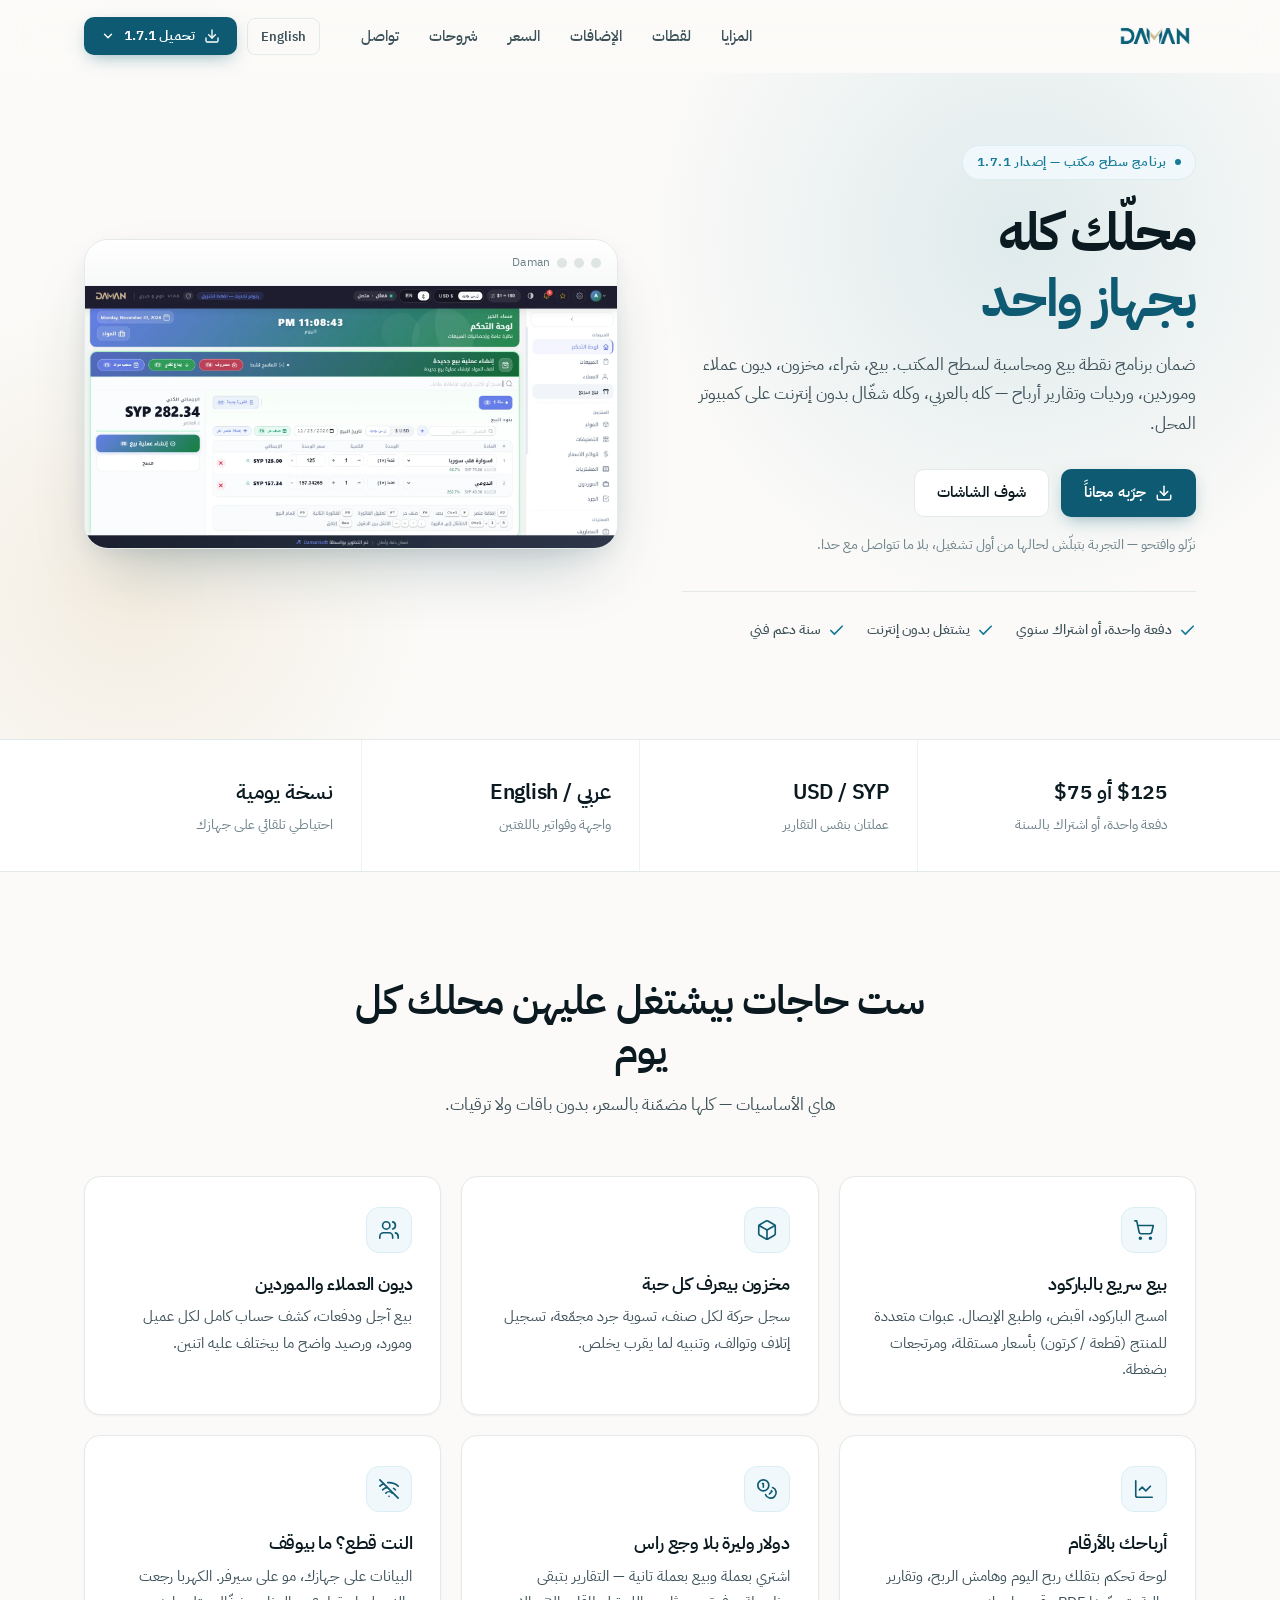
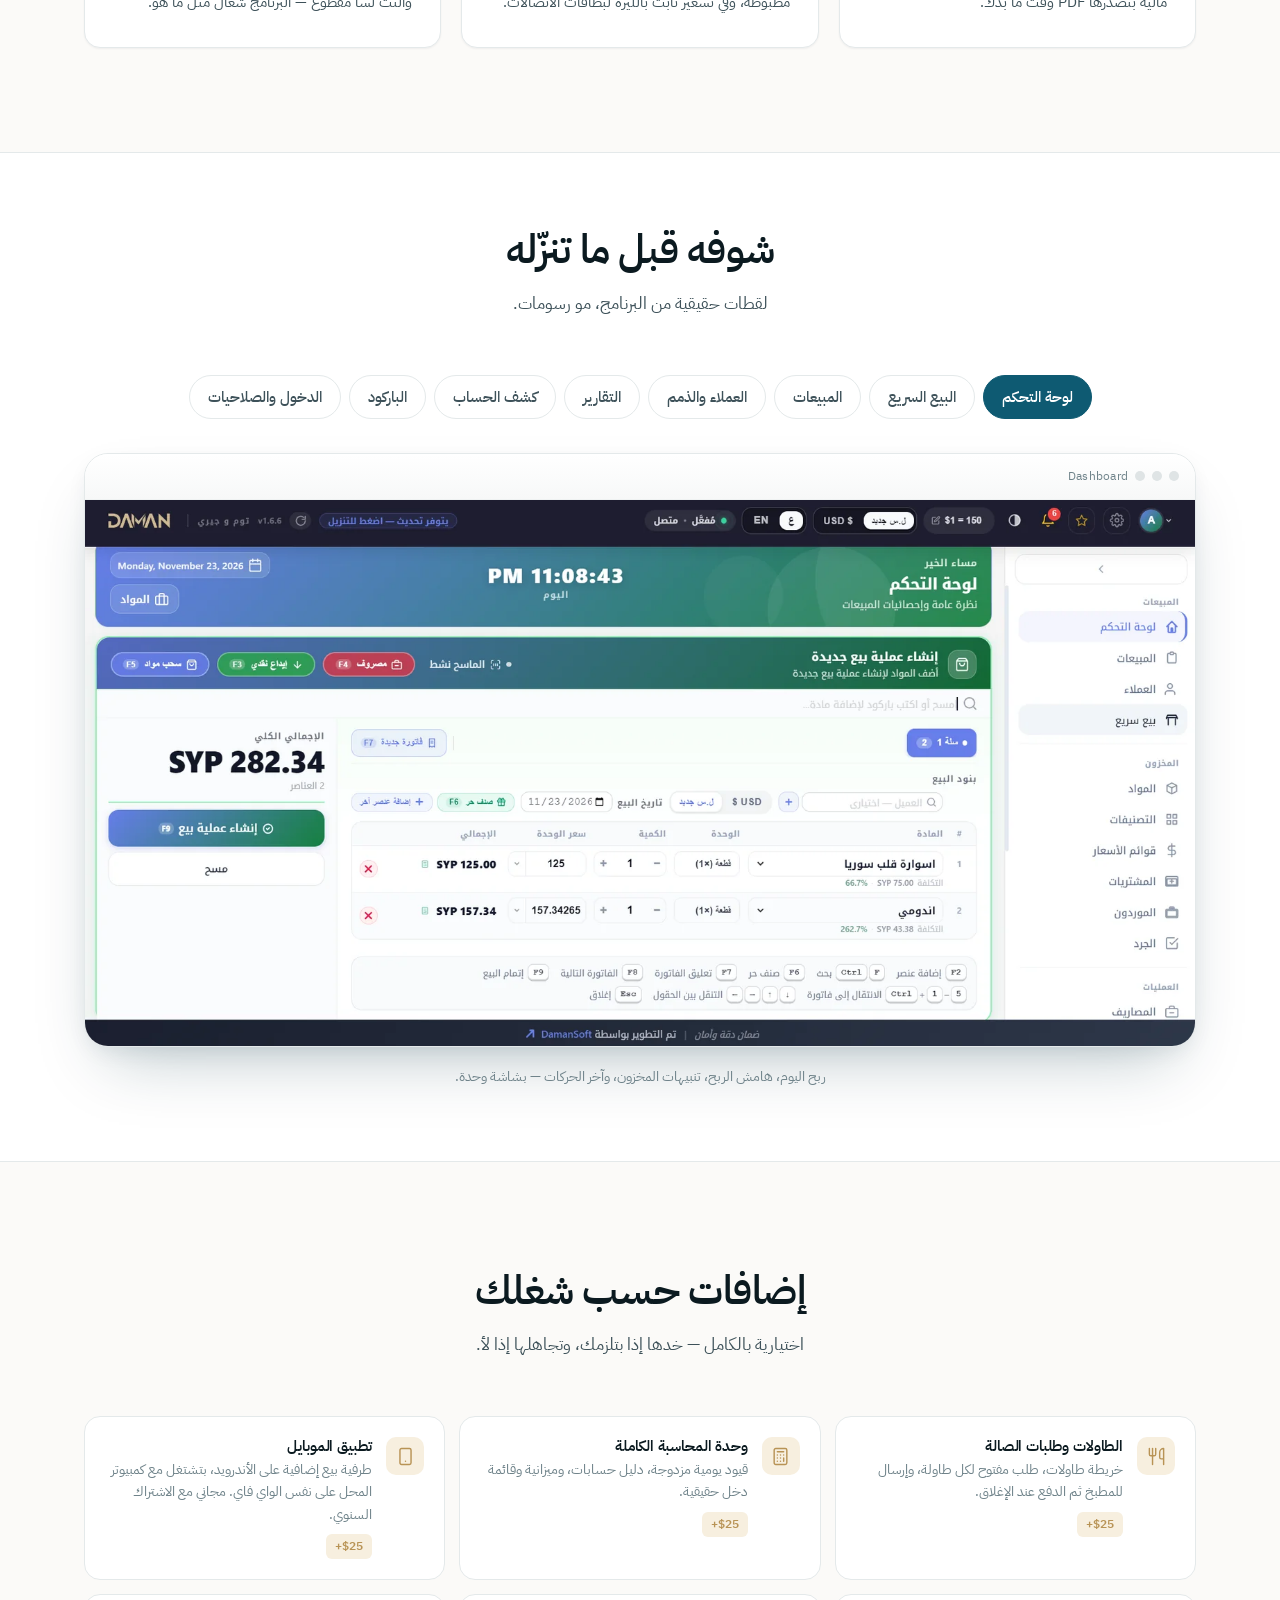
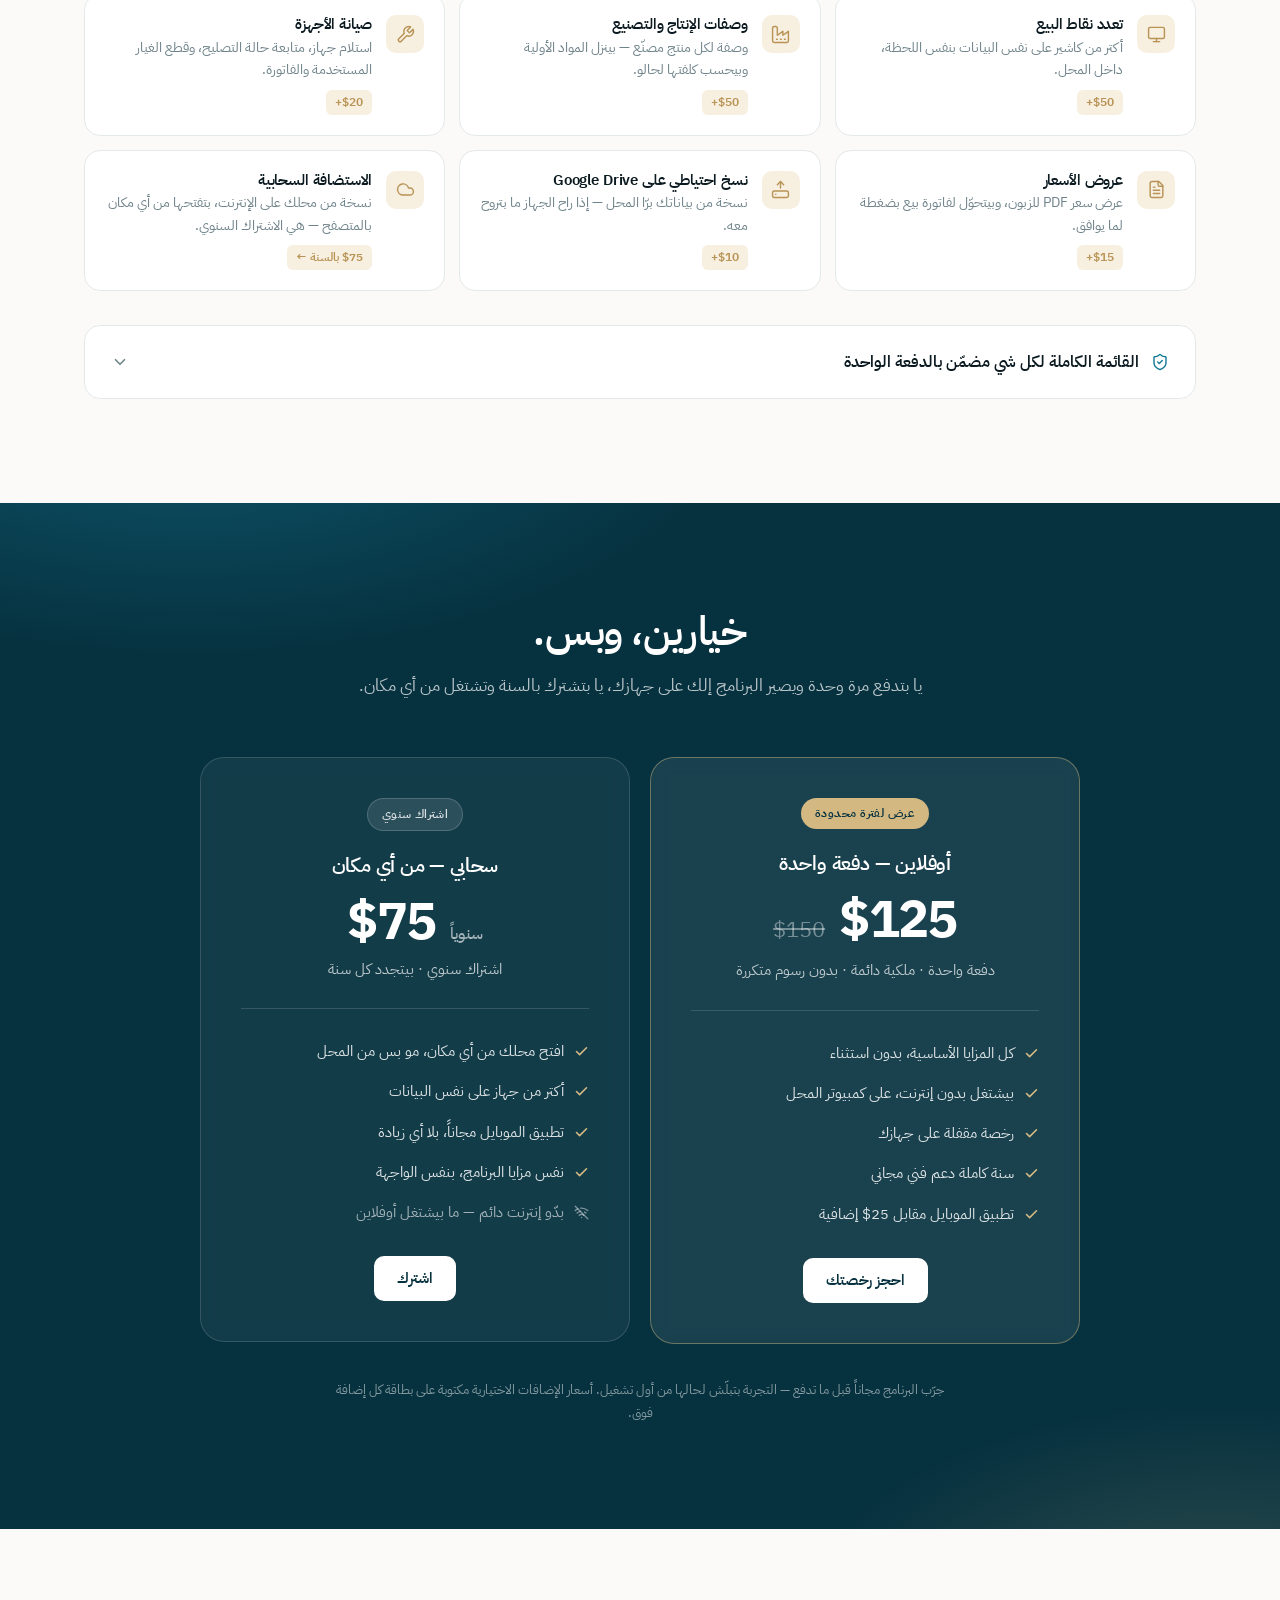
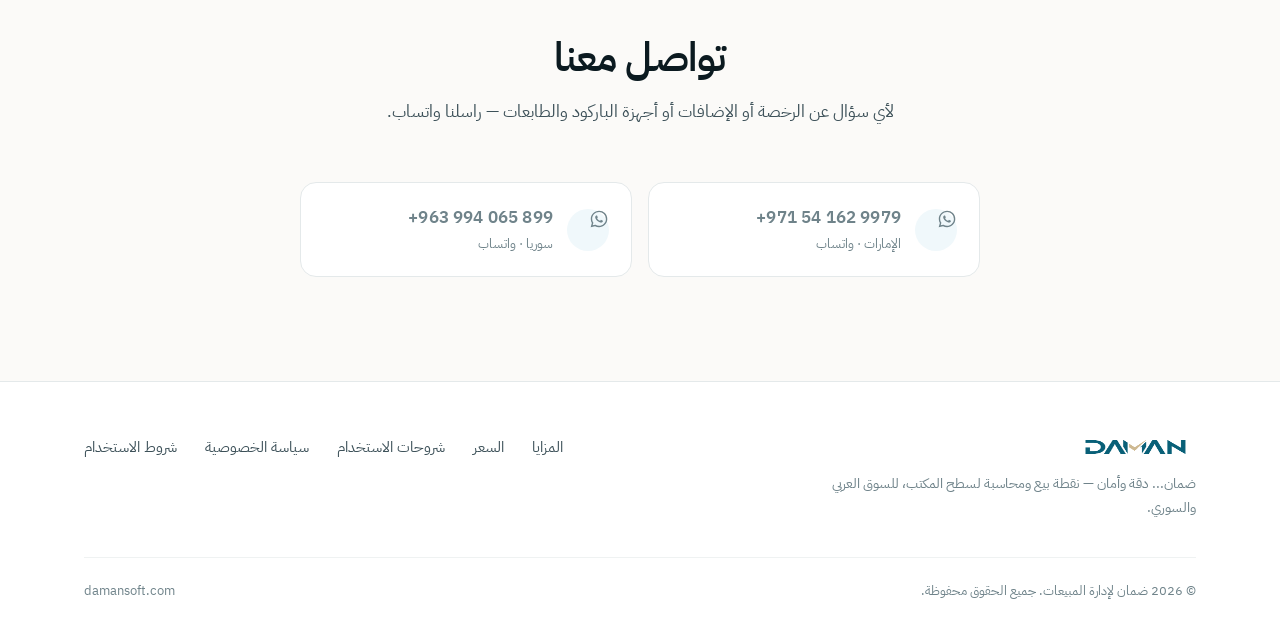
<file: index.html>
<!DOCTYPE html>
<html lang="ar" dir="rtl">
<head>
<meta charset="UTF-8">
<meta name="viewport" content="width=device-width, initial-scale=1.0">
<title>ضمان لإدارة المبيعات | Daman Sales Management</title>
<meta name="description" content="ضمان — نظام نقاط بيع سطح مكتب للمحلات العربية. يعمل بدون إنترنت، دعم تعدد العملات، ورديات، حسابات عملاء وموردين، مشتريات، تقارير PDF، وباركود.">
<meta property="og:title" content="ضمان لإدارة المبيعات | Daman Sales Management">
<meta property="og:description" content="ضمان... دقة وأمان — نقطة بيع سطح مكتب متكاملة للسوق العربي والسوري.">
<meta property="og:image" content="https://damansoft.com/dashboard.png">
<meta name="theme-color" content="#0E5A72">
<link rel="icon" type="image/x-icon" href="./icon.ico">
<link rel="preconnect" href="https://fonts.googleapis.com">
<link rel="preconnect" href="https://fonts.gstatic.com" crossorigin>
<link href="https://fonts.googleapis.com/css2?family=IBM+Plex+Sans+Arabic:wght@300;400;500;600;700&display=swap" rel="stylesheet">
<style>
/* ──────────────────────────────────────────────────────────────
   Design tokens — one place for colour, type scale, spacing.
   Palette is taken straight from the logo: deep petrol teal +
   warm sand gold, on a warm off-white (not a cold grey).
   ────────────────────────────────────────────────────────────── */
:root{
  --teal-900:#06313f;
  --teal-800:#0a475c;
  --teal-700:#0e5a72;
  --teal-600:#157b97;
  --teal-100:#dbeef4;
  --teal-50:#f0f8fb;
  --sand-600:#b89355;
  --sand-500:#d3b882;
  --sand-100:#f7efdf;
  --ink:#0b1a20;
  --ink-70:#3d5159;
  --ink-45:#6f838a;
  --line:#e4e9ea;
  --line-soft:#eff2f2;
  --bg:#fbfaf8;
  --surface:#ffffff;

  --radius-sm:10px;
  --radius:16px;
  --radius-lg:24px;

  --shadow-sm:0 1px 2px rgba(11,26,32,.05);
  --shadow:0 4px 16px -4px rgba(11,26,32,.08), 0 1px 3px rgba(11,26,32,.04);
  --shadow-lg:0 32px 64px -24px rgba(6,49,63,.28), 0 8px 24px -8px rgba(6,49,63,.12);

  --maxw:1160px;
  --ease:cubic-bezier(.22,.61,.36,1);
}

*,*::before,*::after{box-sizing:border-box;margin:0;padding:0}

html{scroll-behavior:smooth;scroll-padding-top:88px;-webkit-text-size-adjust:100%}

body{
  font-family:'IBM Plex Sans Arabic',system-ui,-apple-system,'Segoe UI',sans-serif;
  background:var(--bg);
  color:var(--ink);
  font-size:16px;
  font-weight:400;
  line-height:1.75;
  -webkit-font-smoothing:antialiased;
  text-rendering:optimizeLegibility;
}

img{max-width:100%;display:block}
a{color:inherit;text-decoration:none}
ul{list-style:none}
svg{flex:none}

/* Language switching: both languages live in the DOM, one is hidden.
   No JS needed to read the page, and both are indexable. */
html[lang="ar"] .en{display:none !important}
html[lang="en"] .ar{display:none !important}

::selection{background:var(--teal-100);color:var(--teal-900)}

:focus-visible{outline:2px solid var(--teal-600);outline-offset:3px;border-radius:6px}

/* ── Layout primitives ─────────────────────────────────────── */
.wrap{width:100%;max-width:var(--maxw);margin-inline:auto;padding-inline:24px}
.section{padding-block:104px}
.section--tight{padding-block:72px}

.eyebrow{
  display:inline-flex;align-items:center;gap:8px;
  font-size:.8125rem;font-weight:600;letter-spacing:.04em;
  color:var(--teal-600);
  background:var(--teal-50);
  border:1px solid var(--teal-100);
  border-radius:100px;
  padding:5px 14px;
  margin-bottom:20px;
}
.eyebrow .dot{width:6px;height:6px;border-radius:50%;background:var(--teal-600)}

h1,h2,h3,h4{line-height:1.25;font-weight:600;letter-spacing:-.01em}
h2{font-size:clamp(1.75rem,3.4vw,2.5rem)}
h3{font-size:1.125rem;font-weight:600}

.section-head{max-width:620px;margin-bottom:56px}
.section-head.center{margin-inline:auto;text-align:center}
.lead{color:var(--ink-70);font-size:1.0625rem;margin-top:14px}

/* ── Buttons ───────────────────────────────────────────────── */
.btn{
  display:inline-flex;align-items:center;justify-content:center;gap:9px;
  font-family:inherit;font-size:.9375rem;font-weight:600;line-height:1;
  padding:14px 22px;border-radius:var(--radius-sm);border:1px solid transparent;
  cursor:pointer;white-space:nowrap;
  transition:background .18s var(--ease),border-color .18s var(--ease),
             color .18s var(--ease),transform .18s var(--ease),box-shadow .18s var(--ease);
}
.btn:active{transform:translateY(1px)}
.btn--primary{background:var(--teal-700);color:#fff;box-shadow:0 6px 18px -6px rgba(14,90,114,.5)}
.btn--primary:hover{background:var(--teal-800);box-shadow:0 10px 24px -8px rgba(14,90,114,.55)}
.btn--ghost{background:var(--surface);color:var(--ink);border-color:var(--line)}
.btn--ghost:hover{border-color:var(--teal-600);color:var(--teal-700)}
.btn--onDark{background:#fff;color:var(--teal-900)}
.btn--onDark:hover{background:var(--sand-100)}
.btn--sm{padding:10px 16px;font-size:.875rem}

/* ── Nav ───────────────────────────────────────────────────── */
.nav{
  position:sticky;top:0;z-index:60;
  background:rgba(251,250,248,.82);
  backdrop-filter:saturate(180%) blur(16px);
  -webkit-backdrop-filter:saturate(180%) blur(16px);
  border-bottom:1px solid transparent;
  transition:border-color .25s var(--ease),box-shadow .25s var(--ease);
}
.nav.is-stuck{border-bottom-color:var(--line);box-shadow:0 1px 16px rgba(11,26,32,.04)}
.nav__inner{display:flex;align-items:center;gap:28px;height:72px}
.nav__logo img{height:30px;width:auto}
.nav__links{display:flex;align-items:center;gap:4px;margin-inline-start:auto}
.nav__links a{
  font-size:.9375rem;font-weight:500;color:var(--ink-70);
  padding:8px 13px;border-radius:8px;transition:color .18s,background .18s;
}
.nav__links a:hover{color:var(--teal-700);background:var(--teal-50)}
.nav__actions{display:flex;align-items:center;gap:10px}

.lang-toggle{
  font-family:inherit;font-size:.8125rem;font-weight:600;
  background:none;border:1px solid var(--line);color:var(--ink-70);
  padding:8px 13px;border-radius:8px;cursor:pointer;
  transition:border-color .18s,color .18s;
}
.lang-toggle:hover{border-color:var(--teal-600);color:var(--teal-700)}

/* Download dropdown — plain <details>, works without JS */
.dl{position:relative}
.dl > summary{list-style:none;cursor:pointer}
.dl > summary::-webkit-details-marker{display:none}
.dl__menu{
  position:absolute;inset-inline-end:0;top:calc(100% + 10px);
  width:max-content;min-width:272px;max-width:min(340px,calc(100vw - 36px));
  padding:7px;
  background:var(--surface);border:1px solid var(--line);
  border-radius:var(--radius);box-shadow:var(--shadow-lg);
  z-index:70;
}
.dl__menu a{
  display:flex;align-items:baseline;gap:8px;flex-wrap:wrap;
  padding:11px 13px;border-radius:9px;
  font-size:.9375rem;font-weight:500;
  transition:background .15s;
}
.dl__menu a:hover{background:var(--teal-50);color:var(--teal-800)}
.dl__menu small{color:var(--ink-45);font-weight:400;font-size:.8125rem}
.dl__caret{transition:transform .2s var(--ease)}
.dl[open] .dl__caret{transform:rotate(180deg)}

/* Phone menu — same <details> pattern, shown only where the inline links are not */
.menu{display:none;position:relative}
.menu > summary{
  list-style:none;cursor:pointer;
  display:grid;place-items:center;width:38px;height:38px;
  border:1px solid var(--line);border-radius:9px;color:var(--ink-70);
}
.menu > summary::-webkit-details-marker{display:none}
.menu > summary:hover{border-color:var(--teal-600);color:var(--teal-700)}
.menu__panel{
  position:fixed;inset-inline-end:18px;top:72px;
  width:min(280px,calc(100vw - 36px));
  background:var(--surface);border:1px solid var(--line);
  border-radius:var(--radius);box-shadow:var(--shadow-lg);
  padding:7px;z-index:70;
}
.menu__panel a{display:block;padding:12px 14px;border-radius:9px;font-size:.9375rem;font-weight:500}
.menu__panel a:hover{background:var(--teal-50);color:var(--teal-800)}

/* ── Hero ──────────────────────────────────────────────────── */
.hero{position:relative;overflow:hidden;padding-block:72px 96px}
.hero::before{
  /* soft brand glow behind the headline, no hard edges */
  content:'';position:absolute;z-index:0;
  inset-inline-start:-10%;top:-34%;
  width:780px;height:780px;border-radius:50%;
  background:radial-gradient(circle,rgba(21,123,151,.12) 0%,rgba(21,123,151,0) 68%);
  pointer-events:none;
}
.hero::after{
  content:'';position:absolute;z-index:0;
  inset-inline-end:-14%;bottom:-24%;
  width:620px;height:620px;border-radius:50%;
  background:radial-gradient(circle,rgba(211,184,130,.20) 0%,rgba(211,184,130,0) 68%);
  pointer-events:none;
}
.hero .wrap{position:relative;z-index:1}
.hero__grid{display:grid;grid-template-columns:minmax(0,1fr) minmax(0,1.04fr);gap:64px;align-items:center}
.hero h1{font-size:clamp(2.1rem,4.6vw,3.3rem);font-weight:700;letter-spacing:-.025em}
.hero h1 em{font-style:normal;color:var(--teal-700)}
.hero__sub{color:var(--ink-70);font-size:1.0625rem;margin-top:18px;max-width:34em}
.hero__cta{display:flex;flex-wrap:wrap;gap:12px;margin-top:30px}
.hero__note{font-size:.875rem;color:var(--ink-45);margin-top:16px;max-width:38em}

.hero__trust{
  display:flex;flex-wrap:wrap;gap:8px 22px;
  margin-top:34px;padding-top:26px;border-top:1px solid var(--line);
}
.hero__trust li{
  display:flex;align-items:center;gap:7px;
  font-size:.875rem;font-weight:500;color:var(--ink-70);
}
.hero__trust svg{color:var(--teal-600)}

/* App-window frame around the screenshot */
.shot{
  background:var(--surface);
  border:1px solid var(--line);
  border-radius:var(--radius-lg);
  box-shadow:var(--shadow-lg);
  overflow:hidden;
}
.shot__bar{
  display:flex;align-items:center;gap:7px;
  padding:12px 16px;
  background:linear-gradient(180deg,#fff,#f7f8f8);
  border-bottom:1px solid var(--line-soft);
}
.shot__bar i{width:10px;height:10px;border-radius:50%;background:#dfe4e5;display:block}
.shot__bar span{
  margin-inline-start:auto;font-size:.75rem;color:var(--ink-45);
  letter-spacing:.02em;direction:ltr;
}
.shot img{width:100%;height:auto;display:block}
/* A printed document sits as a paper sheet on a tinted ground, not stretched */
.shot--doc{background:var(--teal-50)}
.shot--doc img{
  width:auto;max-width:min(640px,100%);
  margin:30px auto;
  border:1px solid var(--line);border-radius:10px;
  box-shadow:0 14px 34px -14px rgba(6,49,63,.26);
}

/* ── Fact strip ────────────────────────────────────────────── */
.facts{border-block:1px solid var(--line);background:var(--surface)}
.facts__grid{display:grid;grid-template-columns:repeat(4,1fr)}
.facts__item{padding:34px 28px;border-inline-start:1px solid var(--line-soft)}
.facts__item:first-child{border-inline-start:0}
.facts__item strong{display:block;font-size:1.3125rem;font-weight:600;letter-spacing:-.01em}
.facts__item span{display:block;font-size:.875rem;color:var(--ink-45);margin-top:2px}

/* ── Feature cards ─────────────────────────────────────────── */
.cards{display:grid;grid-template-columns:repeat(3,1fr);gap:20px}
.card{
  position:relative;
  background:var(--surface);
  border:1px solid var(--line);
  border-radius:var(--radius);
  padding:30px 28px 32px;
  box-shadow:var(--shadow-sm);
  transition:border-color .22s var(--ease),transform .22s var(--ease),box-shadow .22s var(--ease);
}
.card:hover{transform:translateY(-3px);border-color:var(--teal-100);box-shadow:var(--shadow)}
.card__icon{
  display:grid;place-items:center;
  width:46px;height:46px;border-radius:13px;
  background:var(--teal-50);color:var(--teal-700);
  border:1px solid var(--teal-100);
  margin-bottom:20px;
}
.card h3{margin-bottom:8px}
.card p{color:var(--ink-70);font-size:.9375rem}

/* ── Screenshot tabs ───────────────────────────────────────── */
.tabs{display:flex;flex-wrap:wrap;gap:8px;justify-content:center;margin-bottom:34px}
.tab{
  font-family:inherit;font-size:.9375rem;font-weight:500;
  padding:10px 18px;border-radius:100px;cursor:pointer;
  background:var(--surface);border:1px solid var(--line);color:var(--ink-70);
  transition:all .18s var(--ease);
}
.tab:hover{border-color:var(--teal-600);color:var(--teal-700)}
.tab[aria-selected="true"]{background:var(--teal-700);border-color:var(--teal-700);color:#fff}
.panel{display:none}
.panel[data-active]{display:block;animation:fade .4s var(--ease)}
@keyframes fade{from{opacity:0;transform:translateY(8px)}to{opacity:1;transform:none}}
.panel__cap{text-align:center;color:var(--ink-45);font-size:.875rem;margin-top:18px}

/* ── Add-ons ───────────────────────────────────────────────── */
.addons{display:grid;grid-template-columns:repeat(3,1fr);gap:14px}
.addon{
  display:flex;align-items:flex-start;gap:14px;
  background:var(--surface);border:1px solid var(--line);
  border-radius:var(--radius);padding:20px;
  transition:border-color .2s var(--ease)}
.addon:hover{border-color:var(--teal-100)}
.addon__ic{
  display:grid;place-items:center;flex:none;
  width:38px;height:38px;border-radius:10px;
  background:var(--sand-100);color:var(--sand-600);
}
.addon h4{font-size:.9375rem;font-weight:600;margin-bottom:3px}
.addon p{font-size:.875rem;color:var(--ink-45);line-height:1.6}
.addon .tagp{
  display:inline-block;margin-top:8px;
  font-size:.75rem;font-weight:600;color:var(--sand-600);
  background:var(--sand-100);border-radius:6px;padding:2px 9px;
  /* "+$29" must not be flipped to "$29+" by the RTL bidi algorithm. */
  direction:ltr;
}
.addon .tagp--word{direction:inherit}

/* ── Full list (collapsed) ─────────────────────────────────── */
.all{
  background:var(--surface);border:1px solid var(--line);
  border-radius:var(--radius);overflow:hidden;
}
.all > summary{
  list-style:none;cursor:pointer;
  display:flex;align-items:center;gap:12px;
  padding:22px 26px;font-weight:600;
  transition:background .18s;
}
.all > summary::-webkit-details-marker{display:none}
.all > summary:hover{background:var(--teal-50)}
.all > summary .chev{margin-inline-start:auto;color:var(--ink-45);transition:transform .22s var(--ease)}
.all[open] > summary .chev{transform:rotate(180deg)}
.all[open] > summary{border-bottom:1px solid var(--line-soft)}
.all__body{padding:26px;columns:2;column-gap:40px}
.all__body li{
  display:flex;gap:10px;align-items:flex-start;
  font-size:.9375rem;color:var(--ink-70);
  padding-block:6px;break-inside:avoid;
}
.all__body svg{color:var(--teal-600);margin-top:6px}

/* ── Pricing (dark band) ───────────────────────────────────── */
.price-band{
  background:var(--teal-900);
  background-image:
    radial-gradient(900px 420px at 15% -10%,rgba(21,123,151,.5),transparent 62%),
    radial-gradient(700px 380px at 95% 110%,rgba(211,184,130,.22),transparent 60%);
  color:#fff;
}
.price-band h2{color:#fff}
.price-band .lead{color:rgba(255,255,255,.72)}
.price-grid{
  display:grid;grid-template-columns:repeat(2,1fr);gap:20px;
  max-width:880px;margin-inline:auto;align-items:start;
}
.price-card{
  background:rgba(255,255,255,.055);
  border:1px solid rgba(255,255,255,.14);
  border-radius:var(--radius-lg);
  padding:40px;
  backdrop-filter:blur(8px);
  -webkit-backdrop-filter:blur(8px);
  text-align:center;
}
.price-card--main{border-color:rgba(211,184,130,.45);background:rgba(255,255,255,.08)}
.price-card .badge{
  display:inline-block;
  font-size:.75rem;font-weight:600;letter-spacing:.04em;
  color:var(--teal-900);background:var(--sand-500);
  border-radius:100px;padding:5px 14px;margin-bottom:22px;
}
.price-card .badge--plain{
  color:rgba(255,255,255,.82);background:rgba(255,255,255,.1);
  border:1px solid rgba(255,255,255,.18);
}
.price-card h3{font-size:1.25rem;color:#fff;font-weight:600}
.price-row{
  display:flex;align-items:baseline;justify-content:center;gap:14px;
  margin:18px 0 8px;direction:ltr;
}
.price-row .was{font-size:1.375rem;color:rgba(255,255,255,.4);text-decoration:line-through}
.price-row .now{font-size:3.25rem;font-weight:700;letter-spacing:-.03em;line-height:1}
.price-row .per{font-size:1rem;color:rgba(255,255,255,.6);font-weight:500}
.price-card .once{color:rgba(255,255,255,.72);font-size:.9375rem}
.price-band .fine{
  color:rgba(255,255,255,.5);font-size:.8125rem;
  margin-top:34px;line-height:1.8;
}
.price-card .btn{margin-top:26px}

.price-points{
  display:grid;gap:4px;
  text-align:start;margin-top:26px;padding-top:24px;
  border-top:1px solid rgba(255,255,255,.14);
}
.price-points li{
  display:flex;gap:10px;align-items:flex-start;
  font-size:.9375rem;color:rgba(255,255,255,.86);padding-block:5px;
}
.price-points svg{color:var(--sand-500);margin-top:6px}

/* ── Contact ───────────────────────────────────────────────── */
.contact-grid{display:grid;grid-template-columns:repeat(2,1fr);gap:16px;max-width:680px;margin-inline:auto}
.num{
  display:flex;align-items:center;gap:14px;
  background:var(--surface);border:1px solid var(--line);
  border-radius:var(--radius);padding:20px 22px;
  transition:border-color .2s var(--ease),transform .2s var(--ease),box-shadow .2s var(--ease);
}
.num:hover{border-color:var(--teal-600);transform:translateY(-2px);box-shadow:var(--shadow)}
.num__ic{
  display:grid;place-items:center;flex:none;
  width:42px;height:42px;border-radius:50%;
  background:var(--teal-50);color:var(--teal-700);
}
.num b{display:block;font-size:1.0625rem;font-weight:600;direction:ltr;letter-spacing:.01em}
.num span{display:block;font-size:.8125rem;color:var(--ink-45)}

/* ── Footer ────────────────────────────────────────────────── */
.foot{border-top:1px solid var(--line);background:var(--surface);padding-block:52px 40px}
.foot__top{display:flex;flex-wrap:wrap;gap:28px;align-items:flex-start;justify-content:space-between}
.foot__brand img{height:26px}
.foot__brand p{font-size:.875rem;color:var(--ink-45);margin-top:12px;max-width:26em}
.foot__links{display:flex;flex-wrap:wrap;gap:10px 28px}
.foot__links a{font-size:.9375rem;color:var(--ink-70);transition:color .18s}
.foot__links a:hover{color:var(--teal-700)}
.foot__bar{
  margin-top:36px;padding-top:22px;border-top:1px solid var(--line-soft);
  display:flex;flex-wrap:wrap;gap:10px 20px;justify-content:space-between;
  font-size:.8125rem;color:var(--ink-45);
}

/* ── Scroll reveal ─────────────────────────────────────────── */
.reveal{opacity:0;transform:translateY(18px);transition:opacity .6s var(--ease),transform .6s var(--ease)}
.reveal.in{opacity:1;transform:none}

@media (prefers-reduced-motion:reduce){
  *{animation-duration:.01ms !important;transition-duration:.01ms !important;scroll-behavior:auto !important}
  .reveal{opacity:1;transform:none}
}

/* ── Responsive ────────────────────────────────────────────── */
@media (max-width:1000px){
  .hero__grid{grid-template-columns:1fr;gap:48px}
  .cards,.addons{grid-template-columns:repeat(2,1fr)}
  .price-grid{max-width:620px;grid-template-columns:1fr}
  .facts__grid{grid-template-columns:repeat(2,1fr)}
  .facts__item:nth-child(3){border-inline-start:0}
  .facts__item:nth-child(n+3){border-top:1px solid var(--line-soft)}
  .nav__links{display:none}
  .menu{display:block}
}
@media (max-width:760px){
  .section{padding-block:72px}
  .wrap{padding-inline:18px}
  .hero{padding-block:48px 72px}
  .cards,.addons,.contact-grid,.price-grid{grid-template-columns:1fr}
  .all__body{columns:1;padding:20px}
  .dl > summary .dlv{display:none}
  .price-card{padding:30px 22px}
  .price-row .now{font-size:3rem}
  .nav__inner{height:64px;gap:14px}
  .nav__logo img{height:26px}
  .hero__cta .btn{flex:1 1 100%}
  .dl__menu{position:fixed;inset-inline-end:18px;top:72px;min-width:0;width:min(320px,calc(100vw - 36px))}
  .foot__top{flex-direction:column}
}
</style>
</head>
<body>

<!-- Icon sprite: Lucide outline icons, inlined once and referenced with <use>. -->
<svg width="0" height="0" style="position:absolute" aria-hidden="true" focusable="false">
  <defs>
    <g id="i-cart"><circle cx="8" cy="21" r="1"/><circle cx="19" cy="21" r="1"/><path d="M2.05 2.05h2l2.66 12.42a2 2 0 0 0 2 1.58h9.78a2 2 0 0 0 1.95-1.57l1.65-7.43H5.12"/></g>
    <g id="i-box"><path d="M21 8a2 2 0 0 0-1-1.73l-7-4a2 2 0 0 0-2 0l-7 4A2 2 0 0 0 3 8v8a2 2 0 0 0 1 1.73l7 4a2 2 0 0 0 2 0l7-4A2 2 0 0 0 21 16Z"/><path d="m3.3 7 8.7 5 8.7-5"/><path d="M12 22V12"/></g>
    <g id="i-users"><path d="M16 21v-2a4 4 0 0 0-4-4H6a4 4 0 0 0-4 4v2"/><circle cx="9" cy="7" r="4"/><path d="M22 21v-2a4 4 0 0 0-3-3.87"/><path d="M16 3.13a4 4 0 0 1 0 7.75"/></g>
    <g id="i-chart"><path d="M3 3v16a2 2 0 0 0 2 2h16"/><path d="m19 9-5 5-4-4-3 3"/></g>
    <g id="i-offline"><path d="M12 20h.01"/><path d="M8.5 16.43a5 5 0 0 1 7 0"/><path d="M5 12.86a10 10 0 0 1 5.17-2.69"/><path d="M19 12.86a10 10 0 0 0-2.01-1.52"/><path d="M2 8.82a15 15 0 0 1 4.18-2.64"/><path d="M22 8.82a15 15 0 0 0-11.29-3.76"/><path d="m2 2 20 20"/></g>
    <g id="i-coins"><circle cx="8" cy="8" r="6"/><path d="M18.09 10.37A6 6 0 1 1 10.34 18"/><path d="M7 6h1v4"/><path d="m16.71 13.88.7.71-2.82 2.82"/></g>
    <g id="i-check"><path d="m20 6-11 11-5-5"/></g>
    <g id="i-down"><path d="M21 15v4a2 2 0 0 1-2 2H5a2 2 0 0 1-2-2v-4"/><path d="m7 10 5 5 5-5"/><path d="M12 15V3"/></g>
    <g id="i-chev"><path d="m6 9 6 6 6-6"/></g>
    <g id="i-menu"><path d="M4 6h16"/><path d="M4 12h16"/><path d="M4 18h16"/></g>
    <g id="i-phone"><path d="M22 16.92v3a2 2 0 0 1-2.18 2 19.79 19.79 0 0 1-8.63-3.07 19.5 19.5 0 0 1-6-6 19.79 19.79 0 0 1-3.07-8.67A2 2 0 0 1 4.11 2h3a2 2 0 0 1 2 1.72c.13.96.36 1.9.7 2.81a2 2 0 0 1-.45 2.11L8.09 9.91a16 16 0 0 0 6 6l1.27-1.27a2 2 0 0 1 2.11-.45c.9.34 1.85.57 2.81.7A2 2 0 0 1 22 16.92Z"/></g>
    <!-- The one FILLED glyph in this sprite: it is WhatsApp's own mark, and an
         outlined redraw of it stops being recognisable, which is the only reason
         a brand mark is here at all. Its two use sites override the fill="none"
         stroke="currentColor" pair every other icon relies on. -->
    <g id="i-whatsapp"><path d="M12.04 2C6.58 2 2.13 6.45 2.13 11.91c0 1.75.46 3.46 1.32 4.96L2 22l5.25-1.38a9.87 9.87 0 0 0 4.79 1.22h.01c5.46 0 9.91-4.45 9.91-9.91 0-2.65-1.03-5.14-2.9-7.01A9.82 9.82 0 0 0 12.04 2Zm0 1.67c2.2 0 4.27.86 5.83 2.42a8.19 8.19 0 0 1 2.41 5.82c0 4.54-3.7 8.24-8.25 8.24a8.2 8.2 0 0 1-4.19-1.15l-.3-.18-3.11.82.83-3.04-.2-.31a8.17 8.17 0 0 1-1.26-4.38c0-4.54 3.7-8.24 8.24-8.24Zm-3.2 4.03c-.15 0-.4.06-.6.29-.21.22-.8.78-.8 1.9s.82 2.2.93 2.36c.12.15 1.6 2.44 3.87 3.42.54.23.96.37 1.29.48.54.17 1.04.15 1.43.09.44-.07 1.34-.55 1.53-1.08.19-.53.19-.98.13-1.08-.06-.1-.21-.15-.44-.27-.23-.11-1.34-.66-1.55-.74-.21-.07-.36-.11-.51.12-.15.22-.58.73-.71.88-.13.15-.26.17-.49.06-.23-.12-.96-.36-1.84-1.14-.68-.6-1.14-1.35-1.27-1.58-.13-.22-.02-.34.1-.46.1-.1.23-.26.34-.4.11-.13.15-.22.23-.37.07-.15.04-.29-.02-.4-.06-.12-.5-1.23-.69-1.68-.18-.44-.37-.38-.5-.39-.13 0-.28-.01-.43-.01Z"/></g>
    <g id="i-table"><path d="M3 2v7c0 1.1.9 2 2 2h4a2 2 0 0 0 2-2V2"/><path d="M7 2v20"/><path d="M21 15V2a5 5 0 0 0-5 5v6c0 1.1.9 2 2 2h3Zm0 0v7"/></g>
    <g id="i-wrench"><path d="M14.7 6.3a1 1 0 0 0 0 1.4l1.6 1.6a1 1 0 0 0 1.4 0l3.77-3.77a6 6 0 0 1-7.94 7.94l-6.91 6.91a2.12 2.12 0 0 1-3-3l6.91-6.91a6 6 0 0 1 7.94-7.94l-3.76 3.76Z"/></g>
    <g id="i-cloud"><path d="M17.5 19H9a7 7 0 1 1 6.71-9h1.79a4.5 4.5 0 1 1 0 9Z"/></g>
    <g id="i-phone-app"><rect width="14" height="20" x="5" y="2" rx="2"/><path d="M12 18h.01"/></g>
    <g id="i-calc"><rect width="16" height="20" x="4" y="2" rx="2"/><path d="M8 6h8"/><path d="M16 14v4"/><path d="M16 10h.01"/><path d="M12 10h.01"/><path d="M8 10h.01"/><path d="M12 14h.01"/><path d="M8 14h.01"/><path d="M12 18h.01"/><path d="M8 18h.01"/></g>
    <g id="i-quote"><path d="M15 2H6a2 2 0 0 0-2 2v16a2 2 0 0 0 2 2h12a2 2 0 0 0 2-2V7Z"/><path d="M14 2v4a2 2 0 0 0 2 2h4"/><path d="M16 13H8"/><path d="M16 17H8"/><path d="M10 9H8"/></g>
    <g id="i-monitor"><rect width="20" height="14" x="2" y="3" rx="2"/><path d="M8 21h8"/><path d="M12 17v4"/></g>
    <g id="i-factory"><path d="M2 20a2 2 0 0 0 2 2h16a2 2 0 0 0 2-2V8l-7 5V8l-7 5V4a2 2 0 0 0-2-2H4a2 2 0 0 0-2 2Z"/><path d="M17 18h1"/><path d="M12 18h1"/><path d="M7 18h1"/></g>
    <g id="i-backup"><path d="m16 6-4-4-4 4"/><path d="M12 2v8"/><rect width="20" height="8" x="2" y="14" rx="2"/><path d="M6 18h.01"/></g>
    <g id="i-clock"><circle cx="12" cy="12" r="10"/><path d="M12 6v6l4 2"/></g>
    <g id="i-shield"><path d="M20 13c0 5-3.5 7.5-7.66 8.95a1 1 0 0 1-.67-.01C7.5 20.5 4 18 4 13V6a1 1 0 0 1 1-1c2 0 4.5-1.2 6.24-2.72a1.17 1.17 0 0 1 1.52 0C14.51 3.81 17 5 19 5a1 1 0 0 1 1 1Z"/><path d="m9 12 2 2 4-4"/></g>
    <g id="i-barcode"><path d="M3 7V5a2 2 0 0 1 2-2h2"/><path d="M17 3h2a2 2 0 0 1 2 2v2"/><path d="M21 17v2a2 2 0 0 1-2 2h-2"/><path d="M7 21H5a2 2 0 0 1-2-2v-2"/><path d="M8 7v10"/><path d="M12 7v10"/><path d="M17 7v10"/></g>
  </defs>
</svg>

<!-- ══ NAV ══════════════════════════════════════════════════ -->
<nav class="nav" id="nav">
  <div class="wrap nav__inner">
    <a href="#top" class="nav__logo" aria-label="Daman">
      <img src="./logo-dark.png" alt="Daman" width="140" height="30">
    </a>

    <div class="nav__links">
      <a href="#features"><span class="ar">المزايا</span><span class="en">Features</span></a>
      <a href="#screens"><span class="ar">لقطات</span><span class="en">Screens</span></a>
      <a href="#addons"><span class="ar">الإضافات</span><span class="en">Add-ons</span></a>
      <a href="#pricing"><span class="ar">السعر</span><span class="en">Pricing</span></a>
      <a href="./tutorials/index.html"><span class="ar">شروحات</span><span class="en">Guides</span></a>
      <a href="#contact"><span class="ar">تواصل</span><span class="en">Contact</span></a>
    </div>

    <div class="nav__actions">
      <button class="lang-toggle" onclick="toggleLanguage()" aria-label="Switch language">
        <span class="ar">English</span><span class="en">العربية</span>
      </button>

      <details class="dl" id="dlMenu">
        <summary class="btn btn--primary btn--sm">
          <svg width="16" height="16" viewBox="0 0 24 24" fill="none" stroke="currentColor" stroke-width="2" stroke-linecap="round" stroke-linejoin="round"><use href="#i-down"/></svg>
          <span class="ar">تحميل <span class="dlv"><span class="dl-version">1.7.1</span></span></span>
          <span class="en">Download <span class="dlv"><span class="dl-version">1.7.1</span></span></span>
          <svg class="dl__caret" width="14" height="14" viewBox="0 0 24 24" fill="none" stroke="currentColor" stroke-width="2.4" stroke-linecap="round" stroke-linejoin="round"><use href="#i-chev"/></svg>
        </summary>
        <div class="dl__menu">
          <a href="https://dl.damansoft.com/Daman_1.7.1_generic.exe">
            <span class="ar">ويندوز 64 بت</span><span class="en">Windows 64-bit</span>
            <small class="ar">معظم الأجهزة</small><small class="en">most PCs</small>
          </a>
          <a href="https://dl.damansoft.com/32-Daman_1.7.1_generic.exe">
            <span class="ar">ويندوز 32 بت</span><span class="en">Windows 32-bit</span>
            <small class="ar">الأجهزة القديمة</small><small class="en">older PCs</small>
          </a>
          <a href="https://dl.damansoft.com/Daman_1.7.1_generic.apk">
            <span class="ar">أندرويد</span><span class="en">Android</span>
            <small class="ar">طرفية موبايل <span class="dl-apk-version">1.7.1</span></small>
            <small class="en">phone till <span class="dl-apk-version">1.7.1</span></small>
          </a>
        </div>
      </details>

      <details class="menu" id="navMenu">
        <summary aria-label="Menu">
          <svg width="19" height="19" viewBox="0 0 24 24" fill="none" stroke="currentColor" stroke-width="2" stroke-linecap="round" stroke-linejoin="round"><use href="#i-menu"/></svg>
        </summary>
        <div class="menu__panel">
          <a href="#features"><span class="ar">المزايا</span><span class="en">Features</span></a>
          <a href="#screens"><span class="ar">لقطات من البرنامج</span><span class="en">Screens</span></a>
          <a href="#addons"><span class="ar">الإضافات</span><span class="en">Add-ons</span></a>
          <a href="#pricing"><span class="ar">السعر</span><span class="en">Pricing</span></a>
          <a href="./tutorials/index.html"><span class="ar">شروحات الاستخدام</span><span class="en">Guides</span></a>
          <a href="#contact"><span class="ar">تواصل معنا</span><span class="en">Contact</span></a>
        </div>
      </details>
    </div>
  </div>
</nav>

<!-- ══ HERO ═════════════════════════════════════════════════ -->
<header class="hero" id="top">
  <div class="wrap">
    <div class="hero__grid">
      <div>
        <span class="eyebrow">
          <span class="dot"></span>
          <span class="ar">برنامج سطح مكتب — إصدار <span class="dl-version">1.7.1</span></span>
          <span class="en">Desktop app — version <span class="dl-version">1.7.1</span></span>
        </span>

        <h1 class="ar">محلّك كله<br><em>بجهاز واحد</em></h1>
        <h1 class="en">Your whole shop<br><em>on one machine</em></h1>

        <p class="hero__sub ar">
          ضمان برنامج نقطة بيع ومحاسبة لسطح المكتب. بيع، شراء، مخزون، ديون عملاء وموردين،
          ورديات وتقارير أرباح — كله بالعربي، وكله شغّال بدون إنترنت على كمبيوتر المحل.
        </p>
        <p class="hero__sub en">
          Daman is a desktop POS and accounting app. Sales, purchases, inventory, client and
          supplier credit, shifts and profit reports — Arabic-first, and fully working offline
          on the shop's own PC.
        </p>

        <div class="hero__cta">
          <a href="https://dl.damansoft.com/Daman_1.7.1_generic.exe" class="btn btn--primary">
            <svg width="18" height="18" viewBox="0 0 24 24" fill="none" stroke="currentColor" stroke-width="2" stroke-linecap="round" stroke-linejoin="round"><use href="#i-down"/></svg>
            <span class="ar">جرّبه مجاناً</span><span class="en">Try it free</span>
          </a>
          <a href="#screens" class="btn btn--ghost">
            <span class="ar">شوف الشاشات</span><span class="en">See the screens</span>
          </a>
        </div>

        <p class="hero__note ar">
          نزّلو وافتحو — التجربة بتبلّش لحالها من أول تشغيل، بلا ما تتواصل مع حدا.
        </p>
        <p class="hero__note en">
          Download it and open it — the trial starts itself on first run, with nobody to contact.
        </p>

        <ul class="hero__trust">
          <li>
            <svg width="17" height="17" viewBox="0 0 24 24" fill="none" stroke="currentColor" stroke-width="2.4" stroke-linecap="round" stroke-linejoin="round"><use href="#i-check"/></svg>
            <span class="ar">دفعة واحدة، أو اشتراك سنوي</span><span class="en">One payment, or a yearly plan</span>
          </li>
          <li>
            <svg width="17" height="17" viewBox="0 0 24 24" fill="none" stroke="currentColor" stroke-width="2.4" stroke-linecap="round" stroke-linejoin="round"><use href="#i-check"/></svg>
            <span class="ar">يشتغل بدون إنترنت</span><span class="en">Works offline</span>
          </li>
          <li>
            <svg width="17" height="17" viewBox="0 0 24 24" fill="none" stroke="currentColor" stroke-width="2.4" stroke-linecap="round" stroke-linejoin="round"><use href="#i-check"/></svg>
            <span class="ar">سنة دعم فني</span><span class="en">One year of support</span>
          </li>
        </ul>
      </div>

      <div class="shot">
        <div class="shot__bar"><i></i><i></i><i></i><span>Daman</span></div>
        <picture>
          <source srcset="./dashboard.webp" type="image/webp">
          <img src="./dashboard.png" alt="لوحة تحكم ضمان" width="1600" height="787" fetchpriority="high">
        </picture>
      </div>
    </div>
  </div>
</header>

<!-- ══ FACTS ════════════════════════════════════════════════ -->
<section class="facts">
  <div class="wrap">
    <div class="facts__grid">
      <div class="facts__item">
        <strong class="ar"><bdi dir="ltr">$125</bdi> أو <bdi dir="ltr" data-price="cloudHosting">$75</bdi></strong><strong class="en">$125 or <bdi dir="ltr" data-price="cloudHosting">$75</bdi></strong>
        <span class="ar">دفعة واحدة، أو اشتراك بالسنة</span><span class="en">one-time, or a yearly subscription</span>
      </div>
      <div class="facts__item">
        <strong class="ar">USD / SYP</strong><strong class="en">USD / SYP</strong>
        <span class="ar">عملتان بنفس التقارير</span><span class="en">two currencies, one report</span>
      </div>
      <div class="facts__item">
        <strong class="ar">عربي / English</strong><strong class="en">Arabic / English</strong>
        <span class="ar">واجهة وفواتير باللغتين</span><span class="en">interface and invoices in both</span>
      </div>
      <div class="facts__item">
        <strong class="ar">نسخة يومية</strong><strong class="en">Daily backup</strong>
        <span class="ar">احتياطي تلقائي على جهازك</span><span class="en">automatic, on your own PC</span>
      </div>
    </div>
  </div>
</section>

<!-- ══ FEATURES ═════════════════════════════════════════════ -->
<section class="section" id="features">
  <div class="wrap">
    <div class="section-head center reveal">
      <h2 class="ar">ست حاجات بيشتغل عليهن محلك كل يوم</h2>
      <h2 class="en">Six things your shop runs on every day</h2>
      <p class="lead ar">هاي الأساسيات — كلها مضمّنة بالسعر، بدون باقات ولا ترقيات.</p>
      <p class="lead en">These are the basics — all included in the price, no tiers, no upgrades.</p>
    </div>

    <div class="cards">
      <article class="card reveal">
        <div class="card__icon"><svg width="22" height="22" viewBox="0 0 24 24" fill="none" stroke="currentColor" stroke-width="1.8" stroke-linecap="round" stroke-linejoin="round"><use href="#i-cart"/></svg></div>
        <h3 class="ar">بيع سريع بالباركود</h3>
        <h3 class="en">Fast barcode selling</h3>
        <p class="ar">امسح الباركود، اقبض، واطبع الإيصال. عبوات متعددة للمنتج (قطعة / كرتون) بأسعار مستقلة، ومرتجعات بضغطة.</p>
        <p class="en">Scan, take the money, print the receipt. Multi-packaging products (unit / carton) with their own prices, and returns in one click.</p>
      </article>

      <article class="card reveal">
        <div class="card__icon"><svg width="22" height="22" viewBox="0 0 24 24" fill="none" stroke="currentColor" stroke-width="1.8" stroke-linecap="round" stroke-linejoin="round"><use href="#i-box"/></svg></div>
        <h3 class="ar">مخزون بيعرف كل حبة</h3>
        <h3 class="en">Inventory that tracks every unit</h3>
        <p class="ar">سجل حركة لكل صنف، تسوية جرد مجمّعة، تسجيل إتلاف وتوالف، وتنبيه لما يقرب يخلص.</p>
        <p class="en">A movement ledger per product, batch stocktake, spoilage recording, and a warning before you run out.</p>
      </article>

      <article class="card reveal">
        <div class="card__icon"><svg width="22" height="22" viewBox="0 0 24 24" fill="none" stroke="currentColor" stroke-width="1.8" stroke-linecap="round" stroke-linejoin="round"><use href="#i-users"/></svg></div>
        <h3 class="ar">ديون العملاء والموردين</h3>
        <h3 class="en">Client &amp; supplier credit</h3>
        <p class="ar">بيع آجل ودفعات، كشف حساب كامل لكل عميل ومورد، ورصيد واضح ما بيختلف عليه اتنين.</p>
        <p class="en">Sell on account, record payments, print a full statement per party, and keep one balance nobody argues with.</p>
      </article>

      <article class="card reveal">
        <div class="card__icon"><svg width="22" height="22" viewBox="0 0 24 24" fill="none" stroke="currentColor" stroke-width="1.8" stroke-linecap="round" stroke-linejoin="round"><use href="#i-chart"/></svg></div>
        <h3 class="ar">أرباحك بالأرقام</h3>
        <h3 class="en">Your profit, in numbers</h3>
        <p class="ar">لوحة تحكم بتقلك ربح اليوم وهامش الربح، وتقارير مالية بتصدّرها PDF وقت ما بدك.</p>
        <p class="en">A dashboard with today's profit and your margin, plus financial reports you can export to PDF any time.</p>
      </article>

      <article class="card reveal">
        <div class="card__icon"><svg width="22" height="22" viewBox="0 0 24 24" fill="none" stroke="currentColor" stroke-width="1.8" stroke-linecap="round" stroke-linejoin="round"><use href="#i-coins"/></svg></div>
        <h3 class="ar">دولار وليرة بلا وجع راس</h3>
        <h3 class="en">Dollar and lira, no headache</h3>
        <p class="ar">اشتري بعملة وبيع بعملة تانية — التقارير بتبقى مظبوطة، وفي تسعير ثابت بالليرة لبطاقات الاتصالات.</p>
        <p class="en">Buy in one currency, sell in another — reports stay accurate, with fixed local-currency pricing for telecom cards.</p>
      </article>

      <article class="card reveal">
        <div class="card__icon"><svg width="22" height="22" viewBox="0 0 24 24" fill="none" stroke="currentColor" stroke-width="1.8" stroke-linecap="round" stroke-linejoin="round"><use href="#i-offline"/></svg></div>
        <h3 class="ar">النت قطع؟ ما بيوقف</h3>
        <h3 class="en">Internet down? It keeps selling</h3>
        <p class="ar">البيانات على جهازك، مو على سيرفر. الكهربا رجعت والنت لسا مقطوع — البرنامج شغّال متل ما هو.</p>
        <p class="en">Your data lives on your PC, not on a server. Power back but still no internet — it just keeps working.</p>
      </article>
    </div>
  </div>
</section>

<!-- ══ SCREENS ══════════════════════════════════════════════ -->
<section class="section section--tight" id="screens" style="background:var(--surface);border-block:1px solid var(--line)">
  <div class="wrap">
    <div class="section-head center reveal">
      <h2 class="ar">شوفه قبل ما تنزّله</h2>
      <h2 class="en">See it before you download it</h2>
      <p class="lead ar">لقطات حقيقية من البرنامج، مو رسومات.</p>
      <p class="lead en">Real screenshots from the app, not illustrations.</p>
    </div>

    <div class="tabs" role="tablist">
      <button class="tab" role="tab" aria-selected="true" data-tab="dashboard">
        <span class="ar">لوحة التحكم</span><span class="en">Dashboard</span>
      </button>
      <button class="tab" role="tab" aria-selected="false" data-tab="quick-sale">
        <span class="ar">البيع السريع</span><span class="en">Quick sale</span>
      </button>
      <button class="tab" role="tab" aria-selected="false" data-tab="sales">
        <span class="ar">المبيعات</span><span class="en">Sales</span>
      </button>
      <button class="tab" role="tab" aria-selected="false" data-tab="clients">
        <span class="ar">العملاء والذمم</span><span class="en">Clients &amp; debts</span>
      </button>
      <button class="tab" role="tab" aria-selected="false" data-tab="reports">
        <span class="ar">التقارير</span><span class="en">Reports</span>
      </button>
      <button class="tab" role="tab" aria-selected="false" data-tab="statement">
        <span class="ar">كشف الحساب</span><span class="en">Account statement</span>
      </button>
      <button class="tab" role="tab" aria-selected="false" data-tab="barcode">
        <span class="ar">الباركود</span><span class="en">Barcode</span>
      </button>
      <button class="tab" role="tab" aria-selected="false" data-tab="login">
        <span class="ar">الدخول والصلاحيات</span><span class="en">Login &amp; roles</span>
      </button>
    </div>

    <div class="panel" data-panel="dashboard" data-active>
      <div class="shot"><div class="shot__bar"><i></i><i></i><i></i><span>Dashboard</span></div>
        <picture><source srcset="./dashboard.webp" type="image/webp">
        <img src="./dashboard.png" alt="لوحة التحكم" width="1600" height="787" loading="lazy"></picture></div>
      <p class="panel__cap ar">ربح اليوم، هامش الربح، تنبيهات المخزون، وآخر الحركات — بشاشة وحدة.</p>
      <p class="panel__cap en">Today's profit, your margin, stock alerts and the latest activity — on one screen.</p>
    </div>
    <div class="panel" data-panel="quick-sale">
      <div class="shot"><div class="shot__bar"><i></i><i></i><i></i><span>Quick sale</span></div>
        <picture><source srcset="./quick-sale.webp" type="image/webp">
        <img src="./quick-sale.png" alt="شاشة البيع السريع" width="1600" height="788" loading="lazy"></picture></div>
      <p class="panel__cap ar">شاشة لمس بصور المواد وأسعارها — اضغط على المادة وبتنضاف عالفاتورة فوراً.</p>
      <p class="panel__cap en">A touch screen of your items and their prices — tap one and it lands on the bill.</p>
    </div>
    <div class="panel" data-panel="sales">
      <div class="shot"><div class="shot__bar"><i></i><i></i><i></i><span>Sales</span></div>
        <picture><source srcset="./sales.webp" type="image/webp">
        <img src="./sales.png" alt="شاشة المبيعات" width="1600" height="827" loading="lazy"></picture></div>
      <p class="panel__cap ar">كل مبيعاتك بمكان واحد، مع الربح والتكلفة لكل فاتورة — وفاتورة PDF باسم محلك وشعارك.</p>
      <p class="panel__cap en">Every sale in one place, with the profit and cost of each — plus a PDF invoice carrying your own shop name and logo.</p>
    </div>
    <div class="panel" data-panel="clients">
      <div class="shot"><div class="shot__bar"><i></i><i></i><i></i><span>Clients</span></div>
        <picture><source srcset="./clients.webp" type="image/webp">
        <img src="./clients.png" alt="العملاء والذمم" width="1600" height="691" loading="lazy"></picture></div>
      <p class="panel__cap ar">ذمم كل عميل بالدولار أو بالليرة، وتصدير واستيراد Excel.</p>
      <p class="panel__cap en">What every client owes you, in dollars or lira, with Excel import and export.</p>
    </div>
    <div class="panel" data-panel="reports">
      <div class="shot"><div class="shot__bar"><i></i><i></i><i></i><span>Reports</span></div>
        <picture><source srcset="./reports.webp" type="image/webp">
        <img src="./reports.png" alt="التقارير المالية" width="1600" height="800" loading="lazy"></picture></div>
      <p class="panel__cap ar">إيرادات، تكلفة بضاعة، مصروفات، وصافي ربح — لأي فترة بتختارها، وبتصدّرها PDF.</p>
      <p class="panel__cap en">Revenue, cost of goods, expenses and net profit — for any period you pick, exportable to PDF.</p>
    </div>
    <div class="panel" data-panel="statement">
      <div class="shot shot--doc"><div class="shot__bar"><i></i><i></i><i></i><span>Statement</span></div>
        <picture><source srcset="./statement.webp" type="image/webp">
        <img src="./statement.png" alt="كشف حساب عميل" width="777" height="730" loading="lazy"></picture></div>
      <p class="panel__cap ar">كشف حساب لكل عميل ومورد، باسم محلك — للطباعة أو PDF.</p>
      <p class="panel__cap en">A statement for every client and supplier, under your own shop name — print it or save it as PDF.</p>
    </div>
    <div class="panel" data-panel="barcode">
      <div class="shot"><div class="shot__bar"><i></i><i></i><i></i><span>Barcode</span></div>
        <picture><source srcset="./barcode.webp" type="image/webp">
        <img src="./barcode.png" alt="الباركود وطباعة الملصقات" width="1600" height="679" loading="lazy"></picture></div>
      <p class="panel__cap ar">أي قارئ باركود USB بيشتغل، وفي طباعة ملصقات لمنتجاتك الخاصة.</p>
      <p class="panel__cap en">Any USB barcode scanner works, and you can print labels for your own products.</p>
    </div>
    <div class="panel" data-panel="login">
      <div class="shot"><div class="shot__bar"><i></i><i></i><i></i><span>Login</span></div>
        <picture><source srcset="./login.webp" type="image/webp">
        <img src="./login.png" alt="تسجيل الدخول" width="1586" height="790" loading="lazy"></picture></div>
      <p class="panel__cap ar">مستخدم لكل موظف، صلاحيات مفصّلة، ورمز مشرف على العمليات الحساسة.</p>
      <p class="panel__cap en">A user per employee, detailed permissions, and a supervisor PIN on sensitive actions.</p>
    </div>
  </div>
</section>

<!-- ══ ADD-ONS ══════════════════════════════════════════════ -->
<section class="section" id="addons">
  <div class="wrap">
    <div class="section-head center reveal">
      <h2 class="ar">إضافات حسب شغلك</h2>
      <h2 class="en">Add-ons for your line of work</h2>
      <p class="lead ar">اختيارية بالكامل — خدها إذا بتلزمك، وتجاهلها إذا لأ.</p>
      <p class="lead en">Entirely optional — take what you need, ignore the rest.</p>
    </div>

    <div class="addons">
      <div class="addon reveal">
        <div class="addon__ic"><svg width="19" height="19" viewBox="0 0 24 24" fill="none" stroke="currentColor" stroke-width="1.8" stroke-linecap="round" stroke-linejoin="round"><use href="#i-table"/></svg></div>
        <div>
          <h4 class="ar">الطاولات وطلبات الصالة</h4><h4 class="en">Tables &amp; dine-in</h4>
          <p class="ar">خريطة طاولات، طلب مفتوح لكل طاولة، وإرسال للمطبخ ثم الدفع عند الإغلاق.</p>
          <p class="en">A live table map, an open order per table, send to kitchen, then pay on close.</p>
          <span class="tagp" data-price="tableOrders" data-price-prefix="+">+$25</span>
        </div>
      </div>
      <div class="addon reveal">
        <div class="addon__ic"><svg width="19" height="19" viewBox="0 0 24 24" fill="none" stroke="currentColor" stroke-width="1.8" stroke-linecap="round" stroke-linejoin="round"><use href="#i-calc"/></svg></div>
        <div>
          <h4 class="ar">وحدة المحاسبة الكاملة</h4><h4 class="en">Full accounting</h4>
          <p class="ar">قيود يومية مزدوجة، دليل حسابات، وميزانية وقائمة دخل حقيقية.</p>
          <p class="en">Double-entry journals, a chart of accounts, and real balance-sheet and P&amp;L reports.</p>
          <span class="tagp" data-price="accounting" data-price-prefix="+">+$25</span>
        </div>
      </div>
      <div class="addon reveal">
        <div class="addon__ic"><svg width="19" height="19" viewBox="0 0 24 24" fill="none" stroke="currentColor" stroke-width="1.8" stroke-linecap="round" stroke-linejoin="round"><use href="#i-phone-app"/></svg></div>
        <div>
          <h4 class="ar">تطبيق الموبايل</h4><h4 class="en">Phone app</h4>
          <p class="ar">طرفية بيع إضافية على الأندرويد، بتشتغل مع كمبيوتر المحل على نفس الواي فاي. مجاني مع الاشتراك السنوي.</p>
          <p class="en">An extra Android till that works with the shop PC over the same wifi. Free with the yearly subscription.</p>
          <span class="tagp" data-price="mobilePos" data-price-prefix="+">+$25</span>
        </div>
      </div>
      <div class="addon reveal">
        <div class="addon__ic"><svg width="19" height="19" viewBox="0 0 24 24" fill="none" stroke="currentColor" stroke-width="1.8" stroke-linecap="round" stroke-linejoin="round"><use href="#i-monitor"/></svg></div>
        <div>
          <h4 class="ar">تعدد نقاط البيع</h4><h4 class="en">Multi-terminal POS</h4>
          <p class="ar">أكتر من كاشير على نفس البيانات بنفس اللحظة، داخل المحل.</p>
          <p class="en">More than one till on the same data at the same moment, inside the shop.</p>
          <span class="tagp" data-price="posTerminals" data-price-prefix="+">+$50</span>
        </div>
      </div>
      <div class="addon reveal">
        <div class="addon__ic"><svg width="19" height="19" viewBox="0 0 24 24" fill="none" stroke="currentColor" stroke-width="1.8" stroke-linecap="round" stroke-linejoin="round"><use href="#i-factory"/></svg></div>
        <div>
          <h4 class="ar">وصفات الإنتاج والتصنيع</h4><h4 class="en">Manufacturing &amp; recipes</h4>
          <p class="ar">وصفة لكل منتج مصنّع — بينزل المواد الأولية وبيحسب كلفتها لحالو.</p>
          <p class="en">A recipe per manufactured product — raw materials come off stock and the cost is worked out for you.</p>
          <span class="tagp" data-price="manufacturing" data-price-prefix="+">+$50</span>
        </div>
      </div>
      <div class="addon reveal">
        <div class="addon__ic"><svg width="19" height="19" viewBox="0 0 24 24" fill="none" stroke="currentColor" stroke-width="1.8" stroke-linecap="round" stroke-linejoin="round"><use href="#i-wrench"/></svg></div>
        <div>
          <h4 class="ar">صيانة الأجهزة</h4><h4 class="en">Device repair</h4>
          <p class="ar">استلام جهاز، متابعة حالة التصليح، وقطع الغيار المستخدمة والفاتورة.</p>
          <p class="en">Take a device in, follow its repair status, and bill the parts you used.</p>
          <span class="tagp" data-price="deviceRepair" data-price-prefix="+">+$20</span>
        </div>
      </div>
      <div class="addon reveal">
        <div class="addon__ic"><svg width="19" height="19" viewBox="0 0 24 24" fill="none" stroke="currentColor" stroke-width="1.8" stroke-linecap="round" stroke-linejoin="round"><use href="#i-quote"/></svg></div>
        <div>
          <h4 class="ar">عروض الأسعار</h4><h4 class="en">Quotations</h4>
          <p class="ar">عرض سعر PDF للزبون، وبيتحوّل لفاتورة بيع بضغطة لما يوافق.</p>
          <p class="en">A PDF quote for the customer that turns into a sale in one click when they agree.</p>
          <span class="tagp" data-price="quotation" data-price-prefix="+">+$15</span>
        </div>
      </div>
      <div class="addon reveal">
        <div class="addon__ic"><svg width="19" height="19" viewBox="0 0 24 24" fill="none" stroke="currentColor" stroke-width="1.8" stroke-linecap="round" stroke-linejoin="round"><use href="#i-backup"/></svg></div>
        <div>
          <h4 class="ar">نسخ احتياطي على Google Drive</h4><h4 class="en">Google Drive backup</h4>
          <p class="ar">نسخة من بياناتك برّا المحل — إذا راح الجهاز ما بتروح معه.</p>
          <p class="en">A copy of your data off-site — if the PC goes, your data does not go with it.</p>
          <span class="tagp" data-price="googleDriveBackup" data-price-prefix="+">+$10</span>
        </div>
      </div>
      <div class="addon reveal">
        <div class="addon__ic"><svg width="19" height="19" viewBox="0 0 24 24" fill="none" stroke="currentColor" stroke-width="1.8" stroke-linecap="round" stroke-linejoin="round"><use href="#i-cloud"/></svg></div>
        <div>
          <h4 class="ar">الاستضافة السحابية</h4><h4 class="en">Cloud hosting</h4>
          <p class="ar">نسخة من محلك على الإنترنت، بتفتحها من أي مكان بالمتصفح — هي الاشتراك السنوي.</p>
          <p class="en">Your shop hosted online, reachable from anywhere in a browser — this is the yearly subscription.</p>
          <a class="tagp tagp--word" href="#pricing"><span class="ar"><bdi dir="ltr" data-price="cloudHosting">$75</bdi> بالسنة ←</span><span class="en"><bdi dir="ltr" data-price="cloudHosting">$75</bdi> a year →</span></a>
        </div>
      </div>
    </div>

    <!-- Everything else: available, but not shouting. -->
    <details class="all reveal" style="margin-top:34px">
      <summary>
        <svg width="18" height="18" viewBox="0 0 24 24" fill="none" stroke="currentColor" stroke-width="1.9" stroke-linecap="round" stroke-linejoin="round" style="color:var(--teal-600)"><use href="#i-shield"/></svg>
        <span class="ar">القائمة الكاملة لكل شي مضمّن بالدفعة الواحدة</span>
        <span class="en">The full list of everything included in the one payment</span>
        <svg class="chev" width="18" height="18" viewBox="0 0 24 24" fill="none" stroke="currentColor" stroke-width="2.2" stroke-linecap="round" stroke-linejoin="round"><use href="#i-chev"/></svg>
      </summary>
      <ul class="all__body">
        <li><svg width="15" height="15" viewBox="0 0 24 24" fill="none" stroke="currentColor" stroke-width="2.6" stroke-linecap="round" stroke-linejoin="round"><use href="#i-check"/></svg><span class="ar">إدارة المنتجات والأقسام والعملاء والموردين</span><span class="en">Products, categories, clients &amp; suppliers</span></li>
        <li><svg width="15" height="15" viewBox="0 0 24 24" fill="none" stroke="currentColor" stroke-width="2.6" stroke-linecap="round" stroke-linejoin="round"><use href="#i-check"/></svg><span class="ar">مبيعات ومرتجعات وفواتير PDF</span><span class="en">Sales, returns &amp; PDF invoices</span></li>
        <li><svg width="15" height="15" viewBox="0 0 24 24" fill="none" stroke="currentColor" stroke-width="2.6" stroke-linecap="round" stroke-linejoin="round"><use href="#i-check"/></svg><span class="ar">البيع السريع بشاشة مختصرة</span><span class="en">Quick Sale on a stripped-down screen</span></li>
        <li><svg width="15" height="15" viewBox="0 0 24 24" fill="none" stroke="currentColor" stroke-width="2.6" stroke-linecap="round" stroke-linejoin="round"><use href="#i-check"/></svg><span class="ar">المشتريات وتحديث الكلفة وأسعار العبوات</span><span class="en">Purchases with cost &amp; per-packaging price updates</span></li>
        <li><svg width="15" height="15" viewBox="0 0 24 24" fill="none" stroke="currentColor" stroke-width="2.6" stroke-linecap="round" stroke-linejoin="round"><use href="#i-check"/></svg><span class="ar">حسابات ديون العملاء والموردين (آجل / دفعات)</span><span class="en">Client &amp; supplier credit ledgers</span></li>
        <li><svg width="15" height="15" viewBox="0 0 24 24" fill="none" stroke="currentColor" stroke-width="2.6" stroke-linecap="round" stroke-linejoin="round"><use href="#i-check"/></svg><span class="ar">كشف حساب عميل ومورد وسجل حركة الصنف</span><span class="en">Account statements &amp; per-product item ledger</span></li>
        <li><svg width="15" height="15" viewBox="0 0 24 24" fill="none" stroke="currentColor" stroke-width="2.6" stroke-linecap="round" stroke-linejoin="round"><use href="#i-check"/></svg><span class="ar">لوحة تحكم وتقارير مالية ورسوم هامش الربح</span><span class="en">Dashboard, financial reports &amp; margin charts</span></li>
        <li><svg width="15" height="15" viewBox="0 0 24 24" fill="none" stroke="currentColor" stroke-width="2.6" stroke-linecap="round" stroke-linejoin="round"><use href="#i-check"/></svg><span class="ar">إدارة الورديات وحركة الصندوق وتسويته</span><span class="en">Shifts, cash drawer &amp; reconciliation</span></li>
        <li><svg width="15" height="15" viewBox="0 0 24 24" fill="none" stroke="currentColor" stroke-width="2.6" stroke-linecap="round" stroke-linejoin="round"><use href="#i-check"/></svg><span class="ar">إدارة المستخدمين والصلاحيات المفصّلة</span><span class="en">Users &amp; detailed permissions</span></li>
        <li><svg width="15" height="15" viewBox="0 0 24 24" fill="none" stroke="currentColor" stroke-width="2.6" stroke-linecap="round" stroke-linejoin="round"><use href="#i-check"/></svg><span class="ar">حماية العمليات الحساسة برمز المشرف</span><span class="en">Supervisor PIN on sensitive actions</span></li>
        <li><svg width="15" height="15" viewBox="0 0 24 24" fill="none" stroke="currentColor" stroke-width="2.6" stroke-linecap="round" stroke-linejoin="round"><use href="#i-check"/></svg><span class="ar">تعدد العملات (USD / SYP) مع التحويل المباشر</span><span class="en">Multi-currency (USD / SYP) with live switching</span></li>
        <li><svg width="15" height="15" viewBox="0 0 24 24" fill="none" stroke="currentColor" stroke-width="2.6" stroke-linecap="round" stroke-linejoin="round"><use href="#i-check"/></svg><span class="ar">تسعير ثابت بعملة محلية (بطاقات الاتصالات)</span><span class="en">Fixed local-currency pricing (telecom cards)</span></li>
        <li><svg width="15" height="15" viewBox="0 0 24 24" fill="none" stroke="currentColor" stroke-width="2.6" stroke-linecap="round" stroke-linejoin="round"><use href="#i-check"/></svg><span class="ar">عبوات متعددة للمنتج بأسعار مستقلة</span><span class="en">Multi-packaging SKUs with separate prices</span></li>
        <li><svg width="15" height="15" viewBox="0 0 24 24" fill="none" stroke="currentColor" stroke-width="2.6" stroke-linecap="round" stroke-linejoin="round"><use href="#i-check"/></svg><span class="ar">تسوية جرد مجمّعة</span><span class="en">Batch stocktake &amp; reconciliation</span></li>
        <li><svg width="15" height="15" viewBox="0 0 24 24" fill="none" stroke="currentColor" stroke-width="2.6" stroke-linecap="round" stroke-linejoin="round"><use href="#i-check"/></svg><span class="ar">تعديل أسعار قسم بالكامل دفعة واحدة</span><span class="en">Bulk category price update</span></li>
        <li><svg width="15" height="15" viewBox="0 0 24 24" fill="none" stroke="currentColor" stroke-width="2.6" stroke-linecap="round" stroke-linejoin="round"><use href="#i-check"/></svg><span class="ar">تسجيل الإتلاف والتوالف</span><span class="en">Spoilage &amp; wastage recording</span></li>
        <li><svg width="15" height="15" viewBox="0 0 24 24" fill="none" stroke="currentColor" stroke-width="2.6" stroke-linecap="round" stroke-linejoin="round"><use href="#i-check"/></svg><span class="ar">سجل تدقيق دائم للمخزون</span><span class="en">Permanent stock audit trail</span></li>
        <li><svg width="15" height="15" viewBox="0 0 24 24" fill="none" stroke="currentColor" stroke-width="2.6" stroke-linecap="round" stroke-linejoin="round"><use href="#i-check"/></svg><span class="ar">دعم قارئ الباركود وطباعة الملصقات</span><span class="en">Barcode scanner &amp; label-printer support</span></li>
        <li><svg width="15" height="15" viewBox="0 0 24 24" fill="none" stroke="currentColor" stroke-width="2.6" stroke-linecap="round" stroke-linejoin="round"><use href="#i-check"/></svg><span class="ar">تخصيص بيانات الفاتورة (هاتف، عنوان، رقم ضريبي)</span><span class="en">Invoice customization (phone, address, tax ID)</span></li>
        <li><svg width="15" height="15" viewBox="0 0 24 24" fill="none" stroke="currentColor" stroke-width="2.6" stroke-linecap="round" stroke-linejoin="round"><use href="#i-check"/></svg><span class="ar">هويتك الخاصة: شعارك وألوانك واسم متجرك</span><span class="en">Your own branding: logo, colours &amp; store name</span></li>
        <li><svg width="15" height="15" viewBox="0 0 24 24" fill="none" stroke="currentColor" stroke-width="2.6" stroke-linecap="round" stroke-linejoin="round"><use href="#i-check"/></svg><span class="ar">العمل الكامل بدون اتصال بالإنترنت</span><span class="en">Full offline operation</span></li>
        <li><svg width="15" height="15" viewBox="0 0 24 24" fill="none" stroke="currentColor" stroke-width="2.6" stroke-linecap="round" stroke-linejoin="round"><use href="#i-check"/></svg><span class="ar">نسخ احتياطي تلقائي يومي على جهازك</span><span class="en">Automatic daily local backup</span></li>
        <li><svg width="15" height="15" viewBox="0 0 24 24" fill="none" stroke="currentColor" stroke-width="2.6" stroke-linecap="round" stroke-linejoin="round"><use href="#i-check"/></svg><span class="ar">تصدير التقارير والفواتير PDF</span><span class="en">Export reports &amp; invoices to PDF</span></li>
        <li><svg width="15" height="15" viewBox="0 0 24 24" fill="none" stroke="currentColor" stroke-width="2.6" stroke-linecap="round" stroke-linejoin="round"><use href="#i-check"/></svg><span class="ar">دعم اللغتين العربية والإنجليزية</span><span class="en">Dual language, Arabic &amp; English</span></li>
        <li><svg width="15" height="15" viewBox="0 0 24 24" fill="none" stroke="currentColor" stroke-width="2.6" stroke-linecap="round" stroke-linejoin="round"><use href="#i-check"/></svg><span class="ar"><strong>سنة كاملة</strong> دعم فني مجاني</span><span class="en"><strong>One full year</strong> of free technical support</span></li>
      </ul>
    </details>
  </div>
</section>

<!-- ══ PRICING ══════════════════════════════════════════════ -->
<section class="section price-band" id="pricing">
  <div class="wrap">
    <div class="section-head center reveal">
      <h2 class="ar">خيارين، وبس.</h2>
      <h2 class="en">Two options. That's it.</h2>
      <p class="lead ar">يا بتدفع مرة وحدة ويصير البرنامج إلك على جهازك، يا بتشترك بالسنة وتشتغل من أي مكان.</p>
      <p class="lead en">Either pay once and own it on your own machine, or subscribe yearly and work from anywhere.</p>
    </div>

    <div class="price-grid">
      <!-- Plan 1 — the offline desktop licence -->
      <div class="price-card price-card--main reveal">
        <span class="badge"><span class="ar">عرض لفترة محدودة</span><span class="en">Limited-time offer</span></span>

        <h3 class="ar">أوفلاين — دفعة واحدة</h3>
        <h3 class="en">Offline — one payment</h3>

        <div class="price-row">
          <span class="was">$150</span>
          <span class="now">$125</span>
        </div>
        <p class="once ar">دفعة واحدة · ملكية دائمة · بدون رسوم متكررة</p>
        <p class="once en">One payment · yours for life · no recurring fees</p>

        <ul class="price-points">
          <li><svg width="15" height="15" viewBox="0 0 24 24" fill="none" stroke="currentColor" stroke-width="2.6" stroke-linecap="round" stroke-linejoin="round"><use href="#i-check"/></svg><span class="ar">كل المزايا الأساسية، بدون استثناء</span><span class="en">Every core feature, with nothing held back</span></li>
          <li><svg width="15" height="15" viewBox="0 0 24 24" fill="none" stroke="currentColor" stroke-width="2.6" stroke-linecap="round" stroke-linejoin="round"><use href="#i-check"/></svg><span class="ar">بيشتغل بدون إنترنت، على كمبيوتر المحل</span><span class="en">Runs offline, on the shop's own PC</span></li>
          <li><svg width="15" height="15" viewBox="0 0 24 24" fill="none" stroke="currentColor" stroke-width="2.6" stroke-linecap="round" stroke-linejoin="round"><use href="#i-check"/></svg><span class="ar">رخصة مقفلة على جهازك</span><span class="en">A licence locked to your own machine</span></li>
          <li><svg width="15" height="15" viewBox="0 0 24 24" fill="none" stroke="currentColor" stroke-width="2.6" stroke-linecap="round" stroke-linejoin="round"><use href="#i-check"/></svg><span class="ar">سنة كاملة دعم فني مجاني</span><span class="en">One full year of free technical support</span></li>
          <li><svg width="15" height="15" viewBox="0 0 24 24" fill="none" stroke="currentColor" stroke-width="2.6" stroke-linecap="round" stroke-linejoin="round"><use href="#i-check"/></svg><span class="ar">تطبيق الموبايل مقابل <bdi dir="ltr" data-price="mobilePos">$25</bdi> إضافية</span><span class="en">The phone app for <bdi dir="ltr" data-price="mobilePos">$25</bdi> more</span></li>
        </ul>

        <a href="#contact" class="btn btn--onDark">
          <span class="ar">احجز رخصتك</span><span class="en">Get your licence</span>
        </a>
      </div>

      <!-- Plan 2 — the hosted yearly subscription -->
      <div class="price-card reveal">
        <span class="badge badge--plain"><span class="ar">اشتراك سنوي</span><span class="en">Yearly subscription</span></span>

        <h3 class="ar">سحابي — من أي مكان</h3>
        <h3 class="en">Cloud — from anywhere</h3>

        <div class="price-row">
          <span class="now" data-price="cloudHosting">$75</span>
          <span class="per"><span class="ar">سنوياً</span><span class="en">/ year</span></span>
        </div>
        <p class="once ar">اشتراك سنوي · بيتجدد كل سنة</p>
        <p class="once en">A yearly subscription · renewed each year</p>

        <ul class="price-points">
          <li><svg width="15" height="15" viewBox="0 0 24 24" fill="none" stroke="currentColor" stroke-width="2.6" stroke-linecap="round" stroke-linejoin="round"><use href="#i-check"/></svg><span class="ar">افتح محلك من أي مكان، مو بس من المحل</span><span class="en">Open your shop from anywhere, not just from the shop</span></li>
          <li><svg width="15" height="15" viewBox="0 0 24 24" fill="none" stroke="currentColor" stroke-width="2.6" stroke-linecap="round" stroke-linejoin="round"><use href="#i-check"/></svg><span class="ar">أكتر من جهاز على نفس البيانات</span><span class="en">More than one device on the same data</span></li>
          <li><svg width="15" height="15" viewBox="0 0 24 24" fill="none" stroke="currentColor" stroke-width="2.6" stroke-linecap="round" stroke-linejoin="round"><use href="#i-check"/></svg><span class="ar">تطبيق الموبايل مجاناً، بلا أي زيادة</span><span class="en">The phone app free, at no extra cost</span></li>
          <li><svg width="15" height="15" viewBox="0 0 24 24" fill="none" stroke="currentColor" stroke-width="2.6" stroke-linecap="round" stroke-linejoin="round"><use href="#i-check"/></svg><span class="ar">نفس مزايا البرنامج، بنفس الواجهة</span><span class="en">The same features, in the same interface</span></li>
          <li style="color:rgba(255,255,255,.6)"><svg width="15" height="15" viewBox="0 0 24 24" fill="none" stroke="currentColor" stroke-width="2.2" stroke-linecap="round" stroke-linejoin="round" style="color:rgba(255,255,255,.45)"><use href="#i-offline"/></svg><span class="ar">بدّو إنترنت دائم — ما بيشتغل أوفلاين</span><span class="en">Needs a permanent internet connection — it does not run offline</span></li>
        </ul>

        <a href="#contact" class="btn btn--onDark">
          <span class="ar">اشترك</span><span class="en">Subscribe</span>
        </a>
      </div>
    </div>

    <p class="fine reveal" style="text-align:center;max-width:620px;margin-inline:auto">
      <span class="ar">جرّب البرنامج مجاناً قبل ما تدفع — التجربة بتبلّش لحالها من أول تشغيل. أسعار الإضافات الاختيارية مكتوبة على بطاقة كل إضافة فوق.</span>
      <span class="en">Try it free before you pay — the trial starts itself on first run. Optional add-on prices are written on each add-on's own card above.</span>
    </p>
  </div>
</section>

<!-- ══ CONTACT ══════════════════════════════════════════════ -->
<section class="section" id="contact">
  <div class="wrap">
    <div class="section-head center reveal">
      <h2 class="ar">تواصل معنا</h2>
      <h2 class="en">Talk to us</h2>
      <p class="lead ar">لأي سؤال عن الرخصة أو الإضافات أو أجهزة الباركود والطابعات — راسلنا واتساب.</p>
      <p class="lead en">Any question about the licence, the add-ons, or barcode scanners and printers — message us on WhatsApp.</p>
    </div>

    <div class="contact-grid reveal">
      <!-- WhatsApp, not tel:. Both of these are WhatsApp-only lines — the POS app
           marks them `whatsappOnly: true` in ProUpgradeService and shows no call
           button for either, so a `tel:` here was sending people to a call the
           other half of the product does not offer. `wa.me` needs the number with
           no `+` and no spaces. -->
      <a class="num" href="https://wa.me/971541629979" target="_blank" rel="noopener">
        <span class="num__ic"><svg width="20" height="20" viewBox="0 0 24 24" fill="currentColor" stroke="none" aria-hidden="true"><use href="#i-whatsapp"/></svg></span>
        <span>
          <b>+971 54 162 9979</b>
          <span class="ar">الإمارات · واتساب</span><span class="en">United Arab Emirates · WhatsApp</span>
        </span>
      </a>
      <a class="num" href="https://wa.me/963994065899" target="_blank" rel="noopener">
        <span class="num__ic"><svg width="20" height="20" viewBox="0 0 24 24" fill="currentColor" stroke="none" aria-hidden="true"><use href="#i-whatsapp"/></svg></span>
        <span>
          <b>+963 994 065 899</b>
          <span class="ar">سوريا · واتساب</span><span class="en">Syria · WhatsApp</span>
        </span>
      </a>
    </div>
  </div>
</section>

<!-- ══ FOOTER ═══════════════════════════════════════════════ -->
<footer class="foot">
  <div class="wrap">
    <div class="foot__top">
      <div class="foot__brand">
        <img src="./logo-dark.png" alt="Daman" width="121" height="26">
        <p class="ar">ضمان... دقة وأمان — نقطة بيع ومحاسبة لسطح المكتب، للسوق العربي والسوري.</p>
        <p class="en">Daman... safety and accuracy — desktop POS and accounting for the Arab and Syrian market.</p>
      </div>
      <nav class="foot__links">
        <a href="#features"><span class="ar">المزايا</span><span class="en">Features</span></a>
        <a href="#pricing"><span class="ar">السعر</span><span class="en">Pricing</span></a>
        <a href="./tutorials/index.html"><span class="ar">شروحات الاستخدام</span><span class="en">Guides</span></a>
        <a href="./privacy.html"><span class="ar">سياسة الخصوصية</span><span class="en">Privacy policy</span></a>
        <a href="./terms.html"><span class="ar">شروط الاستخدام</span><span class="en">Terms of service</span></a>
      </nav>
    </div>
    <div class="foot__bar">
      <span class="ar">&copy; 2026 ضمان لإدارة المبيعات. جميع الحقوق محفوظة.</span>
      <span class="en">&copy; 2026 Daman Sales Management. All rights reserved.</span>
      <span dir="ltr">damansoft.com</span>
    </div>
  </div>
</footer>

<script>
/* Language toggle — remembers the choice, and keeps dir/lang in step. */
function applyLanguage(lang){
  var el=document.documentElement;
  el.setAttribute('lang',lang);
  el.setAttribute('dir',lang==='ar'?'rtl':'ltr');
  try{localStorage.setItem('daman-lang',lang)}catch(e){}
}
function toggleLanguage(){
  applyLanguage(document.documentElement.getAttribute('lang')==='ar'?'en':'ar');
}
try{
  var saved=localStorage.getItem('daman-lang');
  if(saved==='ar'||saved==='en') applyLanguage(saved);
}catch(e){}

/* Nav gets its hairline only once the page has scrolled. */
var nav=document.getElementById('nav');
function onScroll(){nav.classList.toggle('is-stuck',window.scrollY>8)}
onScroll();
addEventListener('scroll',onScroll,{passive:true});

/* Close either dropdown on an outside click, or after picking something in it. */
document.addEventListener('click',function(e){
  [['dlMenu','.dl__menu a'],['navMenu','.menu__panel a']].forEach(function(pair){
    var m=document.getElementById(pair[0]);
    if(m&&m.open&&(!m.contains(e.target)||e.target.closest(pair[1]))) m.open=false;
  });
});

/* Screenshot tabs. */
document.querySelectorAll('.tab').forEach(function(btn){
  btn.addEventListener('click',function(){
    document.querySelectorAll('.tab').forEach(function(b){b.setAttribute('aria-selected','false')});
    btn.setAttribute('aria-selected','true');
    document.querySelectorAll('.panel').forEach(function(p){
      if(p.dataset.panel===btn.dataset.tab) p.setAttribute('data-active','');
      else p.removeAttribute('data-active');
    });
  });
});

/* Fade sections in as they arrive. Everything is visible without JS. */
if('IntersectionObserver' in window){
  var io=new IntersectionObserver(function(entries){
    entries.forEach(function(en){
      if(en.isIntersecting){en.target.classList.add('in');io.unobserve(en.target)}
    });
  },{rootMargin:'0px 0px -8% 0px',threshold:.08});
  document.querySelectorAll('.reveal').forEach(function(el,i){
    el.style.transitionDelay=(i%3)*70+'ms';
    io.observe(el);
  });
}else{
  document.querySelectorAll('.reveal').forEach(function(el){el.classList.add('in')});
}

/* ── Add-on prices, from the admin portal ───────────────────────────────────
   Every figure below an add-on card, and the yearly subscription price, is the
   price the portal holds in `feature_prices` — the same table the shipped POS
   reads through `GET /api/public/feature-catalog`, so a price the owner edits
   in the portal reaches this page and every till from one place.

   The figures in the markup are the current prices, written out, and they are
   what a visitor sees if this fetch is slow, blocked or refused. They are a
   fallback, not a second source: when a price changes in the portal, the markup
   here goes stale and should be refreshed the next time the site is touched.

   `bundledWith` is ADDED, not named. The POS modal names the prerequisite
   instead ("+$25 on top of Product Recipes"), because it is talking to someone
   who may already own it. A card on a marketing page is read by someone who
   owns nothing, so what they need is the total: Manufacturing's $25 on top of
   Recipes' $25 is shown as $50.

   The one-time offline licence ($150/$125) is NOT here. There is no catalog key
   for it — it is not an add-on — so it stays written in the markup.
   ------------------------------------------------------------------------- */
(function(){
  var NODES=document.querySelectorAll('[data-price]');
  if(!NODES.length||typeof window.fetch!=='function')return;

  var URL_='https://admin-api.damansoft.com/api/public/feature-catalog';
  var ctl=(typeof AbortController==='function')?new AbortController():null;
  /* A marketing page must never sit waiting on a server. Past the timeout the
     written figures simply stand. */
  if(ctl)setTimeout(function(){ctl.abort()},6000);

  fetch(URL_,ctl?{signal:ctl.signal}:undefined).then(function(r){
    if(!r.ok)throw 0;
    return r.json();
  }).then(function(data){
    if(!data||!Array.isArray(data.features))throw 0;
    var byKey={};
    data.features.forEach(function(f){if(f&&typeof f.key==='string')byKey[f.key]=f});

    NODES.forEach(function(el){
      var row=byKey[el.getAttribute('data-price')];
      /* No row, priced on enquiry, or a non-numeric price: leave the written
         figure. A wrong or blank price is worse than a slightly old one. */
      if(!row||row.contactUs===true||typeof row.price!=='number')return;
      var total=row.price;
      var base=row.bundledWith?byKey[row.bundledWith]:null;
      if(base&&typeof base.price==='number')total+=base.price;
      el.textContent=(el.getAttribute('data-price-prefix')||'')+'$'+total;
    });
  }).catch(function(){ /* keep the written figures */ });
})();
</script>
</body>
</html>
</file>
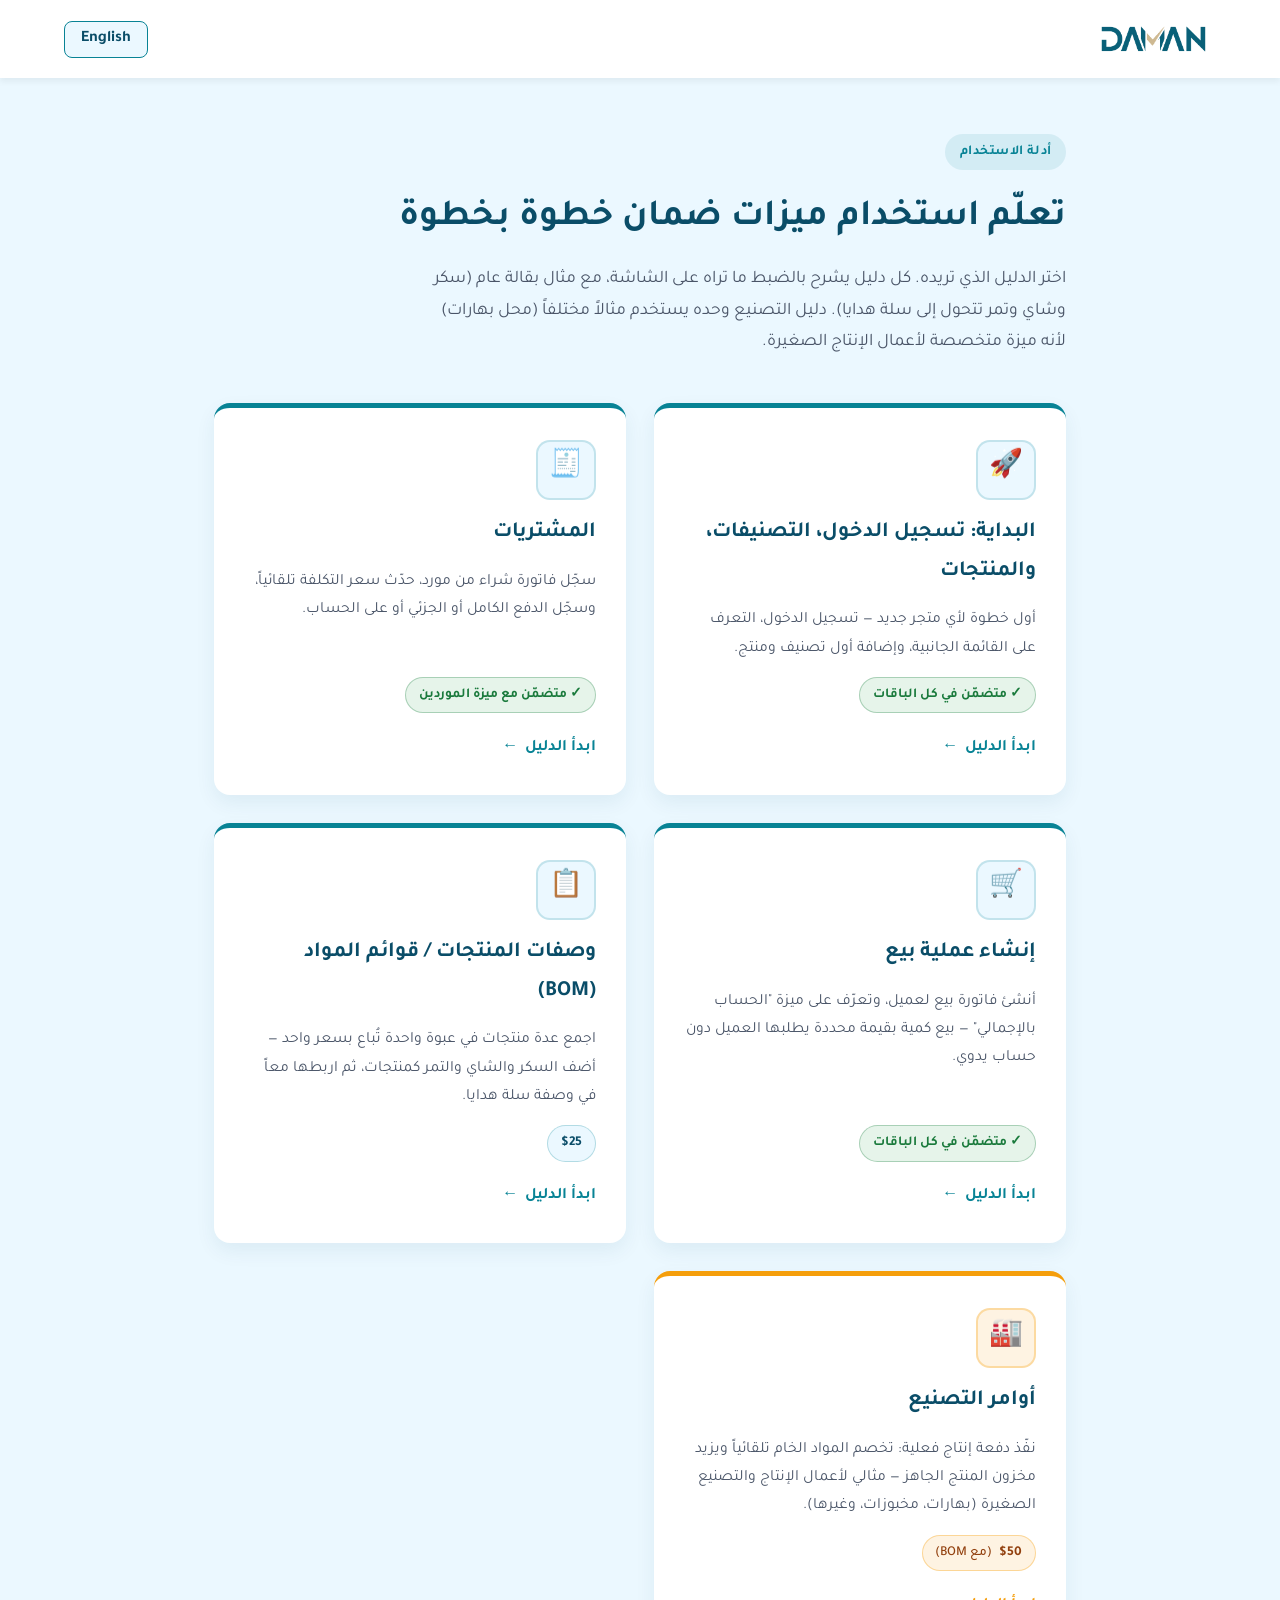
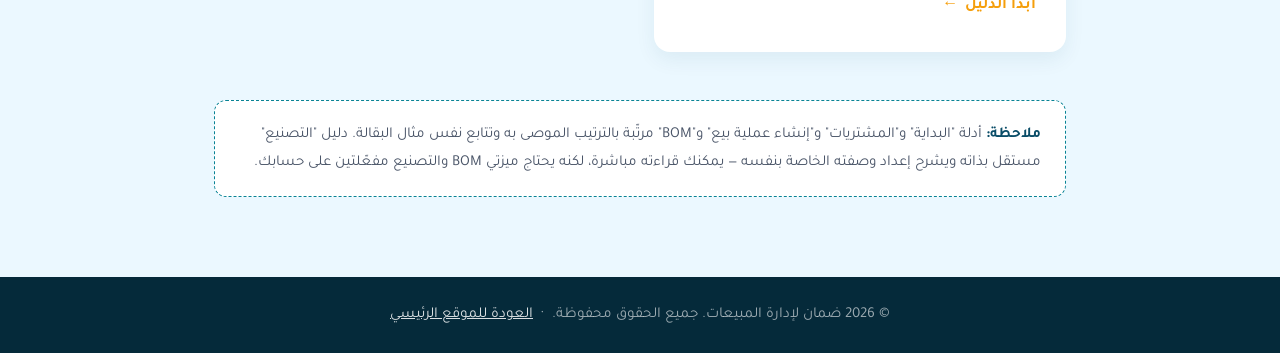
<file: tutorials/index.html>
<!DOCTYPE html>
<html lang="ar" dir="rtl">
<head>
    <meta charset="UTF-8">
    <meta name="viewport" content="width=device-width, initial-scale=1.0">
    <title>أدلة الاستخدام | Daman Tutorials</title>
    <meta name="description" content="أدلة استخدام خطوة بخطوة لميزات ضمان — وصفات المنتجات (BOM) وأوامر التصنيع.">
    <meta name="robots" content="noindex">
    <link rel="icon" type="image/x-icon" href="../icon.ico">
    <link href="https://fonts.googleapis.com/css2?family=Tajawal:wght@400;500;700;800&display=swap" rel="stylesheet">
    <style>
        :root {
            --primary-blue: #0A4D68;
            --secondary-blue: #088395;
            --light-blue: #EBF8FF;
            --dark-text: #2D3748;
            --white: #FFFFFF;
            --transition: all 0.3s ease;
            --accent-gold: #F59E0B;
        }
        * { margin: 0; padding: 0; box-sizing: border-box; font-family: 'Tajawal', sans-serif; }
        body { background-color: var(--light-blue); color: var(--dark-text); line-height: 1.8; }
        html[lang="ar"] .lang-en { display: none !important; }
        html[lang="en"] .lang-ar { display: none !important; }

        header {
            background-color: var(--white);
            box-shadow: 0 4px 6px rgba(0,0,0,0.05);
            padding: 1rem 5%;
            display: flex; justify-content: space-between; align-items: center;
            position: sticky; top: 0; z-index: 100;
        }
        .logo-container { display: flex; align-items: center; gap: 15px; text-decoration: none; }
        .brand-logo { height: 46px; width: auto; object-fit: contain; }
        .header-right { display: flex; align-items: center; gap: 20px; }
        .lang-btn {
            background-color: var(--light-blue); color: var(--primary-blue);
            border: 1px solid var(--secondary-blue); padding: 8px 16px; border-radius: 8px;
            cursor: pointer; font-weight: bold; font-size: 1rem; transition: var(--transition);
        }
        .lang-btn:hover { background-color: var(--primary-blue); color: var(--white); }

        main { max-width: 980px; margin: 0 auto; padding: 3.5rem 5% 5rem; }

        .eyebrow {
            display: inline-block; font-size: 0.85rem; font-weight: 700; letter-spacing: 0.04em;
            color: var(--secondary-blue); background: rgba(8,131,149,0.1);
            padding: 0.35rem 0.9rem; border-radius: 999px; margin-bottom: 1rem;
        }
        h1 { font-size: 2.3rem; color: var(--primary-blue); margin-bottom: 0.75rem; }
        .sub { font-size: 1.1rem; color: #4A5568; max-width: 65ch; margin-bottom: 2.75rem; }

        .card-grid { display: grid; grid-template-columns: repeat(auto-fit, minmax(300px, 1fr)); gap: 1.75rem; }

        .tut-card {
            background: var(--white); border-radius: 16px; padding: 2rem 1.9rem;
            box-shadow: 0 8px 20px rgba(10,77,104,0.07);
            border-top: 5px solid var(--secondary-blue);
            display: flex; flex-direction: column; gap: 0.9rem;
            text-decoration: none; color: inherit;
            transition: transform 0.25s ease, box-shadow 0.25s ease;
        }
        .tut-card:hover { transform: translateY(-4px); box-shadow: 0 16px 30px rgba(10,77,104,0.13); }
        .tut-card.manufacturing { border-top-color: var(--accent-gold); }

        .tut-icon {
            width: 60px; height: 60px; border-radius: 14px; display: flex; align-items: center; justify-content: center;
            font-size: 1.7rem; background: var(--light-blue); border: 2px solid rgba(8,131,149,0.18);
        }
        .tut-card.manufacturing .tut-icon { background: #FEF3E2; border-color: rgba(245,158,11,0.3); }

        .tut-card h2 { font-size: 1.35rem; color: var(--primary-blue); }
        .tut-card p.desc { color: #4A5568; font-size: 0.98rem; flex-grow: 1; }

        .tut-price {
            display: inline-flex; align-self: flex-start; align-items: center; gap: 0.4rem;
            font-size: 0.85rem; font-weight: 700; color: var(--primary-blue);
            background: var(--light-blue); border: 1px solid rgba(8,131,149,0.25);
            padding: 0.3rem 0.8rem; border-radius: 999px;
        }
        .tut-card.manufacturing .tut-price { color: #92400E; background: #FEF3E2; border-color: rgba(245,158,11,0.35); }
        .tut-price.included { color: #1A7A3C; background: #E6F4EA; border-color: rgba(26,122,60,0.3); }

        .tut-cta {
            margin-top: 0.4rem; display: inline-flex; align-items: center; gap: 0.4rem;
            font-weight: 700; color: var(--secondary-blue);
        }
        .tut-card.manufacturing .tut-cta { color: var(--accent-gold); }
        html[dir="rtl"] .tut-cta .arrow::before { content: '←'; }
        html[dir="ltr"] .tut-cta .arrow::before { content: '→'; }

        .note-box {
            margin-top: 3rem; background: var(--white); border: 1px dashed var(--secondary-blue);
            border-radius: 12px; padding: 1.25rem 1.5rem; font-size: 0.95rem; color: #4A5568;
        }
        .note-box strong { color: var(--primary-blue); }

        footer {
            background-color: #052a3a; color: rgba(255,255,255,0.6);
            text-align: center; padding: 1.5rem; font-size: 0.95rem;
        }
        footer a { color: rgba(255,255,255,0.85); }
    </style>
</head>
<body>

<header>
    <a href="../index.html" class="logo-container">
        <img src="../logo-dark.png" alt="Daman Logo" class="brand-logo">
    </a>
    <div class="header-right">
        <button class="lang-btn" onclick="toggleLanguage()">
            <span class="lang-ar">English</span>
            <span class="lang-en">العربية</span>
        </button>
    </div>
</header>

<main>
    <span class="eyebrow lang-ar">أدلة الاستخدام</span>
    <span class="eyebrow lang-en">Tutorials</span>
    <h1 class="lang-ar">تعلّم استخدام ميزات ضمان خطوة بخطوة</h1>
    <h1 class="lang-en">Learn Daman's features, step by step</h1>
    <p class="sub lang-ar">اختر الدليل الذي تريده. كل دليل يشرح بالضبط ما تراه على الشاشة، مع مثال بقالة عام (سكر وشاي وتمر تتحول إلى سلة هدايا). دليل التصنيع وحده يستخدم مثالاً مختلفاً (محل بهارات) لأنه ميزة متخصصة لأعمال الإنتاج الصغيرة.</p>
    <p class="sub lang-en">Pick the guide you need. Each one walks through exactly what you'll see on screen, using a general grocery-store example (sugar, tea and dates bundled into a gift basket). Only the Manufacturing guide uses a different example (a spice shop), since it's a specialized feature for small production businesses.</p>

    <div class="card-grid">
        <a class="tut-card" href="getting-started.html">
            <div class="tut-icon">🚀</div>
            <h2 class="lang-ar">البداية: تسجيل الدخول، التصنيفات، والمنتجات</h2>
            <h2 class="lang-en">Getting Started: Login, Categories &amp; Products</h2>
            <p class="desc lang-ar">أول خطوة لأي متجر جديد — تسجيل الدخول، التعرف على القائمة الجانبية، وإضافة أول تصنيف ومنتج.</p>
            <p class="desc lang-en">The first step for any new store — signing in, learning the sidebar, and adding your first category and product.</p>
            <span class="tut-price included"><span class="lang-ar">✓ متضمّن في كل الباقات</span><span class="lang-en">✓ Included in every plan</span></span>
            <span class="tut-cta"><span class="lang-ar">ابدأ الدليل</span><span class="lang-en">Start the guide</span> <span class="arrow"></span></span>
        </a>

        <a class="tut-card" href="purchases.html">
            <div class="tut-icon">🧾</div>
            <h2 class="lang-ar">المشتريات</h2>
            <h2 class="lang-en">Purchases</h2>
            <p class="desc lang-ar">سجّل فاتورة شراء من مورد، حدّث سعر التكلفة تلقائياً، وسجّل الدفع الكامل أو الجزئي أو على الحساب.</p>
            <p class="desc lang-en">Record a purchase invoice from a supplier, auto-update the cost price, and record full, partial, or on-account payment.</p>
            <span class="tut-price included"><span class="lang-ar">✓ متضمّن مع ميزة الموردين</span><span class="lang-en">✓ Included with Suppliers</span></span>
            <span class="tut-cta"><span class="lang-ar">ابدأ الدليل</span><span class="lang-en">Start the guide</span> <span class="arrow"></span></span>
        </a>

        <a class="tut-card" href="create-sale.html">
            <div class="tut-icon">🛒</div>
            <h2 class="lang-ar">إنشاء عملية بيع</h2>
            <h2 class="lang-en">Create a Sale</h2>
            <p class="desc lang-ar">أنشئ فاتورة بيع لعميل، وتعرّف على ميزة "الحساب بالإجمالي" — بيع كمية بقيمة محددة يطلبها العميل دون حساب يدوي.</p>
            <p class="desc lang-en">Create a sale invoice for a customer, and learn "Calculate by Total" — selling a specific amount the customer asks for, without doing the math yourself.</p>
            <span class="tut-price included"><span class="lang-ar">✓ متضمّن في كل الباقات</span><span class="lang-en">✓ Included in every plan</span></span>
            <span class="tut-cta"><span class="lang-ar">ابدأ الدليل</span><span class="lang-en">Start the guide</span> <span class="arrow"></span></span>
        </a>

        <a class="tut-card" href="bom.html">
            <div class="tut-icon">📋</div>
            <h2 class="lang-ar">وصفات المنتجات / قوائم المواد (BOM)</h2>
            <h2 class="lang-en">Product Recipes / BOM</h2>
            <p class="desc lang-ar">اجمع عدة منتجات في عبوة واحدة تُباع بسعر واحد — أضف السكر والشاي والتمر كمنتجات، ثم اربطها معاً في وصفة سلة هدايا.</p>
            <p class="desc lang-en">Bundle several products into one pack sold at one price — add sugar, tea and dates as products, then link them together into a gift-basket recipe.</p>
            <span class="tut-price" data-prices="productRecipes">$25</span>
            <span class="tut-cta"><span class="lang-ar">ابدأ الدليل</span><span class="lang-en">Start the guide</span> <span class="arrow"></span></span>
        </a>

        <a class="tut-card manufacturing" href="manufacturing.html">
            <div class="tut-icon">🏭</div>
            <h2 class="lang-ar">أوامر التصنيع</h2>
            <h2 class="lang-en">Manufacturing Orders</h2>
            <p class="desc lang-ar">نفّذ دفعة إنتاج فعلية: تخصم المواد الخام تلقائياً ويزيد مخزون المنتج الجاهز — مثالي لأعمال الإنتاج والتصنيع الصغيرة (بهارات، مخبوزات، وغيرها).</p>
            <p class="desc lang-en">Run an actual production batch: raw materials are deducted automatically and the finished product's stock goes up — ideal for small production and manufacturing businesses (spices, baked goods, and more).</p>
            <span class="tut-price" data-prices="productRecipes+manufacturing">$50 <span class="lang-ar" style="font-weight:500;">(مع BOM)</span><span class="lang-en" style="font-weight:500;">(bundle w/ BOM)</span></span>
            <span class="tut-cta"><span class="lang-ar">ابدأ الدليل</span><span class="lang-en">Start the guide</span> <span class="arrow"></span></span>
        </a>
    </div>

    <div class="note-box">
        <strong class="lang-ar">ملاحظة: </strong><span class="lang-ar">أدلة "البداية" و"المشتريات" و"إنشاء عملية بيع" و"BOM" مرتّبة بالترتيب الموصى به وتتابع نفس مثال البقالة. دليل "التصنيع" مستقل بذاته ويشرح إعداد وصفته الخاصة بنفسه — يمكنك قراءته مباشرة، لكنه يحتاج ميزتي BOM والتصنيع مفعّلتين على حسابك.</span>
        <strong class="lang-en">Note: </strong><span class="lang-en">The "Getting Started", "Purchases", "Create a Sale" and "BOM" guides are ordered as recommended and follow the same grocery example. "Manufacturing" is self-contained and walks through setting up its own recipe — you can read it on its own, but it needs both the BOM and Manufacturing features enabled on your account.</span>
    </div>
</main>

<footer>
    <span class="lang-ar">&copy; 2026 ضمان لإدارة المبيعات. جميع الحقوق محفوظة.</span>
    <span class="lang-en">&copy; 2026 Daman Sales Management. All rights reserved.</span>
    &nbsp;·&nbsp;
    <a href="../index.html" class="lang-ar">العودة للموقع الرئيسي</a>
    <a href="../index.html" class="lang-en">Back to main site</a>
</footer>

<script>
    function toggleLanguage() {
        const htmlElement = document.documentElement;
        const currentLang = htmlElement.getAttribute('lang');
        if (currentLang === 'ar') {
            htmlElement.setAttribute('lang', 'en');
            htmlElement.setAttribute('dir', 'ltr');
        } else {
            htmlElement.setAttribute('lang', 'ar');
            htmlElement.setAttribute('dir', 'rtl');
        }
    }
</script>
</body>
</html>
</file>
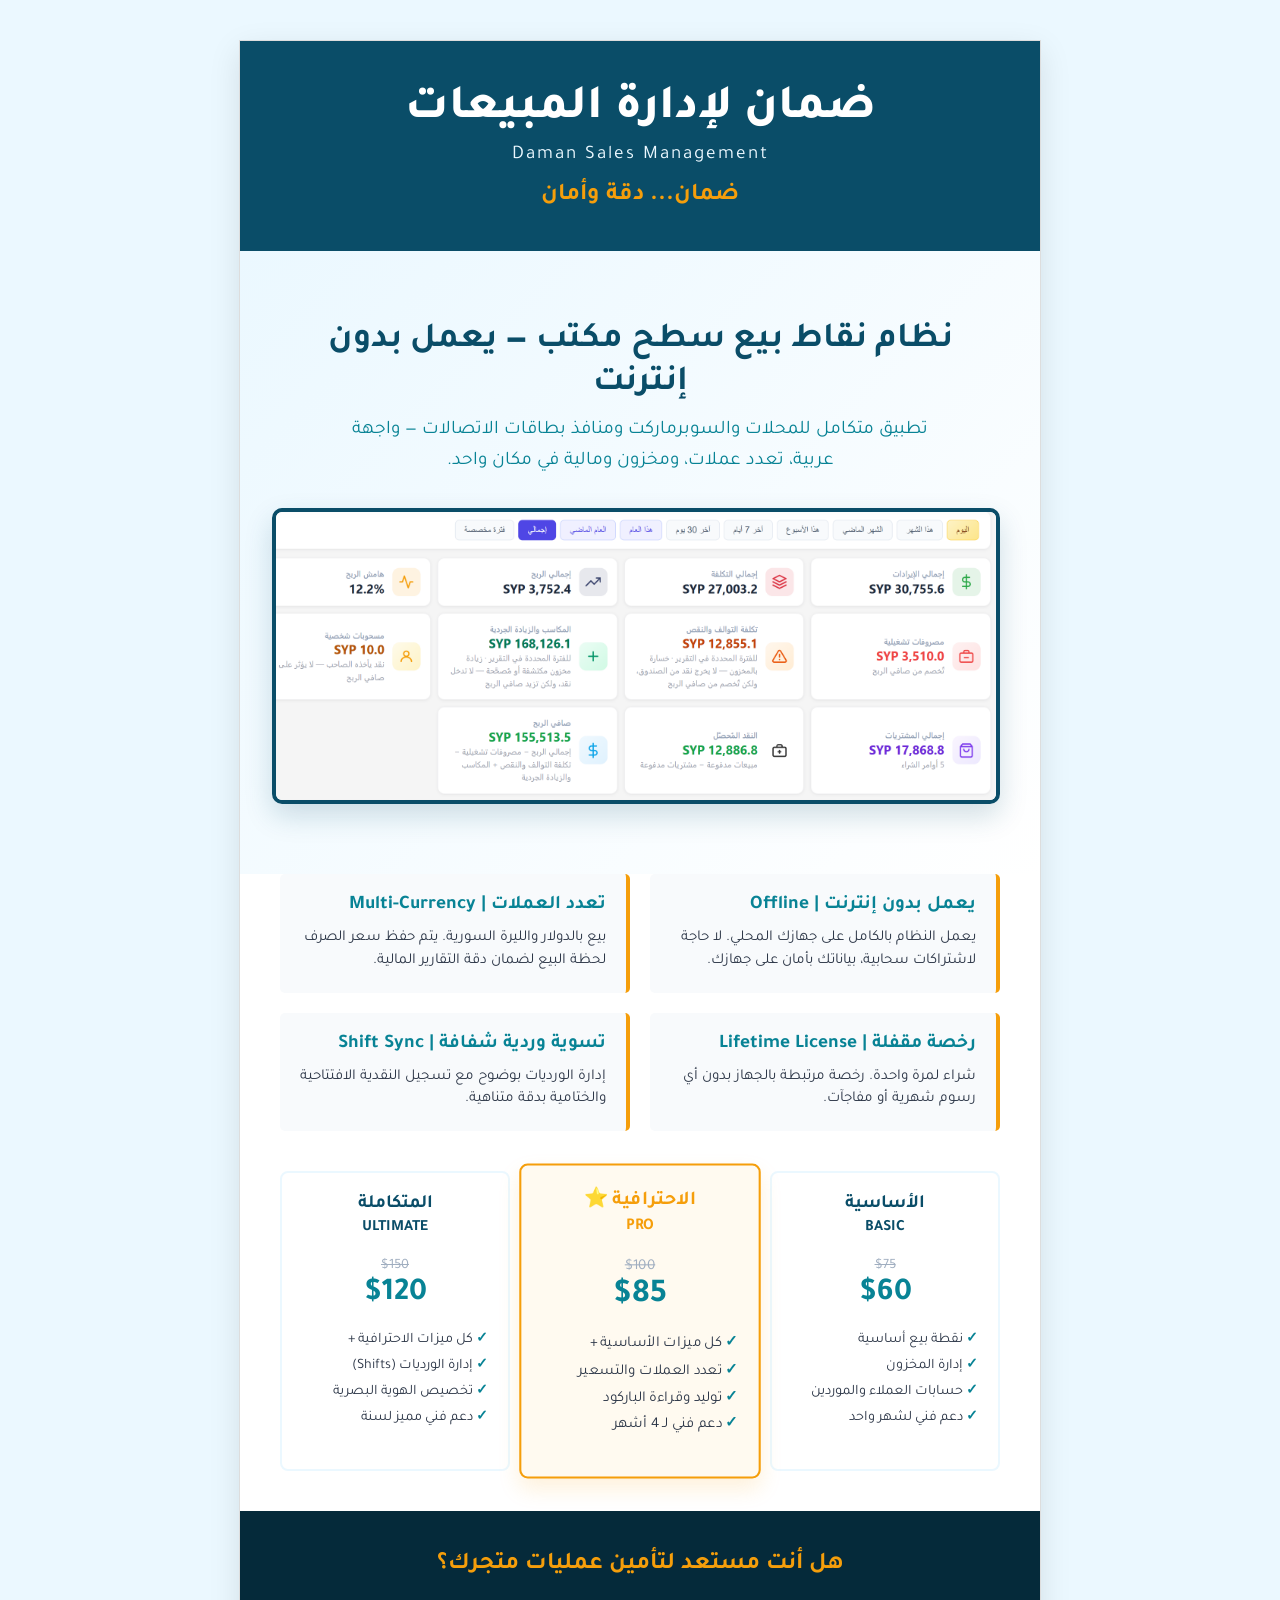
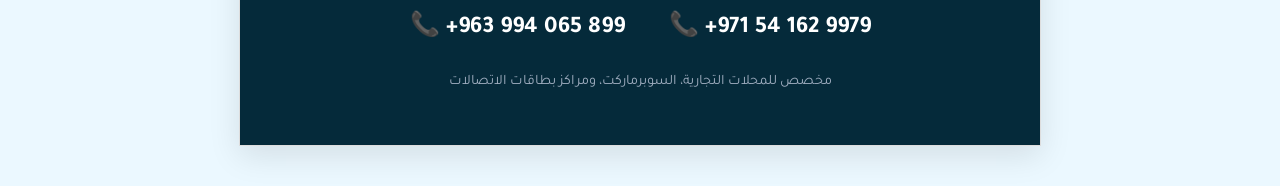
<file: poster.html>
<!DOCTYPE html>
<html lang="ar" dir="rtl">
<head>
  <meta charset="UTF-8">
  <title>Daman Poster Prototype</title>
  <style>
    @import url('https://fonts.googleapis.com/css2?family=Tajawal:wght@400;500;700;800&display=swap');

    body {
      font-family: 'Tajawal', sans-serif;
      background-color: #EBF8FF;
      color: #2D3748;
      margin: 0;
      padding: 40px;
      display: flex;
      justify-content: center;
    }
    .poster-container {
      background-color: #ffffff;
      width: 800px; /* A-series proportion approx */
      box-shadow: 0 10px 30px rgba(0,0,0,0.1);
      overflow: hidden;
      border: 1px solid #ddd;
    }
    .header {
      background-color: #0A4D68;
      color: white;
      padding: 40px;
      text-align: center;
    }
    .header h1 {
      margin: 0;
      font-size: 3rem;
      font-weight: 800;
    }
    .header h2 {
      margin: 5px 0 0 0;
      font-size: 1.2rem;
      font-weight: 400;
      color: #EBF8FF;
      letter-spacing: 2px;
    }
    .header .slogan {
      color: #F59E0B;
      font-size: 1.5rem;
      margin-top: 15px;
      font-weight: 700;
    }
    .hero {
      padding: 40px;
      text-align: center;
      background: linear-gradient(135deg, #EBF8FF 0%, #ffffff 100%);
    }
    .hero h2 {
      color: #0A4D68;
      font-size: 2.2rem;
      margin-bottom: 10px;
    }
    .hero p {
      font-size: 1.2rem;
      color: #088395;
      max-width: 600px;
      margin: 0 auto 30px auto;
      line-height: 1.6;
    }
    .poster-image {
      width: 100%;
      height: auto;
      display: block;
      border-radius: 10px;
      margin-bottom: 30px;
      border: 4px solid #0A4D68;
      box-shadow: 0 12px 28px rgba(10, 77, 104, 0.18);
    }
    .strong-points {
      display: grid;
      grid-template-columns: 1fr 1fr;
      gap: 20px;
      padding: 0 40px;
    }
    .point {
      background-color: #f8fafc;
      padding: 20px;
      border-right: 4px solid #F59E0B;
      border-radius: 5px;
    }
    .point h4 {
      color: #088395;
      margin: 0 0 10px 0;
      font-size: 1.2rem;
    }
    .point p {
      margin: 0;
      font-size: 0.95rem;
      line-height: 1.5;
    }
    .pricing {
      display: grid;
      grid-template-columns: 1fr 1fr 1fr;
      gap: 15px;
      padding: 40px;
      text-align: center;
    }
    .tier {
      border: 2px solid #EBF8FF;
      border-radius: 8px;
      padding: 20px;
    }
    .tier.pro {
      border-color: #F59E0B;
      transform: scale(1.05);
      box-shadow: 0 10px 20px rgba(245, 158, 11, 0.15);
      background-color: #fffaf0;
    }
    .tier h3 {
      color: #0A4D68;
      margin-top: 0;
    }
    .tier.pro h3 {
      color: #F59E0B;
    }
    .price-old {
      text-decoration: line-through;
      color: #a0aec0;
      font-size: 0.9rem;
    }
    .price-new {
      font-size: 2rem;
      font-weight: 700;
      color: #088395;
      margin-bottom: 15px;
    }
    .tier ul {
      list-style: none;
      padding: 0;
      font-size: 0.9rem;
      text-align: right;
      line-height: 1.8;
    }
    .tier ul li::before {
      content: "✓ ";
      color: #088395;
      font-weight: bold;
    }
    .cta {
      background-color: #052a3a;
      color: white;
      text-align: center;
      padding: 40px;
    }
    .cta h2 {
      color: #F59E0B;
      margin-top: 0;
    }
    .phone {
      font-size: 1.5rem;
      font-weight: 700;
      direction: ltr; /* Keeps numbers LTR */
      display: inline-block;
      margin: 10px 20px;
    }
  </style>
</head>
<body>

<div class="poster-container">
  <!-- Header Segment -->
  <div class="header">
    <h1>ضمان لإدارة المبيعات</h1>
    <h2>Daman Sales Management</h2>
    <div class="slogan">ضمان... دقة وأمان</div>
  </div>

  <!-- Hero Segment -->
  <div class="hero">
    <h2>نظام نقاط بيع سطح مكتب — يعمل بدون إنترنت</h2>
    <p>تطبيق متكامل للمحلات والسوبرماركت ومنافذ بطاقات الاتصالات — واجهة عربية، تعدد عملات، ومخزون ومالية في مكان واحد.</p>

    <img
      src="./poster.png"
      alt="لوحة تقارير ضمان — إيرادات، أرباح، مخزون ومصروفات"
      class="poster-image"
    >
  </div>

  <!-- Strong Points Grid -->
  <div class="strong-points">
    <div class="point">
      <h4>يعمل بدون إنترنت | Offline</h4>
      <p>يعمل النظام بالكامل على جهازك المحلي. لا حاجة لاشتراكات سحابية، بياناتك بأمان على جهازك.</p>
    </div>
    <div class="point">
      <h4>تعدد العملات | Multi-Currency</h4>
      <p>بيع بالدولار والليرة السورية. يتم حفظ سعر الصرف لحظة البيع لضمان دقة التقارير المالية.</p>
    </div>
    <div class="point">
      <h4>رخصة مقفلة | Lifetime License</h4>
      <p>شراء لمرة واحدة. رخصة مرتبطة بالجهاز بدون أي رسوم شهرية أو مفاجآت.</p>
    </div>
    <div class="point">
      <h4>تسوية وردية شفافة | Shift Sync</h4>
      <p>إدارة الورديات بوضوح مع تسجيل النقدية الافتتاحية والختامية بدقة متناهية.</p>
    </div>
  </div>

  <!-- Pricing Segment -->
  <div class="pricing">
    <div class="tier">
      <h3>الأساسية <br><small>BASIC</small></h3>
      <div class="price-old">$75</div>
      <div class="price-new">$60</div>
      <ul>
        <li>نقطة بيع أساسية</li>
        <li>إدارة المخزون</li>
        <li>حسابات العملاء والموردين</li>
        <li>دعم فني لشهر واحد</li>
      </ul>
    </div>
    <div class="tier pro">
      <h3>الاحترافية ⭐ <br><small>PRO</small></h3>
      <div class="price-old">$100</div>
      <div class="price-new">$85</div>
      <ul>
        <li>كل ميزات الأساسية +</li>
        <li>تعدد العملات والتسعير</li>
        <li>توليد وقراءة الباركود</li>
        <li>دعم فني لـ 4 أشهر</li>
      </ul>
    </div>
    <div class="tier">
      <h3>المتكاملة <br><small>ULTIMATE</small></h3>
      <div class="price-old">$150</div>
      <div class="price-new">$120</div>
      <ul>
        <li>كل ميزات الاحترافية +</li>
        <li>إدارة الورديات (Shifts)</li>
        <li>تخصيص الهوية البصرية</li>
        <li>دعم فني مميز لسنة</li>
      </ul>
    </div>
  </div>

  <!-- Footer / CTA -->
  <div class="cta">
    <h2>هل أنت مستعد لتأمين عمليات متجرك؟</h2>
    <div class="phone">📞 +971 54 162 9979</div>
    <div class="phone">📞 +963 994 065 899</div>
    <p style="margin-top: 20px; font-size: 0.9rem; color: #a0aec0;">مخصص للمحلات التجارية، السوبرماركت، ومراكز بطاقات الاتصالات</p>
  </div>
</div>

</body>
</html>
</file>
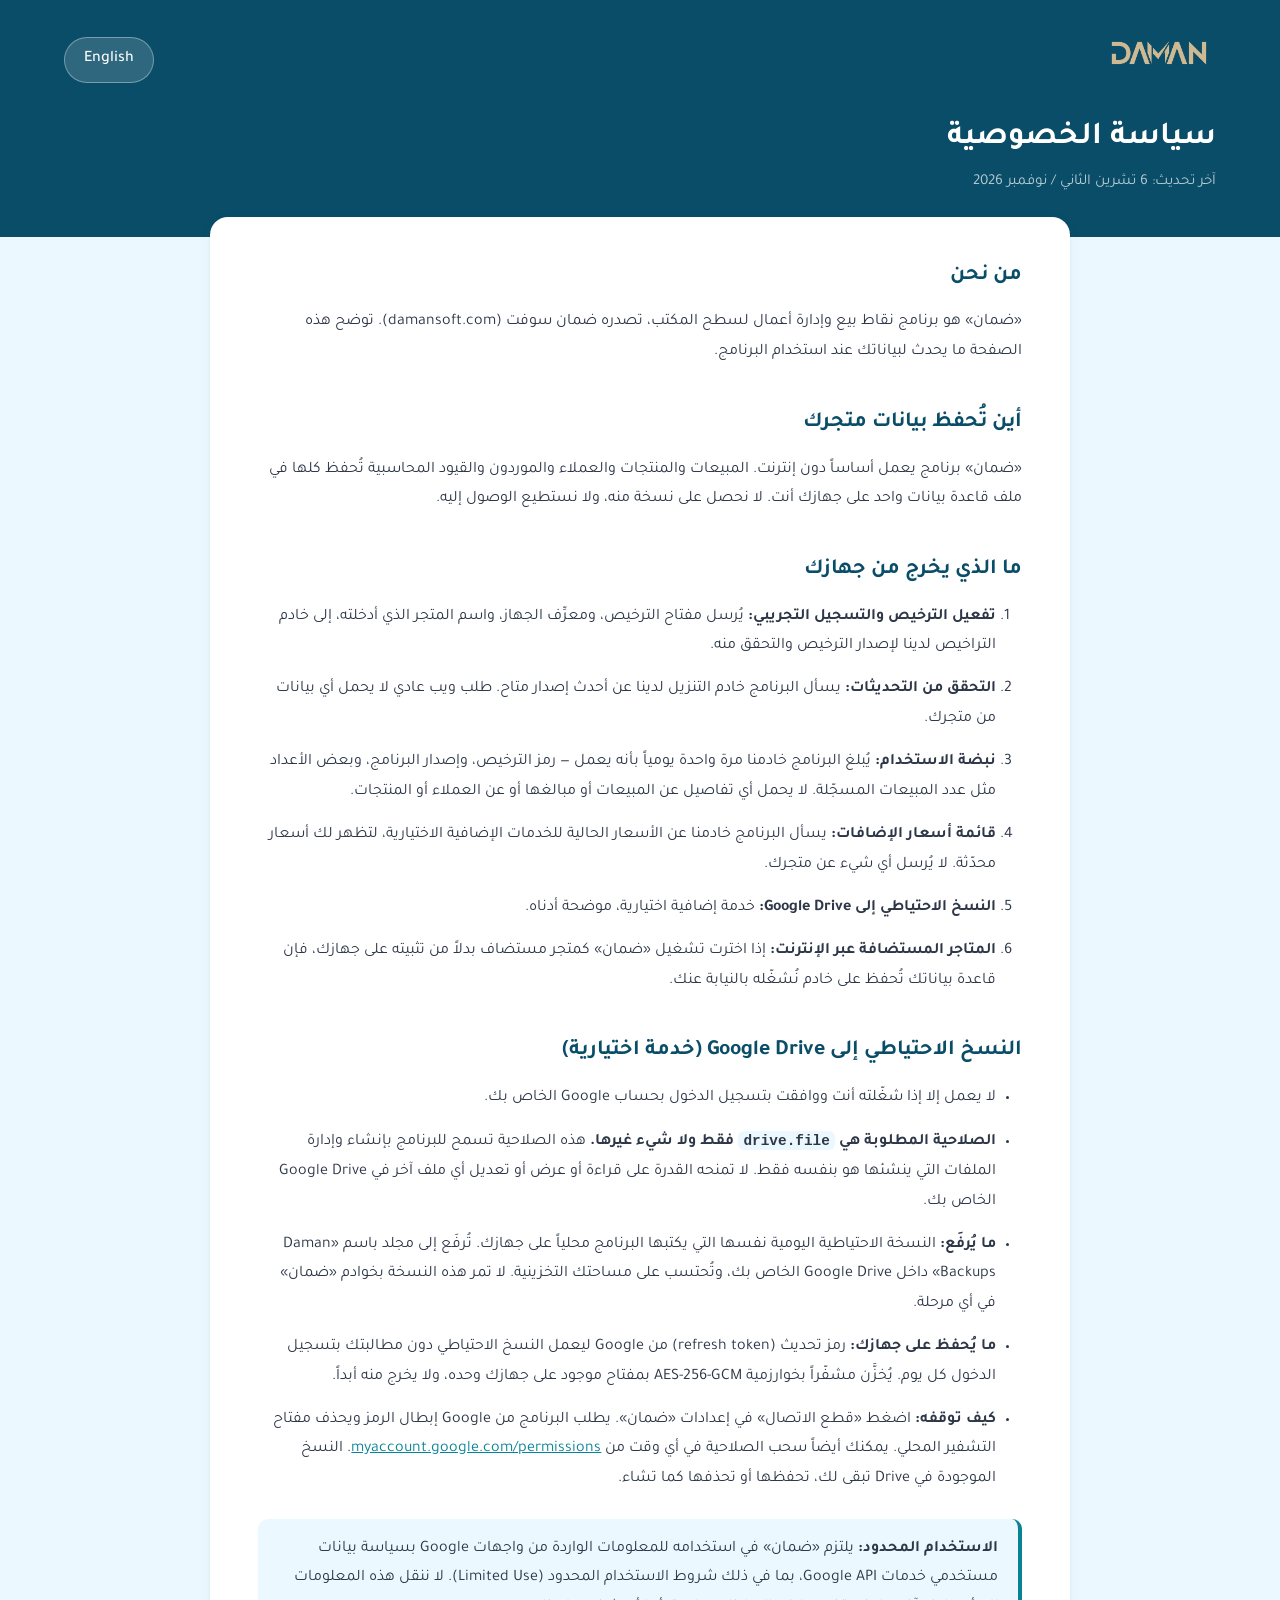
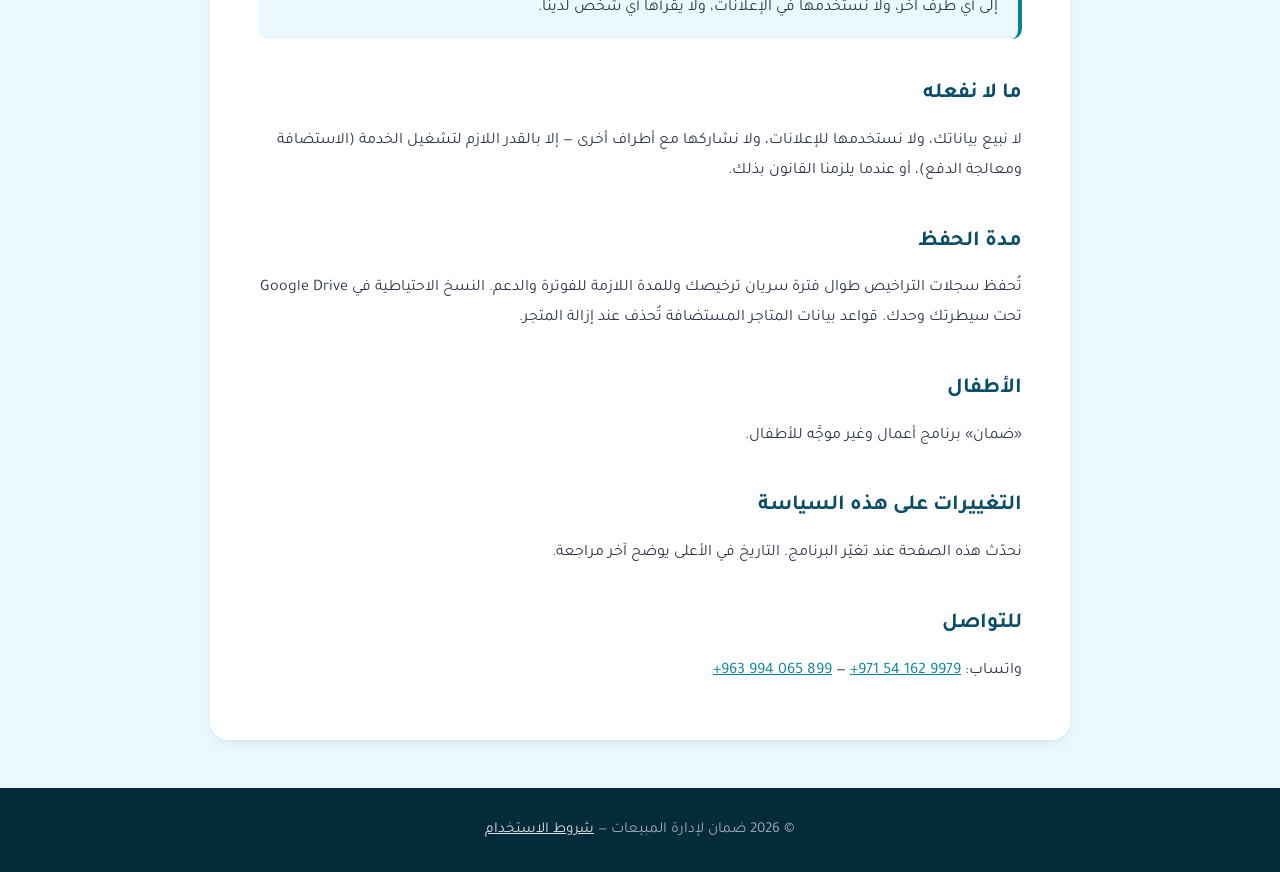
<file: privacy.html>
<!DOCTYPE html>
<html lang="ar" dir="rtl">
<head>
    <meta charset="UTF-8">
    <meta name="viewport" content="width=device-width, initial-scale=1.0">
    <title>سياسة الخصوصية | Daman Privacy Policy</title>
    <meta name="description" content="Daman privacy policy — where your business data lives, what leaves your computer, and how the optional Google Drive backup add-on works.">
    <link rel="icon" type="image/x-icon" href="./icon.ico">
    <link href="https://fonts.googleapis.com/css2?family=Tajawal:wght@400;500;700;800&display=swap" rel="stylesheet">
    <link rel="stylesheet" href="./legal.css">
</head>
<body>

<header class="legal-header">
    <div class="bar">
        <a href="./index.html"><img src="./logo-light.png" alt="Daman"></a>
        <button class="lang-toggle" onclick="toggleLanguage()">
            <span class="lang-ar">English</span>
            <span class="lang-en">العربية</span>
        </button>
    </div>
    <h1 class="lang-ar">سياسة الخصوصية</h1>
    <h1 class="lang-en">Privacy Policy</h1>
    <div class="updated lang-ar">آخر تحديث: 6 تشرين الثاني / نوفمبر 2026</div>
    <div class="updated lang-en">Last updated: 6 November 2026</div>
</header>

<main>

    <!-- ===================== ARABIC ===================== -->
    <div class="lang-ar">
        <h2>من نحن</h2>
        <p>«ضمان» هو برنامج نقاط بيع وإدارة أعمال لسطح المكتب، تصدره ضمان سوفت (damansoft.com). توضح هذه الصفحة ما يحدث لبياناتك عند استخدام البرنامج.</p>

        <h2>أين تُحفظ بيانات متجرك</h2>
        <p>«ضمان» برنامج يعمل أساساً دون إنترنت. المبيعات والمنتجات والعملاء والموردون والقيود المحاسبية تُحفظ كلها في ملف قاعدة بيانات واحد على جهازك أنت. لا نحصل على نسخة منه، ولا نستطيع الوصول إليه.</p>

        <h2>ما الذي يخرج من جهازك</h2>
        <ol>
            <li><strong>تفعيل الترخيص والتسجيل التجريبي:</strong> يُرسل مفتاح الترخيص، ومعرِّف الجهاز، واسم المتجر الذي أدخلته، إلى خادم التراخيص لدينا لإصدار الترخيص والتحقق منه.</li>
            <li><strong>التحقق من التحديثات:</strong> يسأل البرنامج خادم التنزيل لدينا عن أحدث إصدار متاح. طلب ويب عادي لا يحمل أي بيانات من متجرك.</li>
            <li><strong>نبضة الاستخدام:</strong> يُبلغ البرنامج خادمنا مرة واحدة يومياً بأنه يعمل — رمز الترخيص، وإصدار البرنامج، وبعض الأعداد مثل عدد المبيعات المسجّلة. لا يحمل أي تفاصيل عن المبيعات أو مبالغها أو عن العملاء أو المنتجات.</li>
            <li><strong>قائمة أسعار الإضافات:</strong> يسأل البرنامج خادمنا عن الأسعار الحالية للخدمات الإضافية الاختيارية، لتظهر لك أسعار محدّثة. لا يُرسل أي شيء عن متجرك.</li>
            <li><strong>النسخ الاحتياطي إلى Google Drive:</strong> خدمة إضافية اختيارية، موضحة أدناه.</li>
            <li><strong>المتاجر المستضافة عبر الإنترنت:</strong> إذا اخترت تشغيل «ضمان» كمتجر مستضاف بدلاً من تثبيته على جهازك، فإن قاعدة بياناتك تُحفظ على خادم نُشغّله بالنيابة عنك.</li>
        </ol>

        <h2>النسخ الاحتياطي إلى Google Drive (خدمة اختيارية)</h2>
        <ul>
            <li>لا يعمل إلا إذا شغّلته أنت ووافقت بتسجيل الدخول بحساب Google الخاص بك.</li>
            <li><strong>الصلاحية المطلوبة هي <span class="path">drive.file</span> فقط ولا شيء غيرها.</strong> هذه الصلاحية تسمح للبرنامج بإنشاء وإدارة الملفات التي ينشئها هو بنفسه فقط. لا تمنحه القدرة على قراءة أو عرض أو تعديل أي ملف آخر في Google Drive الخاص بك.</li>
            <li><strong>ما يُرفَع:</strong> النسخة الاحتياطية اليومية نفسها التي يكتبها البرنامج محلياً على جهازك. تُرفَع إلى مجلد باسم «Daman Backups» داخل Google Drive الخاص بك، وتُحتسب على مساحتك التخزينية. لا تمر هذه النسخة بخوادم «ضمان» في أي مرحلة.</li>
            <li><strong>ما يُحفظ على جهازك:</strong> رمز تحديث (refresh token) من Google ليعمل النسخ الاحتياطي دون مطالبتك بتسجيل الدخول كل يوم. يُخزَّن مشفّراً بخوارزمية AES-256-GCM بمفتاح موجود على جهازك وحده، ولا يخرج منه أبداً.</li>
            <li><strong>كيف توقفه:</strong> اضغط «قطع الاتصال» في إعدادات «ضمان». يطلب البرنامج من Google إبطال الرمز ويحذف مفتاح التشفير المحلي. يمكنك أيضاً سحب الصلاحية في أي وقت من <a href="https://myaccount.google.com/permissions" target="_blank" rel="noopener">myaccount.google.com/permissions</a>. النسخ الموجودة في Drive تبقى لك، تحفظها أو تحذفها كما تشاء.</li>
        </ul>
        <div class="callout">
            <p><strong>الاستخدام المحدود:</strong> يلتزم «ضمان» في استخدامه للمعلومات الواردة من واجهات Google بسياسة بيانات مستخدمي خدمات Google API، بما في ذلك شروط الاستخدام المحدود (Limited Use). لا ننقل هذه المعلومات إلى أي طرف آخر، ولا نستخدمها في الإعلانات، ولا يقرأها أي شخص لدينا.</p>
        </div>

        <h2>ما لا نفعله</h2>
        <p>لا نبيع بياناتك، ولا نستخدمها للإعلانات، ولا نشاركها مع أطراف أخرى — إلا بالقدر اللازم لتشغيل الخدمة (الاستضافة ومعالجة الدفع)، أو عندما يلزمنا القانون بذلك.</p>

        <h2>مدة الحفظ</h2>
        <p>تُحفظ سجلات التراخيص طوال فترة سريان ترخيصك وللمدة اللازمة للفوترة والدعم. النسخ الاحتياطية في Google Drive تحت سيطرتك وحدك. قواعد بيانات المتاجر المستضافة تُحذف عند إزالة المتجر.</p>

        <h2>الأطفال</h2>
        <p>«ضمان» برنامج أعمال وغير موجَّه للأطفال.</p>

        <h2>التغييرات على هذه السياسة</h2>
        <p>نحدّث هذه الصفحة عند تغيّر البرنامج. التاريخ في الأعلى يوضح آخر مراجعة.</p>

        <h2>للتواصل</h2>
        <p>
            واتساب: <a dir="ltr" href="https://wa.me/971541629979" target="_blank" rel="noopener">+971 54 162 9979</a> —
            <a dir="ltr" href="https://wa.me/963994065899" target="_blank" rel="noopener">+963 994 065 899</a>
        </p>
    </div>

    <!-- ===================== ENGLISH ===================== -->
    <div class="lang-en">
        <h2>Who we are</h2>
        <p>Daman is desktop point-of-sale and business-management software published by Daman Software (damansoft.com). This page explains what happens to your data when you use it.</p>

        <h2>Where your business data lives</h2>
        <p>Daman is offline-first. Your sales, products, clients, suppliers and accounting records are all stored in a single database file on your own computer. We do not receive a copy of it and cannot reach it.</p>

        <h2>What leaves your computer</h2>
        <ol>
            <li><strong>Licence activation and trial registration:</strong> your licence key, an identifier for the computer, and the shop name you entered are sent to our licensing server so a licence can be issued and validated.</li>
            <li><strong>Update checks:</strong> the app asks our download server which version is current. This is an ordinary web request and carries no business data.</li>
            <li><strong>Usage heartbeat:</strong> once a day the app tells our server that it is running — your licence code, the app version, and a few counts such as how many sales have been recorded. It carries no sale contents, amounts, customer details or product data.</li>
            <li><strong>Add-on price list:</strong> the app asks our server for the current price of optional add-ons, so the prices you see are up to date. It sends nothing about your shop.</li>
            <li><strong>Google Drive backup:</strong> an optional add-on, described below.</li>
            <li><strong>Hosted online stores:</strong> if you choose to run Daman as a hosted store instead of installing it, your database is stored on a server we operate on your behalf.</li>
        </ol>

        <h2>Google Drive backup (optional add-on)</h2>
        <ul>
            <li>It only runs if you switch it on and consent by signing in with your own Google account.</li>
            <li><strong>The only scope requested is <span class="path">drive.file</span>.</strong> That scope lets Daman create and manage only the files it creates itself. It does not give Daman the ability to read, list or modify any other file in your Google Drive.</li>
            <li><strong>What is uploaded:</strong> the same daily backup of your Daman database that the app already writes locally. It goes into a folder named "Daman Backups" inside your own Google Drive, against your own storage quota. It does not pass through Daman's servers at any point.</li>
            <li><strong>What is stored on your computer:</strong> a Google refresh token, so backups can run without asking you to sign in every day. It is stored encrypted with AES-256-GCM under a key held only on your computer, and that key never leaves it.</li>
            <li><strong>Turning it off:</strong> press Disconnect in Daman's Settings. Daman asks Google to revoke the token and deletes the local encryption key. You can also revoke access at any time at <a href="https://myaccount.google.com/permissions" target="_blank" rel="noopener">myaccount.google.com/permissions</a>. Backups already in your Drive remain yours to keep or delete.</li>
        </ul>
        <div class="callout">
            <p><strong>Limited Use:</strong> Daman's use of information received from Google APIs adheres to the Google API Services User Data Policy, including the Limited Use requirements. We do not transfer that information to anyone else, do not use it for advertising, and no person at Daman reads it.</p>
        </div>

        <h2>What we do not do</h2>
        <p>We do not sell your data, do not use it for advertising, and do not share it with third parties — except as needed to run the service (hosting and payment processing), or where the law requires it.</p>

        <h2>Retention</h2>
        <p>Licence records are kept while your licence is active and for as long as needed for billing and support. Backups in your Google Drive are under your control alone. Hosted-store databases are deleted when the store is removed.</p>

        <h2>Children</h2>
        <p>Daman is business software and is not directed at children.</p>

        <h2>Changes to this policy</h2>
        <p>We update this page when the software changes. The date at the top shows the last revision.</p>

        <h2>Contact</h2>
        <p>
            WhatsApp: <a dir="ltr" href="https://wa.me/971541629979" target="_blank" rel="noopener">+971 54 162 9979</a> —
            <a dir="ltr" href="https://wa.me/963994065899" target="_blank" rel="noopener">+963 994 065 899</a>
        </p>
    </div>

</main>

<footer>
    <span class="lang-ar">&copy; 2026 ضمان لإدارة المبيعات — <a href="./terms.html">شروط الاستخدام</a></span>
    <span class="lang-en">&copy; 2026 Daman Sales Management — <a href="./terms.html">Terms of Service</a></span>
</footer>

<script>
    function toggleLanguage() {
        const html = document.documentElement;
        const isArabic = html.getAttribute('lang') === 'ar';
        html.setAttribute('lang', isArabic ? 'en' : 'ar');
        html.setAttribute('dir', isArabic ? 'ltr' : 'rtl');
    }
</script>

</body>
</html>
</file>
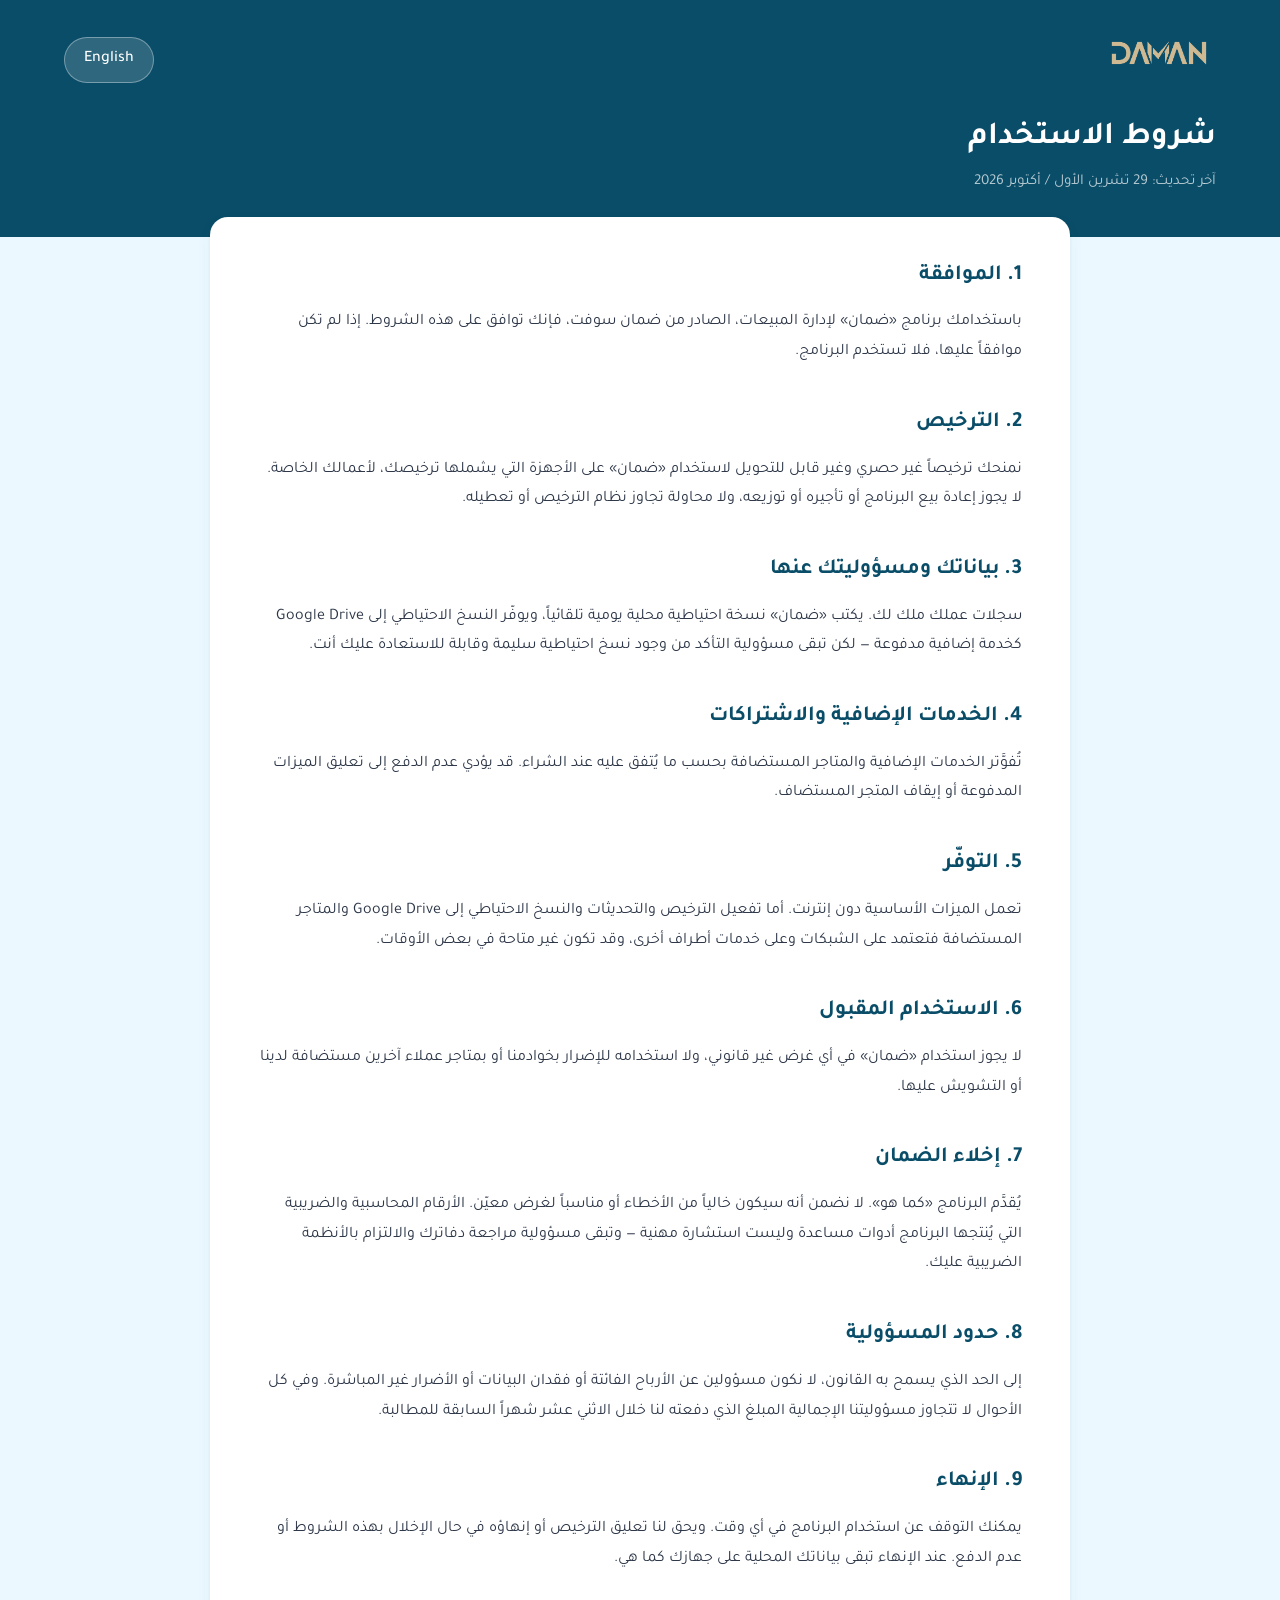
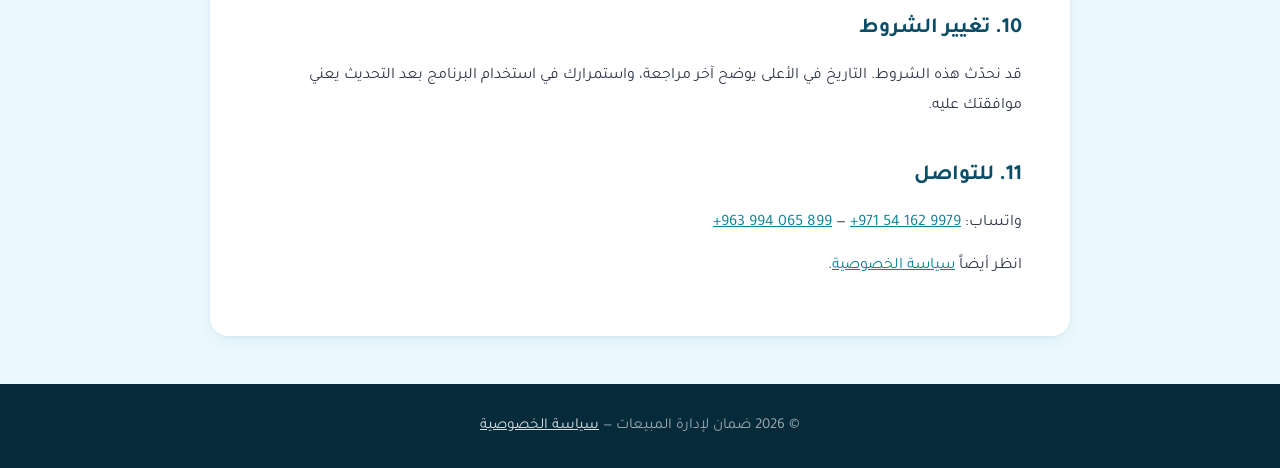
<file: terms.html>
<!DOCTYPE html>
<html lang="ar" dir="rtl">
<head>
    <meta charset="UTF-8">
    <meta name="viewport" content="width=device-width, initial-scale=1.0">
    <title>شروط الاستخدام | Daman Terms of Service</title>
    <meta name="description" content="Daman terms of service — licence, your data, paid add-ons, availability, warranty and liability.">
    <link rel="icon" type="image/x-icon" href="./icon.ico">
    <link href="https://fonts.googleapis.com/css2?family=Tajawal:wght@400;500;700;800&display=swap" rel="stylesheet">
    <link rel="stylesheet" href="./legal.css">
</head>
<body>

<header class="legal-header">
    <div class="bar">
        <a href="./index.html"><img src="./logo-light.png" alt="Daman"></a>
        <button class="lang-toggle" onclick="toggleLanguage()">
            <span class="lang-ar">English</span>
            <span class="lang-en">العربية</span>
        </button>
    </div>
    <h1 class="lang-ar">شروط الاستخدام</h1>
    <h1 class="lang-en">Terms of Service</h1>
    <div class="updated lang-ar">آخر تحديث: 29 تشرين الأول / أكتوبر 2026</div>
    <div class="updated lang-en">Last updated: 29 October 2026</div>
</header>

<main>

    <!-- ===================== ARABIC ===================== -->
    <div class="lang-ar">
        <h2>1. الموافقة</h2>
        <p>باستخدامك برنامج «ضمان» لإدارة المبيعات، الصادر من ضمان سوفت، فإنك توافق على هذه الشروط. إذا لم تكن موافقاً عليها، فلا تستخدم البرنامج.</p>

        <h2>2. الترخيص</h2>
        <p>نمنحك ترخيصاً غير حصري وغير قابل للتحويل لاستخدام «ضمان» على الأجهزة التي يشملها ترخيصك، لأعمالك الخاصة. لا يجوز إعادة بيع البرنامج أو تأجيره أو توزيعه، ولا محاولة تجاوز نظام الترخيص أو تعطيله.</p>

        <h2>3. بياناتك ومسؤوليتك عنها</h2>
        <p>سجلات عملك ملك لك. يكتب «ضمان» نسخة احتياطية محلية يومية تلقائياً، ويوفّر النسخ الاحتياطي إلى Google Drive كخدمة إضافية مدفوعة — لكن تبقى مسؤولية التأكد من وجود نسخ احتياطية سليمة وقابلة للاستعادة عليك أنت.</p>

        <h2>4. الخدمات الإضافية والاشتراكات</h2>
        <p>تُفوَّتر الخدمات الإضافية والمتاجر المستضافة بحسب ما يُتفق عليه عند الشراء. قد يؤدي عدم الدفع إلى تعليق الميزات المدفوعة أو إيقاف المتجر المستضاف.</p>

        <h2>5. التوفّر</h2>
        <p>تعمل الميزات الأساسية دون إنترنت. أما تفعيل الترخيص والتحديثات والنسخ الاحتياطي إلى Google Drive والمتاجر المستضافة فتعتمد على الشبكات وعلى خدمات أطراف أخرى، وقد تكون غير متاحة في بعض الأوقات.</p>

        <h2>6. الاستخدام المقبول</h2>
        <p>لا يجوز استخدام «ضمان» في أي غرض غير قانوني، ولا استخدامه للإضرار بخوادمنا أو بمتاجر عملاء آخرين مستضافة لدينا أو التشويش عليها.</p>

        <h2>7. إخلاء الضمان</h2>
        <p>يُقدَّم البرنامج «كما هو». لا نضمن أنه سيكون خالياً من الأخطاء أو مناسباً لغرض معيّن. الأرقام المحاسبية والضريبية التي يُنتجها البرنامج أدوات مساعدة وليست استشارة مهنية — وتبقى مسؤولية مراجعة دفاترك والالتزام بالأنظمة الضريبية عليك.</p>

        <h2>8. حدود المسؤولية</h2>
        <p>إلى الحد الذي يسمح به القانون، لا نكون مسؤولين عن الأرباح الفائتة أو فقدان البيانات أو الأضرار غير المباشرة. وفي كل الأحوال لا تتجاوز مسؤوليتنا الإجمالية المبلغ الذي دفعته لنا خلال الاثني عشر شهراً السابقة للمطالبة.</p>

        <h2>9. الإنهاء</h2>
        <p>يمكنك التوقف عن استخدام البرنامج في أي وقت. ويحق لنا تعليق الترخيص أو إنهاؤه في حال الإخلال بهذه الشروط أو عدم الدفع. عند الإنهاء تبقى بياناتك المحلية على جهازك كما هي.</p>

        <h2>10. تغيير الشروط</h2>
        <p>قد نحدّث هذه الشروط. التاريخ في الأعلى يوضح آخر مراجعة، واستمرارك في استخدام البرنامج بعد التحديث يعني موافقتك عليه.</p>

        <h2>11. للتواصل</h2>
        <p>
            واتساب: <a dir="ltr" href="https://wa.me/971541629979" target="_blank" rel="noopener">+971 54 162 9979</a> —
            <a dir="ltr" href="https://wa.me/963994065899" target="_blank" rel="noopener">+963 994 065 899</a>
        </p>
        <p>انظر أيضاً <a href="./privacy.html">سياسة الخصوصية</a>.</p>
    </div>

    <!-- ===================== ENGLISH ===================== -->
    <div class="lang-en">
        <h2>1. Agreement</h2>
        <p>By using Daman Sales Management, published by Daman Software, you accept these terms. If you do not accept them, do not use the software.</p>

        <h2>2. Licence</h2>
        <p>We grant you a non-exclusive, non-transferable licence to use Daman on the computers your licence covers, for your own business. You may not resell, rent or redistribute the software, nor attempt to bypass or disable its licensing.</p>

        <h2>3. Your data, and your responsibility for it</h2>
        <p>Your business records are yours. Daman writes a daily local backup automatically and offers Google Drive backup as a paid add-on — but it remains your responsibility to make sure you have working, restorable backups.</p>

        <h2>4. Paid add-ons and subscriptions</h2>
        <p>Add-ons and hosted stores are billed as agreed at the time of purchase. Non-payment may suspend paid features or stop a hosted store.</p>

        <h2>5. Availability</h2>
        <p>Core features work without internet. Licence activation, updates, Google Drive backup and hosted stores depend on networks and on third-party services, and may be unavailable at times.</p>

        <h2>6. Acceptable use</h2>
        <p>You may not use Daman for any unlawful purpose, nor use it to damage or interfere with our servers or with other customers' hosted stores.</p>

        <h2>7. No warranty</h2>
        <p>The software is provided "as is". We do not warrant that it will be error-free or fit for a particular purpose. Accounting and tax figures the software produces are tools, not professional advice — checking your own books and complying with tax rules remains your responsibility.</p>

        <h2>8. Limitation of liability</h2>
        <p>To the extent the law allows, we are not liable for lost profits, lost data, or indirect damages. In any case our total liability will not exceed the amount you paid us in the twelve months before the claim.</p>

        <h2>9. Termination</h2>
        <p>You may stop using the software at any time. We may suspend or end a licence for breach of these terms or for non-payment. On termination, your local data stays on your computer unchanged.</p>

        <h2>10. Changes to these terms</h2>
        <p>We may update these terms. The date at the top shows the last revision, and continuing to use the software after an update means you accept it.</p>

        <h2>11. Contact</h2>
        <p>
            WhatsApp: <a dir="ltr" href="https://wa.me/971541629979" target="_blank" rel="noopener">+971 54 162 9979</a> —
            <a dir="ltr" href="https://wa.me/963994065899" target="_blank" rel="noopener">+963 994 065 899</a>
        </p>
        <p>See also our <a href="./privacy.html">Privacy Policy</a>.</p>
    </div>

</main>

<footer>
    <span class="lang-ar">&copy; 2026 ضمان لإدارة المبيعات — <a href="./privacy.html">سياسة الخصوصية</a></span>
    <span class="lang-en">&copy; 2026 Daman Sales Management — <a href="./privacy.html">Privacy Policy</a></span>
</footer>

<script>
    function toggleLanguage() {
        const html = document.documentElement;
        const isArabic = html.getAttribute('lang') === 'ar';
        html.setAttribute('lang', isArabic ? 'en' : 'ar');
        html.setAttribute('dir', isArabic ? 'ltr' : 'rtl');
    }
</script>

</body>
</html>
</file>
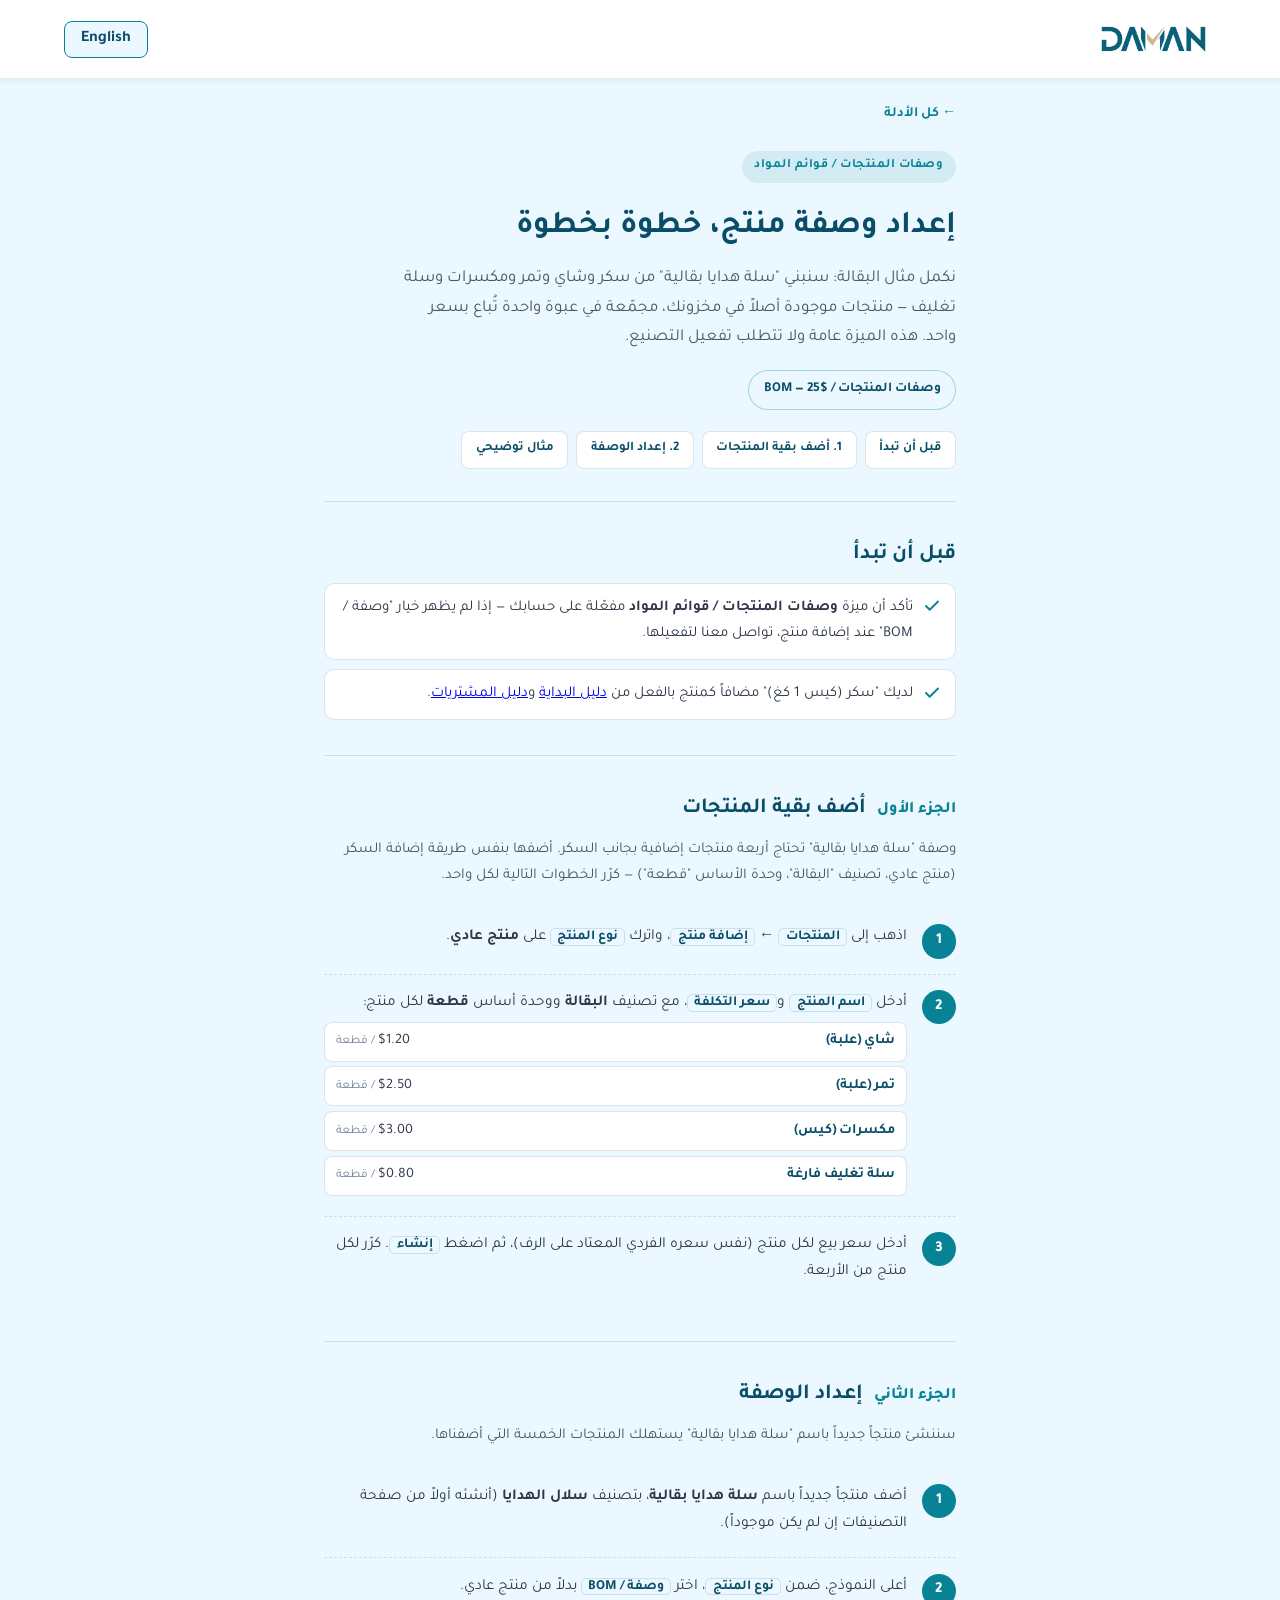
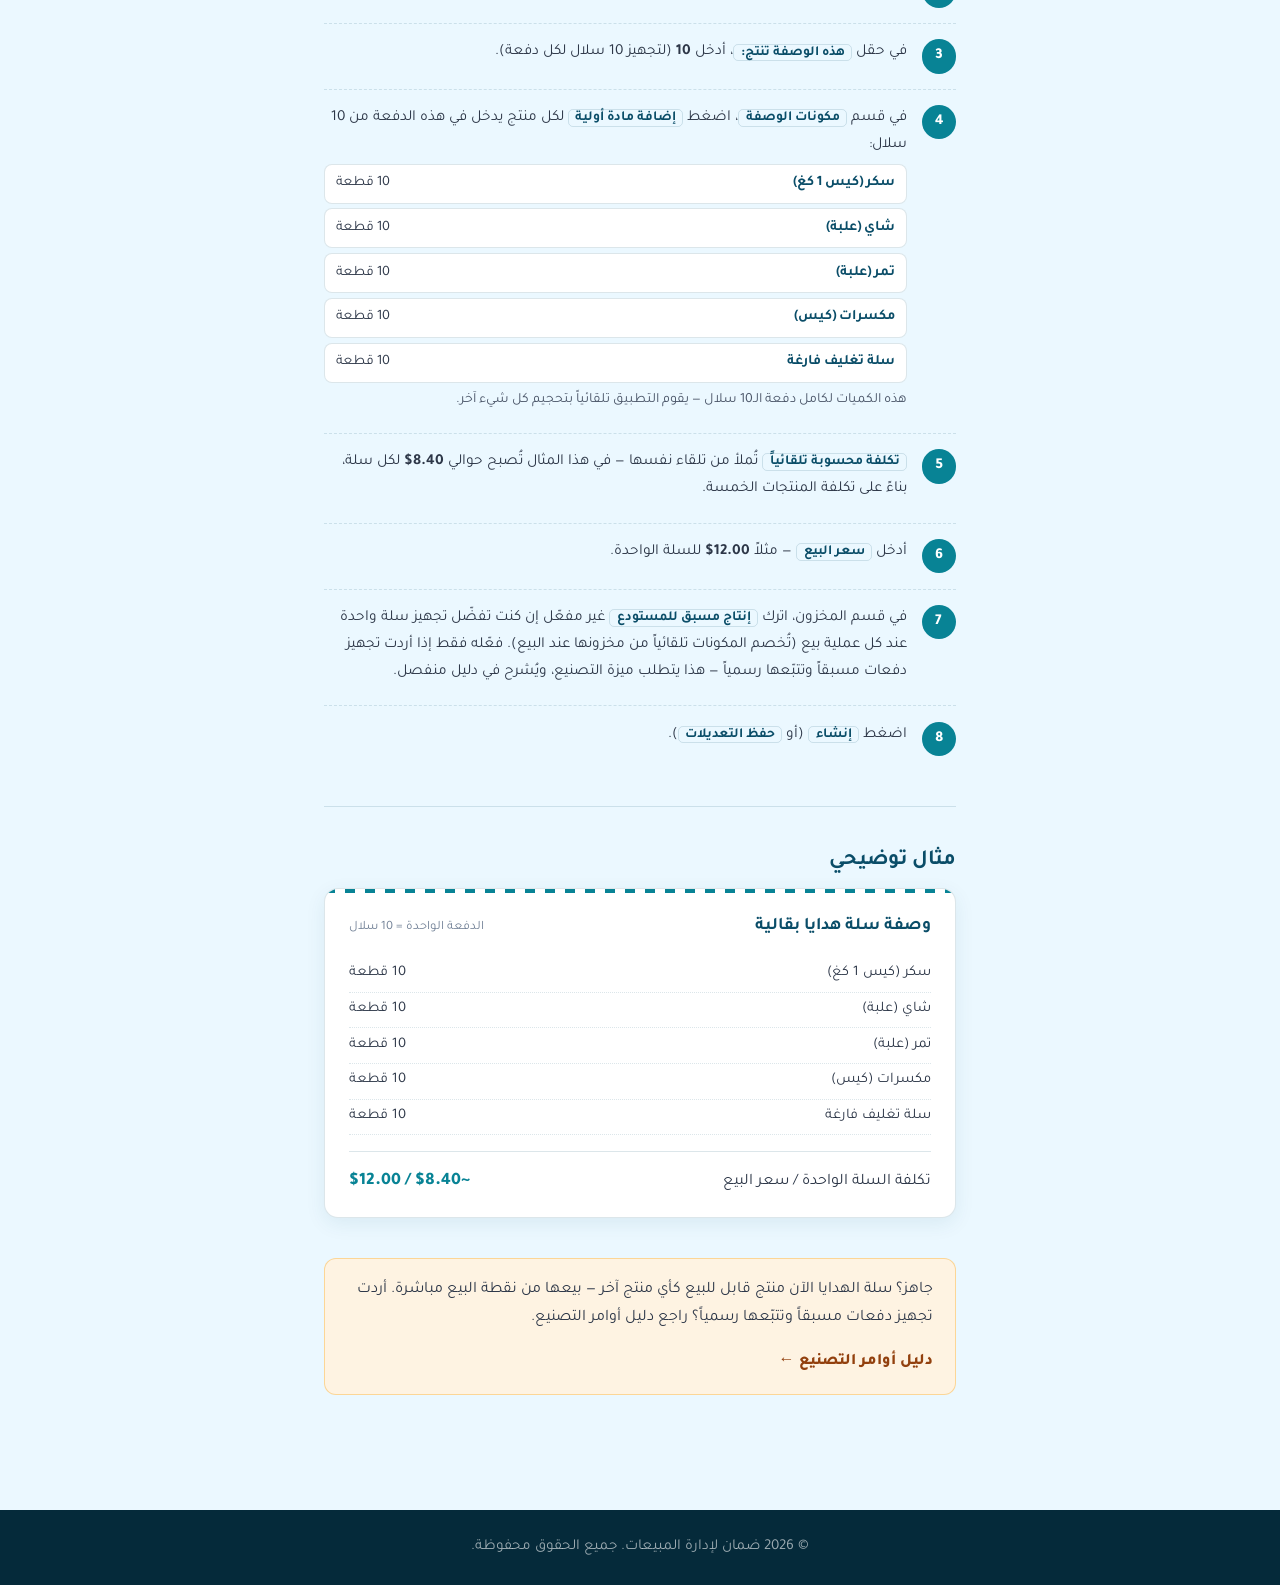
<file: tutorials/bom.html>
<!DOCTYPE html>
<html lang="ar" dir="rtl">
<head>
    <meta charset="UTF-8">
    <meta name="viewport" content="width=device-width, initial-scale=1.0">
    <title>دليل: وصفات المنتجات / BOM | Daman</title>
    <meta name="description" content="دليل خطوة بخطوة لإعداد وصفة منتج (BOM) في ضمان، بمثال بقالة عام.">
    <meta name="robots" content="noindex">
    <link rel="icon" type="image/x-icon" href="../icon.ico">
    <link href="https://fonts.googleapis.com/css2?family=Tajawal:wght@400;500;700;800&display=swap" rel="stylesheet">
    <style>
        :root {
            --primary-blue: #0A4D68; --secondary-blue: #088395; --light-blue: #EBF8FF;
            --dark-text: #2D3748; --white: #FFFFFF; --accent-gold: #F59E0B;
            --line: rgba(10,77,104,0.14);
        }
        * { margin: 0; padding: 0; box-sizing: border-box; font-family: 'Tajawal', sans-serif; }
        body { background-color: var(--light-blue); color: var(--dark-text); line-height: 1.75; }
        html[lang="ar"] .lang-en { display: none !important; }
        html[lang="en"] .lang-ar { display: none !important; }

        header {
            background-color: var(--white); box-shadow: 0 4px 6px rgba(0,0,0,0.05);
            padding: 1rem 5%; display: flex; justify-content: space-between; align-items: center;
            position: sticky; top: 0; z-index: 100;
        }
        .logo-container { display: flex; align-items: center; gap: 15px; text-decoration: none; }
        .brand-logo { height: 46px; width: auto; object-fit: contain; }
        .lang-btn {
            background-color: var(--light-blue); color: var(--primary-blue);
            border: 1px solid var(--secondary-blue); padding: 8px 16px; border-radius: 8px;
            cursor: pointer; font-weight: bold; font-size: 1rem;
        }
        .lang-btn:hover { background-color: var(--primary-blue); color: var(--white); }

        main { max-width: 760px; margin: 0 auto; padding: 0 5% 5rem; }

        .breadcrumb { padding: 1.5rem 0 0; font-size: 0.88rem; }
        .breadcrumb a { color: var(--secondary-blue); text-decoration: none; font-weight: 600; }
        .breadcrumb a:hover { text-decoration: underline; }

        .doc-head { padding: 1.5rem 0 2rem; border-bottom: 1px solid var(--line); }
        .eyebrow {
            display: inline-block; font-size: 0.8rem; font-weight: 700; letter-spacing: 0.04em;
            color: var(--secondary-blue); background: rgba(8,131,149,0.1);
            padding: 0.3rem 0.8rem; border-radius: 999px; margin-bottom: 1rem;
        }
        h1 { font-size: 2rem; color: var(--primary-blue); margin-bottom: 0.6rem; }
        .doc-sub { font-size: 1.05rem; color: #4A5568; max-width: 62ch; margin-bottom: 1.1rem; }
        .price-chip {
            display: inline-flex; align-items: center; gap: 0.5rem; flex-wrap: wrap;
            background: var(--light-blue); border: 1px solid rgba(8,131,149,0.3);
            color: var(--primary-blue); font-size: 0.85rem; font-weight: 700;
            padding: 0.45rem 0.9rem; border-radius: 999px;
        }
        .price-chip .sep { opacity: 0.4; }

        .jump { display: flex; flex-wrap: wrap; gap: 0.5rem; margin-top: 1.3rem; padding: 0; list-style: none; }
        .jump a {
            display: inline-block; font-size: 0.82rem; font-weight: 700; text-decoration: none;
            color: var(--primary-blue); background: var(--white); border: 1px solid var(--line);
            padding: 0.4rem 0.85rem; border-radius: 8px;
        }
        .jump a:hover { border-color: var(--secondary-blue); }

        section.block { padding: 2.2rem 0; border-bottom: 1px solid var(--line); }
        section.block:last-of-type { border-bottom: none; }
        .block-head { display: flex; align-items: baseline; gap: 0.7rem; margin-bottom: 0.3rem; }
        .block-num { font-weight: 800; color: var(--secondary-blue); font-size: 1rem; }
        h2 { font-size: 1.35rem; color: var(--primary-blue); margin: 0 0 0.2rem; }
        .block-hint { color: #4A5568; font-size: 0.94rem; margin-bottom: 1.2rem; }

        .checklist { list-style: none; display: grid; gap: 0.6rem; }
        .checklist li {
            display: flex; gap: 0.65rem; align-items: flex-start;
            background: var(--white); border: 1px solid var(--line);
            border-radius: 10px; padding: 0.7rem 0.85rem; font-size: 0.94rem;
        }
        .checklist li svg { flex-shrink: 0; margin-top: 0.15rem; color: var(--secondary-blue); }

        ol.steps { list-style: none; counter-reset: step; }
        ol.steps li {
            counter-increment: step;
            display: grid; grid-template-columns: 2.15rem 1fr; gap: 0.9rem;
            padding: 0.95rem 0; border-top: 1px dashed var(--line);
        }
        ol.steps li:first-child { border-top: none; }
        ol.steps li::before {
            content: counter(step);
            font-weight: 800; font-size: 0.95rem; color: var(--white); background: var(--secondary-blue);
            width: 2.15rem; height: 2.15rem; border-radius: 50%;
            display: flex; align-items: center; justify-content: center;
        }
        .step-body { font-size: 0.96rem; }
        .step-body p { margin-bottom: 0.3rem; }
        .ui-label {
            font-weight: 700; background: var(--light-blue); border: 1px solid var(--line);
            border-radius: 5px; padding: 0.05rem 0.4rem; font-size: 0.9em; color: var(--primary-blue);
        }
        .step-note { color: #4A5568; font-size: 0.88rem; margin-top: 0.35rem; }
        .ingredient-row {
            display: flex; gap: 0.4rem; align-items: center; justify-content: space-between;
            background: var(--white); border: 1px solid var(--line);
            border-radius: 8px; padding: 0.4rem 0.7rem; margin: 0.3rem 0; font-size: 0.9rem;
        }
        .ingredient-row b { color: var(--primary-blue); }
        .ingredient-row .cost-hint { color: #718096; font-size: 0.85em; }

        .ticket {
            background: var(--white); border: 1px solid var(--line); border-radius: 14px;
            box-shadow: 0 6px 20px rgba(10,77,104,0.08); padding: 1.4rem 1.5rem 1.2rem;
            position: relative; overflow: hidden;
        }
        .ticket::before {
            content: ""; position: absolute; inset-inline: 0; top: 0; height: 4px;
            background: repeating-linear-gradient(90deg, var(--secondary-blue) 0 10px, transparent 10px 20px);
        }
        .ticket-head { display: flex; justify-content: space-between; align-items: baseline; gap: 1rem; flex-wrap: wrap; margin-bottom: 0.9rem; }
        .ticket-head h3 { color: var(--primary-blue); font-size: 1.1rem; }
        .ticket-yield { font-size: 0.8rem; color: #718096; }
        .ticket-line { display: flex; justify-content: space-between; font-size: 0.92rem; padding: 0.28rem 0; border-bottom: 1px dotted var(--line); }
        .ticket-line:last-child { border-bottom: none; }
        .ticket-result {
            margin-top: 1rem; padding-top: 0.9rem; border-top: 1px solid var(--line);
            display: flex; align-items: center; justify-content: space-between; gap: 1rem; flex-wrap: wrap;
        }
        .ticket-result .cost-val { color: var(--secondary-blue); font-weight: 800; font-size: 1.1rem; }

        .next-box {
            margin-top: 2.5rem; background: #FEF3E2; border: 1px solid rgba(245,158,11,0.35);
            border-radius: 12px; padding: 1.1rem 1.4rem; display: flex; align-items: center;
            justify-content: space-between; gap: 1rem; flex-wrap: wrap;
        }
        .next-box a {
            color: #92400E; font-weight: 800; text-decoration: none; white-space: nowrap;
        }
        .next-box a:hover { text-decoration: underline; }

        footer { background-color: #052a3a; color: rgba(255,255,255,0.6); text-align: center; padding: 1.5rem; font-size: 0.95rem; }
    </style>
</head>
<body>

<header>
    <a href="../index.html" class="logo-container">
        <img src="../logo-dark.png" alt="Daman Logo" class="brand-logo">
    </a>
    <button class="lang-btn" onclick="toggleLanguage()">
        <span class="lang-ar">English</span>
        <span class="lang-en">العربية</span>
    </button>
</header>

<main>
    <p class="breadcrumb">
        <a href="index.html" class="lang-ar">← كل الأدلة</a>
        <a href="index.html" class="lang-en">← All tutorials</a>
    </p>

    <div class="doc-head">
        <span class="eyebrow lang-ar">وصفات المنتجات / قوائم المواد</span>
        <span class="eyebrow lang-en">Product Recipes / BOM</span>
        <h1 class="lang-ar">إعداد وصفة منتج، خطوة بخطوة</h1>
        <h1 class="lang-en">Set up a product recipe, step by step</h1>
        <p class="doc-sub lang-ar">نكمل مثال البقالة: سنبني "سلة هدايا بقالية" من سكر وشاي وتمر ومكسرات وسلة تغليف — منتجات موجودة أصلاً في مخزونك، مجمّعة في عبوة واحدة تُباع بسعر واحد. هذه الميزة عامة ولا تتطلب تفعيل التصنيع.</p>
        <p class="doc-sub lang-en">Continuing the grocery-store example: we'll build a "Grocery Gift Basket" from sugar, tea, dates, nuts and a basket — products you already stock, bundled into one item sold at one price. This feature is general-purpose and doesn't require Manufacturing to be enabled.</p>
        <span class="price-chip"><span class="lang-ar" data-prices="productRecipes">وصفات المنتجات / BOM — 25$</span><span class="lang-en" data-prices="productRecipes">Product Recipes / BOM — $25</span></span>
        <ul class="jump">
            <li><a href="#before"><span class="lang-ar">قبل أن تبدأ</span><span class="lang-en">Before you start</span></a></li>
            <li><a href="#part1"><span class="lang-ar">1. أضف بقية المنتجات</span><span class="lang-en">1. Add the remaining products</span></a></li>
            <li><a href="#part2"><span class="lang-ar">2. إعداد الوصفة</span><span class="lang-en">2. Set up the recipe</span></a></li>
            <li><a href="#example"><span class="lang-ar">مثال توضيحي</span><span class="lang-en">Worked example</span></a></li>
        </ul>
    </div>

    <section class="block" id="before">
        <div class="block-head"><h2 class="lang-ar">قبل أن تبدأ</h2><h2 class="lang-en">Before you start</h2></div>
        <ul class="checklist">
            <li>
                <svg width="18" height="18" viewBox="0 0 24 24" fill="none"><path d="M20 6L9 17L4 12" stroke="currentColor" stroke-width="2.5" stroke-linecap="round" stroke-linejoin="round"/></svg>
                <span class="lang-ar">تأكد أن ميزة <strong>وصفات المنتجات / قوائم المواد</strong> مفعّلة على حسابك — إذا لم يظهر خيار "وصفة / BOM" عند إضافة منتج، تواصل معنا لتفعيلها.</span>
                <span class="lang-en">Make sure <strong>Product Recipes / BOM</strong> is enabled on your account — if you don't see a "Recipe / BOM" option when adding a product, contact us to enable it.</span>
            </li>
            <li>
                <svg width="18" height="18" viewBox="0 0 24 24" fill="none"><path d="M20 6L9 17L4 12" stroke="currentColor" stroke-width="2.5" stroke-linecap="round" stroke-linejoin="round"/></svg>
                <span class="lang-ar">لديك "سكر (كيس 1 كغ)" مضافاً كمنتج بالفعل من <a href="getting-started.html">دليل البداية</a> و<a href="purchases.html">دليل المشتريات</a>.</span>
                <span class="lang-en">You already have "Sugar (1kg bag)" added as a product from the <a href="getting-started.html">Getting Started</a> and <a href="purchases.html">Purchases</a> guides.</span>
            </li>
        </ul>
    </section>

    <section class="block" id="part1">
        <div class="block-head">
            <span class="block-num lang-ar">الجزء الأول</span><span class="block-num lang-en">Part 1</span>
            <h2 class="lang-ar">أضف بقية المنتجات</h2>
            <h2 class="lang-en">Add the remaining products</h2>
        </div>
        <p class="block-hint lang-ar">وصفة "سلة هدايا بقالية" تحتاج أربعة منتجات إضافية بجانب السكر. أضفها بنفس طريقة إضافة السكر (منتج عادي، تصنيف "البقالة"، وحدة الأساس "قطعة") — كرّر الخطوات التالية لكل واحد.</p>
        <p class="block-hint lang-en">The "Grocery Gift Basket" recipe needs four more products besides sugar. Add them the same way you added sugar (Standard product, "Groceries" category, "Piece" base unit) — repeat the steps below for each one.</p>
        <ol class="steps">
            <li><div class="step-body">
                <p class="lang-ar">اذهب إلى <span class="ui-label">المنتجات</span> ← <span class="ui-label">إضافة منتج</span>، واترك <span class="ui-label">نوع المنتج</span> على <strong>منتج عادي</strong>.</p>
                <p class="lang-en">Go to <span class="ui-label">Products</span> ← <span class="ui-label">Add Product</span>, and leave <span class="ui-label">Product type</span> on <strong>Standard product</strong>.</p>
            </div></li>
            <li>
                <div class="step-body">
                    <p class="lang-ar">أدخل <span class="ui-label">اسم المنتج</span> و<span class="ui-label">سعر التكلفة</span>، مع تصنيف <strong>البقالة</strong> ووحدة أساس <strong>قطعة</strong> لكل منتج:</p>
                    <p class="lang-en">Enter <span class="ui-label">Product Name</span> and <span class="ui-label">Cost Price</span>, with category <strong>Groceries</strong> and base unit <strong>Piece</strong> for each:</p>
                    <div class="ingredient-row"><b class="lang-ar">شاي (علبة)</b><b class="lang-en">Tea (box)</b><span>$1.20 <span class="cost-hint lang-ar">/ قطعة</span><span class="cost-hint lang-en">/ piece</span></span></div>
                    <div class="ingredient-row"><b class="lang-ar">تمر (علبة)</b><b class="lang-en">Dates (box)</b><span>$2.50 <span class="cost-hint lang-ar">/ قطعة</span><span class="cost-hint lang-en">/ piece</span></span></div>
                    <div class="ingredient-row"><b class="lang-ar">مكسرات (كيس)</b><b class="lang-en">Nuts (bag)</b><span>$3.00 <span class="cost-hint lang-ar">/ قطعة</span><span class="cost-hint lang-en">/ piece</span></span></div>
                    <div class="ingredient-row"><b class="lang-ar">سلة تغليف فارغة</b><b class="lang-en">Empty Gift Basket</b><span>$0.80 <span class="cost-hint lang-ar">/ قطعة</span><span class="cost-hint lang-en">/ piece</span></span></div>
                </div>
            </li>
            <li><div class="step-body">
                <p class="lang-ar">أدخل سعر بيع لكل منتج (نفس سعره الفردي المعتاد على الرف)، ثم اضغط <span class="ui-label">إنشاء</span>. كرّر لكل منتج من الأربعة.</p>
                <p class="lang-en">Enter a selling price for each (its usual standalone shelf price), then click <span class="ui-label">Create</span>. Repeat for each of the four.</p>
            </div></li>
        </ol>
    </section>

    <section class="block" id="part2">
        <div class="block-head">
            <span class="block-num lang-ar">الجزء الثاني</span><span class="block-num lang-en">Part 2</span>
            <h2 class="lang-ar">إعداد الوصفة</h2>
            <h2 class="lang-en">Set up the recipe</h2>
        </div>
        <p class="block-hint lang-ar">سننشئ منتجاً جديداً باسم "سلة هدايا بقالية" يستهلك المنتجات الخمسة التي أضفناها.</p>
        <p class="block-hint lang-en">We'll create a new product called "Grocery Gift Basket" that consumes the five products we've added.</p>
        <ol class="steps">
            <li><div class="step-body">
                <p class="lang-ar">أضف منتجاً جديداً باسم <strong>سلة هدايا بقالية</strong>، بتصنيف <strong>سلال الهدايا</strong> (أنشئه أولاً من صفحة التصنيفات إن لم يكن موجوداً).</p>
                <p class="lang-en">Add a new product named <strong>Grocery Gift Basket</strong>, with category <strong>Gift Baskets</strong> (create it first on the Categories page if it doesn't exist yet).</p>
            </div></li>
            <li><div class="step-body">
                <p class="lang-ar">أعلى النموذج، ضمن <span class="ui-label">نوع المنتج</span>، اختر <span class="ui-label">وصفة / BOM</span> بدلاً من منتج عادي.</p>
                <p class="lang-en">At the top of the form, under <span class="ui-label">Product type</span>, choose <span class="ui-label">Recipe / BOM</span> instead of Standard product.</p>
            </div></li>
            <li><div class="step-body">
                <p class="lang-ar">في حقل <span class="ui-label">هذه الوصفة تنتج:</span>، أدخل <strong>10</strong> (لتجهيز 10 سلال لكل دفعة).</p>
                <p class="lang-en">In <span class="ui-label">This recipe yields</span>, enter <strong>10</strong> (10 baskets per batch).</p>
            </div></li>
            <li>
                <div class="step-body">
                    <p class="lang-ar">في قسم <span class="ui-label">مكونات الوصفة</span>، اضغط <span class="ui-label">إضافة مادة أولية</span> لكل منتج يدخل في هذه الدفعة من 10 سلال:</p>
                    <p class="lang-en">In <span class="ui-label">Recipe ingredients</span>, click <span class="ui-label">Add ingredient</span> for each product used in that batch of 10 baskets:</p>
                    <div class="ingredient-row"><b class="lang-ar">سكر (كيس 1 كغ)</b><b class="lang-en">Sugar (1kg bag)</b><span>10 <span class="lang-ar">قطعة</span><span class="lang-en">pcs</span></span></div>
                    <div class="ingredient-row"><b class="lang-ar">شاي (علبة)</b><b class="lang-en">Tea (box)</b><span>10 <span class="lang-ar">قطعة</span><span class="lang-en">pcs</span></span></div>
                    <div class="ingredient-row"><b class="lang-ar">تمر (علبة)</b><b class="lang-en">Dates (box)</b><span>10 <span class="lang-ar">قطعة</span><span class="lang-en">pcs</span></span></div>
                    <div class="ingredient-row"><b class="lang-ar">مكسرات (كيس)</b><b class="lang-en">Nuts (bag)</b><span>10 <span class="lang-ar">قطعة</span><span class="lang-en">pcs</span></span></div>
                    <div class="ingredient-row"><b class="lang-ar">سلة تغليف فارغة</b><b class="lang-en">Empty Gift Basket</b><span>10 <span class="lang-ar">قطعة</span><span class="lang-en">pcs</span></span></div>
                    <p class="step-note lang-ar">هذه الكميات لكامل دفعة الـ10 سلال — يقوم التطبيق تلقائياً بتحجيم كل شيء آخر.</p>
                    <p class="step-note lang-en">These quantities are for the whole batch of 10 — the app scales everything else automatically.</p>
                </div>
            </li>
            <li><div class="step-body">
                <p class="lang-ar"><span class="ui-label">تكلفة محسوبة تلقائياً</span> تُملأ من تلقاء نفسها — في هذا المثال تُصبح حوالي <strong>8.40$</strong> لكل سلة، بناءً على تكلفة المنتجات الخمسة.</p>
                <p class="lang-en"><span class="ui-label">Auto-calculated cost</span> fills in on its own — in this example it works out to about <strong>$8.40</strong> per basket, based on what the five products cost.</p>
            </div></li>
            <li><div class="step-body">
                <p class="lang-ar">أدخل <span class="ui-label">سعر البيع</span> — مثلاً <strong>12.00$</strong> للسلة الواحدة.</p>
                <p class="lang-en">Enter <span class="ui-label">Selling Price</span> — e.g. <strong>$12.00</strong> per basket.</p>
            </div></li>
            <li><div class="step-body">
                <p class="lang-ar">في قسم المخزون، اترك <span class="ui-label">إنتاج مسبق للمستودع</span> غير مفعّل إن كنت تفضّل تجهيز سلة واحدة عند كل عملية بيع (تُخصم المكونات تلقائياً من مخزونها عند البيع). فعّله فقط إذا أردت تجهيز دفعات مسبقاً وتتبّعها رسمياً — هذا يتطلب ميزة التصنيع، ويُشرح في دليل منفصل.</p>
                <p class="lang-en">In the Inventory section, leave <span class="ui-label">Pre-produce to stock</span> unchecked if you'd rather assemble one basket per sale (ingredients are deducted from stock automatically at the sale). Only check it if you want to prepare batches ahead of time and track them formally — that needs the Manufacturing feature, covered in a separate guide.</p>
            </div></li>
            <li><div class="step-body">
                <p class="lang-ar">اضغط <span class="ui-label">إنشاء</span> (أو <span class="ui-label">حفظ التعديلات</span>).</p>
                <p class="lang-en">Click <span class="ui-label">Create</span> (or <span class="ui-label">Save Changes</span>).</p>
            </div></li>
        </ol>
    </section>

    <section class="block" id="example">
        <div class="block-head"><h2 class="lang-ar">مثال توضيحي</h2><h2 class="lang-en">Worked example</h2></div>
        <div class="ticket">
            <div class="ticket-head">
                <h3><span class="lang-ar">وصفة سلة هدايا بقالية</span><span class="lang-en">Grocery Gift Basket recipe</span></h3>
                <span class="ticket-yield"><span class="lang-ar">الدفعة الواحدة = 10 سلال</span><span class="lang-en">1 batch = 10 baskets</span></span>
            </div>
            <div class="ticket-line"><span class="lang-ar">سكر (كيس 1 كغ)</span><span class="lang-en">Sugar (1kg bag)</span><span>10 <span class="lang-ar">قطعة</span><span class="lang-en">pcs</span></span></div>
            <div class="ticket-line"><span class="lang-ar">شاي (علبة)</span><span class="lang-en">Tea (box)</span><span>10 <span class="lang-ar">قطعة</span><span class="lang-en">pcs</span></span></div>
            <div class="ticket-line"><span class="lang-ar">تمر (علبة)</span><span class="lang-en">Dates (box)</span><span>10 <span class="lang-ar">قطعة</span><span class="lang-en">pcs</span></span></div>
            <div class="ticket-line"><span class="lang-ar">مكسرات (كيس)</span><span class="lang-en">Nuts (bag)</span><span>10 <span class="lang-ar">قطعة</span><span class="lang-en">pcs</span></span></div>
            <div class="ticket-line"><span class="lang-ar">سلة تغليف فارغة</span><span class="lang-en">Empty Gift Basket</span><span>10 <span class="lang-ar">قطعة</span><span class="lang-en">pcs</span></span></div>
            <div class="ticket-result">
                <span class="lang-ar">تكلفة السلة الواحدة / سعر البيع</span><span class="lang-en">Cost per basket / Sell price</span>
                <span class="cost-val">~$8.40 / $12.00</span>
            </div>
        </div>

        <div class="next-box">
            <span class="lang-ar">جاهز؟ سلة الهدايا الآن منتج قابل للبيع كأي منتج آخر — بيعها من نقطة البيع مباشرة. أردت تجهيز دفعات مسبقاً وتتبّعها رسمياً؟ راجع دليل أوامر التصنيع.</span>
            <span class="lang-en">Ready? The gift basket is now sellable like any other product — ring it up straight from checkout. Want to prepare batches ahead of time and track them formally instead? See the Manufacturing guide.</span>
            <a href="manufacturing.html"><span class="lang-ar">دليل أوامر التصنيع ←</span><span class="lang-en">Manufacturing guide →</span></a>
        </div>
    </section>
</main>

<footer>
    <span class="lang-ar">&copy; 2026 ضمان لإدارة المبيعات. جميع الحقوق محفوظة.</span>
    <span class="lang-en">&copy; 2026 Daman Sales Management. All rights reserved.</span>
</footer>

<script>
    function toggleLanguage() {
        const htmlElement = document.documentElement;
        const currentLang = htmlElement.getAttribute('lang');
        if (currentLang === 'ar') {
            htmlElement.setAttribute('lang', 'en');
            htmlElement.setAttribute('dir', 'ltr');
        } else {
            htmlElement.setAttribute('lang', 'ar');
            htmlElement.setAttribute('dir', 'rtl');
        }
    }
</script>
</body>
</html>
</file>
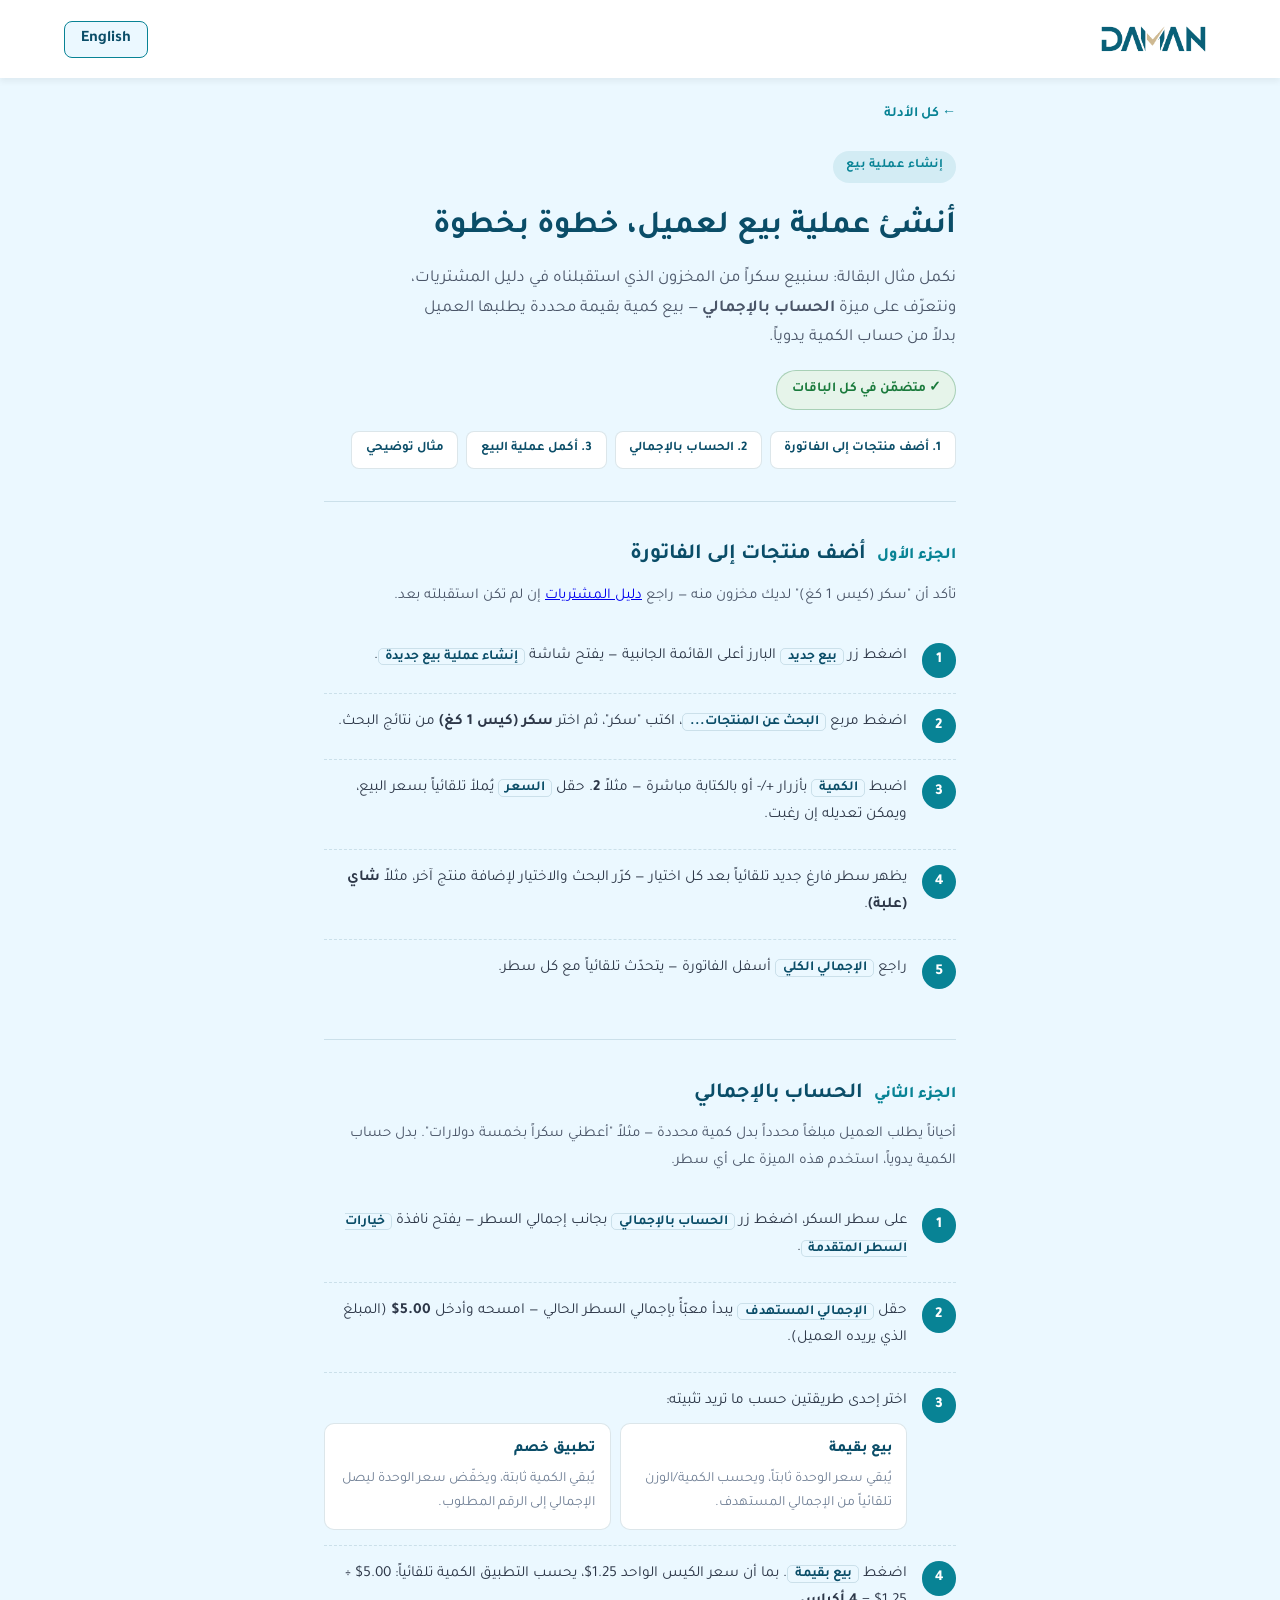
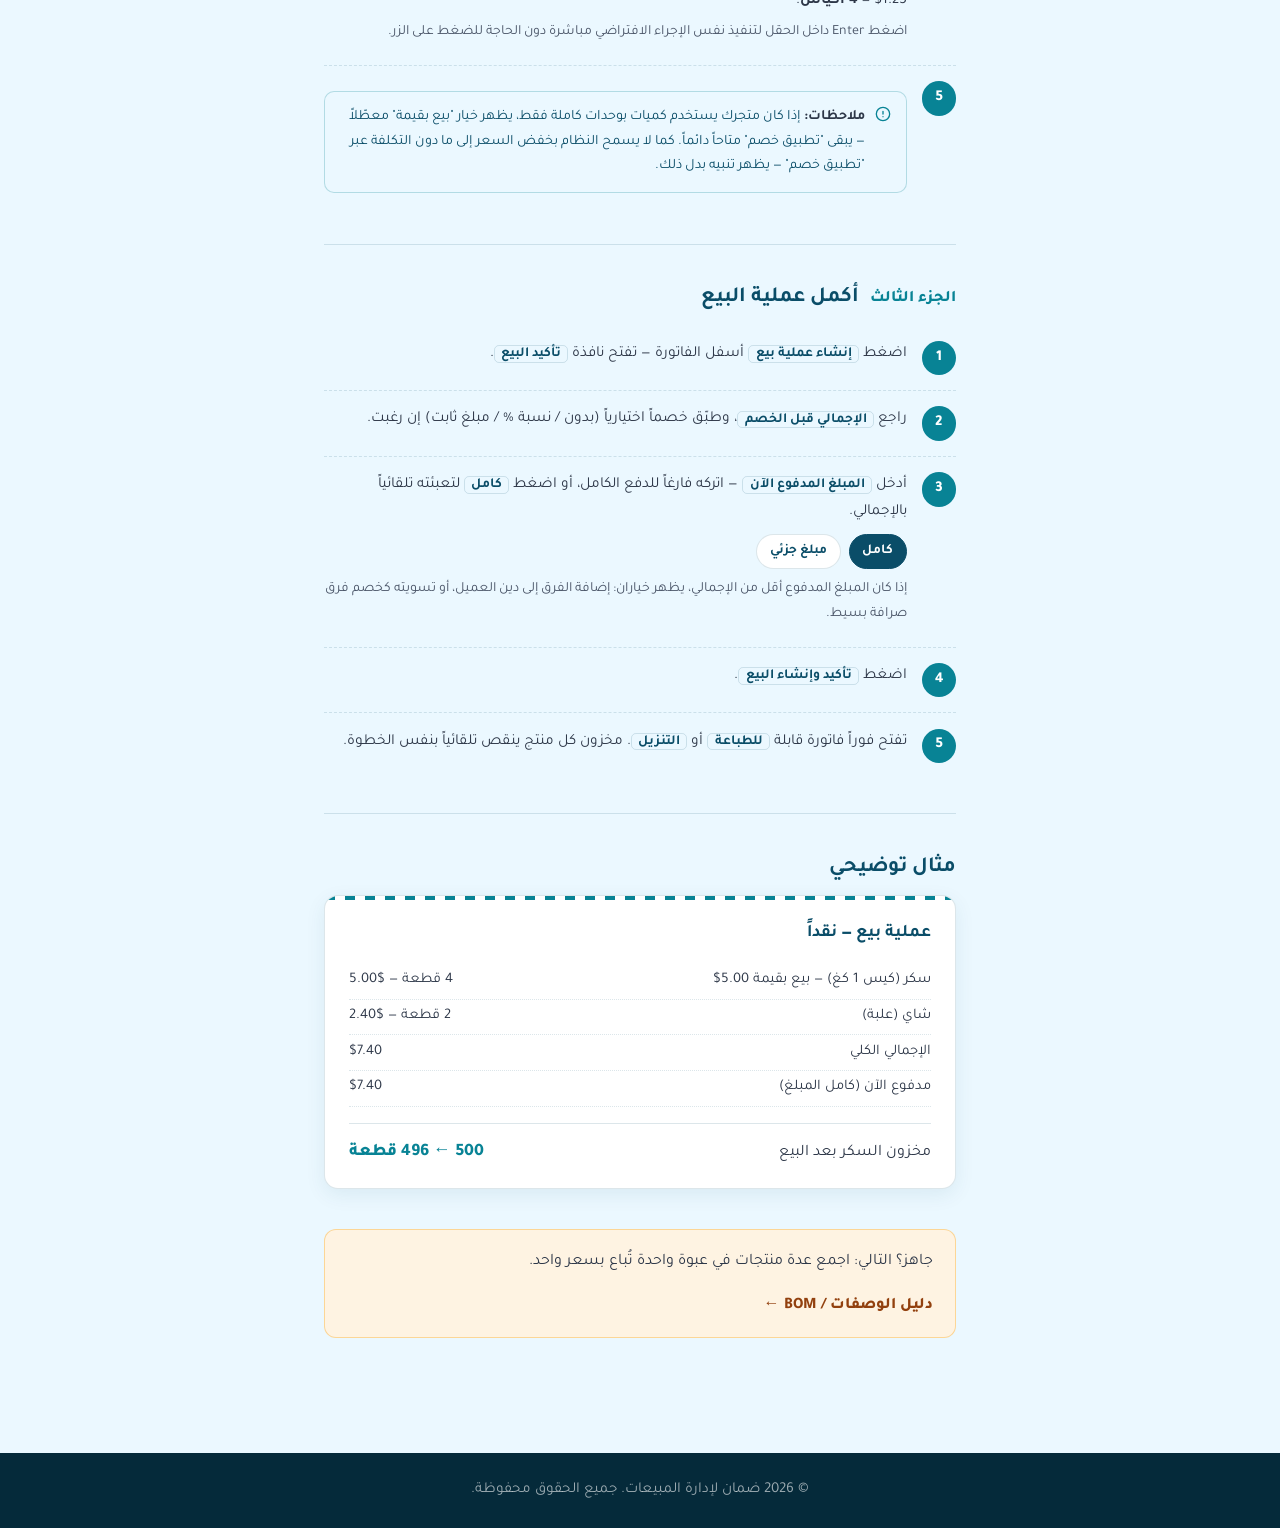
<file: tutorials/create-sale.html>
<!DOCTYPE html>
<html lang="ar" dir="rtl">
<head>
    <meta charset="UTF-8">
    <meta name="viewport" content="width=device-width, initial-scale=1.0">
    <title>دليل: إنشاء عملية بيع | Daman</title>
    <meta name="description" content="دليل خطوة بخطوة لإنشاء عملية بيع في ضمان، بما في ذلك ميزة الحساب بالإجمالي (بيع بقيمة محددة).">
    <meta name="robots" content="noindex">
    <link rel="icon" type="image/x-icon" href="../icon.ico">
    <link href="https://fonts.googleapis.com/css2?family=Tajawal:wght@400;500;700;800&display=swap" rel="stylesheet">
    <style>
        :root {
            --primary-blue: #0A4D68; --secondary-blue: #088395; --light-blue: #EBF8FF;
            --dark-text: #2D3748; --white: #FFFFFF; --accent-gold: #F59E0B;
            --line: rgba(10,77,104,0.14);
        }
        * { margin: 0; padding: 0; box-sizing: border-box; font-family: 'Tajawal', sans-serif; }
        body { background-color: var(--light-blue); color: var(--dark-text); line-height: 1.75; }
        html[lang="ar"] .lang-en { display: none !important; }
        html[lang="en"] .lang-ar { display: none !important; }

        header {
            background-color: var(--white); box-shadow: 0 4px 6px rgba(0,0,0,0.05);
            padding: 1rem 5%; display: flex; justify-content: space-between; align-items: center;
            position: sticky; top: 0; z-index: 100;
        }
        .logo-container { display: flex; align-items: center; gap: 15px; text-decoration: none; }
        .brand-logo { height: 46px; width: auto; object-fit: contain; }
        .lang-btn {
            background-color: var(--light-blue); color: var(--primary-blue);
            border: 1px solid var(--secondary-blue); padding: 8px 16px; border-radius: 8px;
            cursor: pointer; font-weight: bold; font-size: 1rem;
        }
        .lang-btn:hover { background-color: var(--primary-blue); color: var(--white); }

        main { max-width: 760px; margin: 0 auto; padding: 0 5% 5rem; }

        .breadcrumb { padding: 1.5rem 0 0; font-size: 0.88rem; }
        .breadcrumb a { color: var(--secondary-blue); text-decoration: none; font-weight: 600; }
        .breadcrumb a:hover { text-decoration: underline; }

        .doc-head { padding: 1.5rem 0 2rem; border-bottom: 1px solid var(--line); }
        .eyebrow {
            display: inline-block; font-size: 0.8rem; font-weight: 700; letter-spacing: 0.04em;
            color: var(--secondary-blue); background: rgba(8,131,149,0.1);
            padding: 0.3rem 0.8rem; border-radius: 999px; margin-bottom: 1rem;
        }
        h1 { font-size: 2rem; color: var(--primary-blue); margin-bottom: 0.6rem; }
        .doc-sub { font-size: 1.05rem; color: #4A5568; max-width: 62ch; margin-bottom: 1.1rem; }
        .price-chip {
            display: inline-flex; align-items: center; gap: 0.5rem; flex-wrap: wrap;
            background: #E6F4EA; border: 1px solid rgba(26,122,60,0.3);
            color: #1A7A3C; font-size: 0.85rem; font-weight: 700;
            padding: 0.45rem 0.9rem; border-radius: 999px;
        }

        .jump { display: flex; flex-wrap: wrap; gap: 0.5rem; margin-top: 1.3rem; padding: 0; list-style: none; }
        .jump a {
            display: inline-block; font-size: 0.82rem; font-weight: 700; text-decoration: none;
            color: var(--primary-blue); background: var(--white); border: 1px solid var(--line);
            padding: 0.4rem 0.85rem; border-radius: 8px;
        }
        .jump a:hover { border-color: var(--secondary-blue); }

        .prereq {
            display: flex; gap: 0.7rem; align-items: flex-start; margin-top: 1.4rem;
            background: var(--white); border: 1px solid var(--line); border-radius: 10px;
            padding: 0.9rem 1.05rem; font-size: 0.92rem;
        }
        .prereq svg { flex-shrink: 0; margin-top: 0.15rem; color: var(--accent-gold); }
        .prereq a { color: var(--secondary-blue); font-weight: 700; text-decoration: none; }
        .prereq a:hover { text-decoration: underline; }

        section.block { padding: 2.2rem 0; border-bottom: 1px solid var(--line); }
        section.block:last-of-type { border-bottom: none; }
        .block-head { display: flex; align-items: baseline; gap: 0.7rem; margin-bottom: 0.3rem; }
        .block-num { font-weight: 800; color: var(--secondary-blue); font-size: 1rem; }
        h2 { font-size: 1.35rem; color: var(--primary-blue); margin: 0 0 0.2rem; }
        .block-hint { color: #4A5568; font-size: 0.94rem; margin-bottom: 1.2rem; }

        ol.steps { list-style: none; counter-reset: step; }
        ol.steps li {
            counter-increment: step;
            display: grid; grid-template-columns: 2.15rem 1fr; gap: 0.9rem;
            padding: 0.95rem 0; border-top: 1px dashed var(--line);
        }
        ol.steps li:first-child { border-top: none; }
        ol.steps li::before {
            content: counter(step);
            font-weight: 800; font-size: 0.95rem; color: var(--white); background: var(--secondary-blue);
            width: 2.15rem; height: 2.15rem; border-radius: 50%;
            display: flex; align-items: center; justify-content: center;
        }
        .step-body { font-size: 0.96rem; }
        .step-body p { margin-bottom: 0.3rem; }
        .ui-label {
            font-weight: 700; background: var(--light-blue); border: 1px solid var(--line);
            border-radius: 5px; padding: 0.05rem 0.4rem; font-size: 0.9em; color: var(--primary-blue);
        }
        .step-note { color: #4A5568; font-size: 0.88rem; margin-top: 0.35rem; }

        .callout {
            display: flex; gap: 0.6rem; border-radius: 10px; padding: 0.8rem 0.95rem;
            font-size: 0.89rem; margin-top: 0.6rem; background: var(--light-blue);
            border: 1px solid rgba(8,131,149,0.25); color: var(--primary-blue);
        }
        .callout strong { color: var(--dark-text); }
        .callout svg { flex-shrink: 0; margin-top: 0.1rem; color: var(--secondary-blue); }

        .calc-modes { display: grid; gap: 0.6rem; margin-top: 0.5rem; grid-template-columns: repeat(auto-fit, minmax(220px, 1fr)); }
        .calc-mode {
            background: var(--white); border: 1px solid var(--line); border-radius: 10px;
            padding: 0.8rem 0.9rem; font-size: 0.88rem;
        }
        .calc-mode .mode-title { font-weight: 800; color: var(--primary-blue); font-size: 0.92rem; margin-bottom: 0.25rem; }
        .calc-mode .mode-hint { color: #718096; }

        .pay-options { display: flex; flex-wrap: wrap; gap: 0.5rem; margin: 0.5rem 0; }
        .pay-pill {
            font-size: 0.85rem; font-weight: 700; background: var(--white); border: 1px solid var(--line);
            padding: 0.3rem 0.8rem; border-radius: 999px; color: var(--primary-blue);
        }
        .pay-pill.chosen { background: var(--primary-blue); color: var(--white); border-color: var(--primary-blue); }

        .ticket {
            background: var(--white); border: 1px solid var(--line); border-radius: 14px;
            box-shadow: 0 6px 20px rgba(10,77,104,0.08); padding: 1.4rem 1.5rem 1.2rem;
            position: relative; overflow: hidden;
        }
        .ticket::before {
            content: ""; position: absolute; inset-inline: 0; top: 0; height: 4px;
            background: repeating-linear-gradient(90deg, var(--secondary-blue) 0 10px, transparent 10px 20px);
        }
        .ticket-head { display: flex; justify-content: space-between; align-items: baseline; gap: 1rem; flex-wrap: wrap; margin-bottom: 0.9rem; }
        .ticket-head h3 { color: var(--primary-blue); font-size: 1.1rem; }
        .ticket-line { display: flex; justify-content: space-between; font-size: 0.92rem; padding: 0.28rem 0; border-bottom: 1px dotted var(--line); }
        .ticket-line:last-child { border-bottom: none; }
        .ticket-result {
            margin-top: 1rem; padding-top: 0.9rem; border-top: 1px solid var(--line);
            display: flex; align-items: center; justify-content: space-between; gap: 1rem; flex-wrap: wrap;
        }
        .ticket-result .cost-val { color: var(--secondary-blue); font-weight: 800; font-size: 1.1rem; }

        .next-box {
            margin-top: 2.5rem; background: #FEF3E2; border: 1px solid rgba(245,158,11,0.35);
            border-radius: 12px; padding: 1.1rem 1.4rem; display: flex; align-items: center;
            justify-content: space-between; gap: 1rem; flex-wrap: wrap;
        }
        .next-box a { color: #92400E; font-weight: 800; text-decoration: none; white-space: nowrap; }
        .next-box a:hover { text-decoration: underline; }

        footer { background-color: #052a3a; color: rgba(255,255,255,0.6); text-align: center; padding: 1.5rem; font-size: 0.95rem; }
    </style>
</head>
<body>

<header>
    <a href="../index.html" class="logo-container">
        <img src="../logo-dark.png" alt="Daman Logo" class="brand-logo">
    </a>
    <button class="lang-btn" onclick="toggleLanguage()">
        <span class="lang-ar">English</span>
        <span class="lang-en">العربية</span>
    </button>
</header>

<main>
    <p class="breadcrumb">
        <a href="index.html" class="lang-ar">← كل الأدلة</a>
        <a href="index.html" class="lang-en">← All tutorials</a>
    </p>

    <div class="doc-head">
        <span class="eyebrow lang-ar">إنشاء عملية بيع</span>
        <span class="eyebrow lang-en">Create a Sale</span>
        <h1 class="lang-ar">أنشئ عملية بيع لعميل، خطوة بخطوة</h1>
        <h1 class="lang-en">Create a sale for a customer, step by step</h1>
        <p class="doc-sub lang-ar">نكمل مثال البقالة: سنبيع سكراً من المخزون الذي استقبلناه في دليل المشتريات، ونتعرّف على ميزة <strong>الحساب بالإجمالي</strong> — بيع كمية بقيمة محددة يطلبها العميل بدلاً من حساب الكمية يدوياً.</p>
        <p class="doc-sub lang-en">Continuing the grocery-store example: we'll sell sugar from the stock we received in the Purchases guide, and cover <strong>Calculate by Total</strong> — selling a specific amount the customer asks for, without doing the math yourself.</p>
        <span class="price-chip"><span class="lang-ar">✓ متضمّن في كل الباقات</span><span class="lang-en">✓ Included in every plan</span></span>
        <ul class="jump">
            <li><a href="#part1"><span class="lang-ar">1. أضف منتجات إلى الفاتورة</span><span class="lang-en">1. Add products to the sale</span></a></li>
            <li><a href="#part2"><span class="lang-ar">2. الحساب بالإجمالي</span><span class="lang-en">2. Calculate by Total</span></a></li>
            <li><a href="#part3"><span class="lang-ar">3. أكمل عملية البيع</span><span class="lang-en">3. Complete the sale</span></a></li>
            <li><a href="#example"><span class="lang-ar">مثال توضيحي</span><span class="lang-en">Worked example</span></a></li>
        </ul>
    </div>

    <section class="block" id="part1">
        <div class="block-head">
            <span class="block-num lang-ar">الجزء الأول</span><span class="block-num lang-en">Part 1</span>
            <h2 class="lang-ar">أضف منتجات إلى الفاتورة</h2>
            <h2 class="lang-en">Add products to the sale</h2>
        </div>
        <p class="block-hint lang-ar">تأكد أن "سكر (كيس 1 كغ)" لديك مخزون منه — راجع <a href="purchases.html">دليل المشتريات</a> إن لم تكن استقبلته بعد.</p>
        <p class="block-hint lang-en">Make sure "Sugar (1kg bag)" has stock — see the <a href="purchases.html">Purchases guide</a> if you haven't received it yet.</p>
        <ol class="steps">
            <li><div class="step-body">
                <p class="lang-ar">اضغط زر <span class="ui-label">بيع جديد</span> البارز أعلى القائمة الجانبية — يفتح شاشة <span class="ui-label">إنشاء عملية بيع جديدة</span>.</p>
                <p class="lang-en">Click the prominent <span class="ui-label">New Sale</span> button at the top of the sidebar — it opens the <span class="ui-label">Create New Sale</span> screen.</p>
            </div></li>
            <li><div class="step-body">
                <p class="lang-ar">اضغط مربع <span class="ui-label">البحث عن المنتجات...</span>، اكتب "سكر"، ثم اختر <strong>سكر (كيس 1 كغ)</strong> من نتائج البحث.</p>
                <p class="lang-en">Click the <span class="ui-label">Search products...</span> box, type "sugar", then select <strong>Sugar (1kg bag)</strong> from the results.</p>
            </div></li>
            <li><div class="step-body">
                <p class="lang-ar">اضبط <span class="ui-label">الكمية</span> بأزرار +/- أو بالكتابة مباشرة — مثلاً <strong>2</strong>. حقل <span class="ui-label">السعر</span> يُملأ تلقائياً بسعر البيع، ويمكن تعديله إن رغبت.</p>
                <p class="lang-en">Set the <span class="ui-label">Quantity</span> with the +/- buttons or by typing directly — e.g. <strong>2</strong>. The <span class="ui-label">Price</span> field auto-fills with the selling price, and can be overridden if needed.</p>
            </div></li>
            <li><div class="step-body">
                <p class="lang-ar">يظهر سطر فارغ جديد تلقائياً بعد كل اختيار — كرّر البحث والاختيار لإضافة منتج آخر، مثلاً <strong>شاي (علبة)</strong>.</p>
                <p class="lang-en">A new empty line appears automatically after each selection — repeat the search-and-select to add another product, e.g. <strong>Tea (box)</strong>.</p>
            </div></li>
            <li><div class="step-body">
                <p class="lang-ar">راجع <span class="ui-label">الإجمالي الكلي</span> أسفل الفاتورة — يتحدّث تلقائياً مع كل سطر.</p>
                <p class="lang-en">Check the <span class="ui-label">Grand Total</span> at the bottom of the sale — it updates live with every line.</p>
            </div></li>
        </ol>
    </section>

    <section class="block" id="part2">
        <div class="block-head">
            <span class="block-num lang-ar">الجزء الثاني</span><span class="block-num lang-en">Part 2</span>
            <h2 class="lang-ar">الحساب بالإجمالي</h2>
            <h2 class="lang-en">Calculate by Total</h2>
        </div>
        <p class="block-hint lang-ar">أحياناً يطلب العميل مبلغاً محدداً بدل كمية محددة — مثلاً "أعطني سكراً بخمسة دولارات". بدل حساب الكمية يدوياً، استخدم هذه الميزة على أي سطر.</p>
        <p class="block-hint lang-en">Sometimes a customer asks for a set amount instead of a set quantity — e.g. "give me $5 worth of sugar." Instead of doing the math yourself, use this feature on any line.</p>
        <ol class="steps">
            <li><div class="step-body">
                <p class="lang-ar">على سطر السكر، اضغط زر <span class="ui-label">الحساب بالإجمالي</span> بجانب إجمالي السطر — يفتح نافذة <span class="ui-label">خيارات السطر المتقدمة</span>.</p>
                <p class="lang-en">On the sugar line, click the <span class="ui-label">Calculate by Total</span> button next to the line total — it opens the <span class="ui-label">Advanced Item Options</span> dialog.</p>
            </div></li>
            <li><div class="step-body">
                <p class="lang-ar">حقل <span class="ui-label">الإجمالي المستهدف</span> يبدأ معبّأً بإجمالي السطر الحالي — امسحه وأدخل <strong>5.00$</strong> (المبلغ الذي يريده العميل).</p>
                <p class="lang-en">The <span class="ui-label">Target Total</span> field starts pre-filled with the line's current total — clear it and enter <strong>$5.00</strong> (what the customer wants to pay).</p>
            </div></li>
            <li>
                <div class="step-body">
                    <p class="lang-ar">اختر إحدى طريقتين حسب ما تريد تثبيته:</p>
                    <p class="lang-en">Choose one of two modes depending on what you want to keep fixed:</p>
                    <div class="calc-modes">
                        <div class="calc-mode">
                            <div class="mode-title lang-ar">بيع بقيمة</div>
                            <div class="mode-title lang-en">Sell by Amount</div>
                            <div class="mode-hint lang-ar">يُبقي سعر الوحدة ثابتاً، ويحسب الكمية/الوزن تلقائياً من الإجمالي المستهدف.</div>
                            <div class="mode-hint lang-en">Keeps the unit price fixed, and auto-calculates the weight/quantity from the target total.</div>
                        </div>
                        <div class="calc-mode">
                            <div class="mode-title lang-ar">تطبيق خصم</div>
                            <div class="mode-title lang-en">Apply Discount</div>
                            <div class="mode-hint lang-ar">يُبقي الكمية ثابتة، ويخفّض سعر الوحدة ليصل الإجمالي إلى الرقم المطلوب.</div>
                            <div class="mode-hint lang-en">Keeps the quantity fixed, and lowers the unit price until the total hits the target number.</div>
                        </div>
                    </div>
                </div>
            </li>
            <li><div class="step-body">
                <p class="lang-ar">اضغط <span class="ui-label">بيع بقيمة</span>. بما أن سعر الكيس الواحد 1.25$، يحسب التطبيق الكمية تلقائياً: 5.00$ ÷ 1.25$ = <strong>4 أكياس</strong>.</p>
                <p class="lang-en">Click <span class="ui-label">Sell by Amount</span>. Since sugar is $1.25/bag, the app auto-calculates quantity: $5.00 ÷ $1.25 = <strong>4 bags</strong>.</p>
                <p class="step-note lang-ar">اضغط Enter داخل الحقل لتنفيذ نفس الإجراء الافتراضي مباشرة دون الحاجة للضغط على الزر.</p>
                <p class="step-note lang-en">Pressing Enter inside the field runs the same default action directly, without clicking the button.</p>
            </div></li>
            <li><div class="step-body">
                <div class="callout">
                    <svg width="16" height="16" viewBox="0 0 24 24" fill="none"><circle cx="12" cy="12" r="10" stroke="currentColor" stroke-width="2"/><path d="M12 8v4M12 16h.01" stroke="currentColor" stroke-width="2" stroke-linecap="round"/></svg>
                    <span class="lang-ar"><strong>ملاحظات: </strong>إذا كان متجرك يستخدم كميات بوحدات كاملة فقط، يظهر خيار "بيع بقيمة" معطّلاً — يبقى "تطبيق خصم" متاحاً دائماً. كما لا يسمح النظام بخفض السعر إلى ما دون التكلفة عبر "تطبيق خصم" — يظهر تنبيه بدل ذلك.</span>
                    <span class="lang-en"><strong>Notes: </strong>if your store only allows whole-unit quantities, "Sell by Amount" is unavailable — "Apply Discount" is always available instead. Also, "Apply Discount" never lets the price drop below cost — it shows a warning instead.</span>
                </div>
            </div></li>
        </ol>
    </section>

    <section class="block" id="part3">
        <div class="block-head">
            <span class="block-num lang-ar">الجزء الثالث</span><span class="block-num lang-en">Part 3</span>
            <h2 class="lang-ar">أكمل عملية البيع</h2>
            <h2 class="lang-en">Complete the sale</h2>
        </div>
        <ol class="steps">
            <li><div class="step-body">
                <p class="lang-ar">اضغط <span class="ui-label">إنشاء عملية بيع</span> أسفل الفاتورة — تفتح نافذة <span class="ui-label">تأكيد البيع</span>.</p>
                <p class="lang-en">Click <span class="ui-label">Create Sale</span> at the bottom of the sale — it opens the <span class="ui-label">Confirm Sale</span> dialog.</p>
            </div></li>
            <li><div class="step-body">
                <p class="lang-ar">راجع <span class="ui-label">الإجمالي قبل الخصم</span>، وطبّق خصماً اختيارياً (بدون / نسبة % / مبلغ ثابت) إن رغبت.</p>
                <p class="lang-en">Review the <span class="ui-label">Subtotal</span>, and optionally apply a discount (None / % / fixed amount) if you'd like.</p>
            </div></li>
            <li><div class="step-body">
                <p class="lang-ar">أدخل <span class="ui-label">المبلغ المدفوع الآن</span> — اتركه فارغاً للدفع الكامل، أو اضغط <span class="ui-label">كامل</span> لتعبئته تلقائياً بالإجمالي.</p>
                <p class="lang-en">Enter <span class="ui-label">Amount Paid Now</span> — leave it empty for full payment, or click <span class="ui-label">Full</span> to auto-fill the total.</p>
                <div class="pay-options">
                    <span class="pay-pill chosen lang-ar">كامل</span><span class="pay-pill chosen lang-en">Full</span>
                    <span class="pay-pill lang-ar">مبلغ جزئي</span><span class="pay-pill lang-en">Partial amount</span>
                </div>
                <p class="step-note lang-ar">إذا كان المبلغ المدفوع أقل من الإجمالي، يظهر خياران: إضافة الفرق إلى دين العميل، أو تسويته كخصم فرق صرافة بسيط.</p>
                <p class="step-note lang-en">If the amount paid falls short, two options appear: add the difference to the customer's debt, or settle it as a small rounding-discount.</p>
            </div></li>
            <li><div class="step-body">
                <p class="lang-ar">اضغط <span class="ui-label">تأكيد وإنشاء البيع</span>.</p>
                <p class="lang-en">Click <span class="ui-label">Confirm &amp; Create Sale</span>.</p>
            </div></li>
            <li><div class="step-body">
                <p class="lang-ar">تفتح فوراً فاتورة قابلة <span class="ui-label">للطباعة</span> أو <span class="ui-label">التنزيل</span>. مخزون كل منتج ينقص تلقائياً بنفس الخطوة.</p>
                <p class="lang-en">A <span class="ui-label">Print</span>-able / <span class="ui-label">Download</span>-able invoice opens immediately. Each product's stock decreases automatically in that same step.</p>
            </div></li>
        </ol>
    </section>

    <section class="block" id="example">
        <div class="block-head"><h2 class="lang-ar">مثال توضيحي</h2><h2 class="lang-en">Worked example</h2></div>
        <div class="ticket">
            <div class="ticket-head">
                <h3><span class="lang-ar">عملية بيع — نقداً</span><span class="lang-en">Sale — Cash</span></h3>
            </div>
            <div class="ticket-line"><span class="lang-ar">سكر (كيس 1 كغ) — بيع بقيمة 5.00$</span><span class="lang-en">Sugar (1kg bag) — sold via $5.00 Calculate by Total</span><span>4 <span class="lang-ar">قطعة</span><span class="lang-en">pcs</span> — $5.00</span></div>
            <div class="ticket-line"><span class="lang-ar">شاي (علبة)</span><span class="lang-en">Tea (box)</span><span>2 <span class="lang-ar">قطعة</span><span class="lang-en">pcs</span> — $2.40</span></div>
            <div class="ticket-line"><span class="lang-ar">الإجمالي الكلي</span><span class="lang-en">Grand Total</span><span>$7.40</span></div>
            <div class="ticket-line"><span class="lang-ar">مدفوع الآن (كامل المبلغ)</span><span class="lang-en">Paid now (Full)</span><span>$7.40</span></div>
            <div class="ticket-result">
                <span class="lang-ar">مخزون السكر بعد البيع</span><span class="lang-en">Sugar stock after the sale</span>
                <span class="cost-val"><span class="lang-ar">500 ← 496 قطعة</span><span class="lang-en">500 → 496 pcs</span></span>
            </div>
        </div>

        <div class="next-box">
            <span class="lang-ar">جاهز؟ التالي: اجمع عدة منتجات في عبوة واحدة تُباع بسعر واحد.</span>
            <span class="lang-en">Ready? Next: bundle several products into one pack sold at one price.</span>
            <a href="bom.html"><span class="lang-ar">دليل الوصفات / BOM ←</span><span class="lang-en">BOM guide →</span></a>
        </div>
    </section>
</main>

<footer>
    <span class="lang-ar">&copy; 2026 ضمان لإدارة المبيعات. جميع الحقوق محفوظة.</span>
    <span class="lang-en">&copy; 2026 Daman Sales Management. All rights reserved.</span>
</footer>

<script>
    function toggleLanguage() {
        const htmlElement = document.documentElement;
        const currentLang = htmlElement.getAttribute('lang');
        if (currentLang === 'ar') {
            htmlElement.setAttribute('lang', 'en');
            htmlElement.setAttribute('dir', 'ltr');
        } else {
            htmlElement.setAttribute('lang', 'ar');
            htmlElement.setAttribute('dir', 'rtl');
        }
    }
</script>
</body>
</html>
</file>
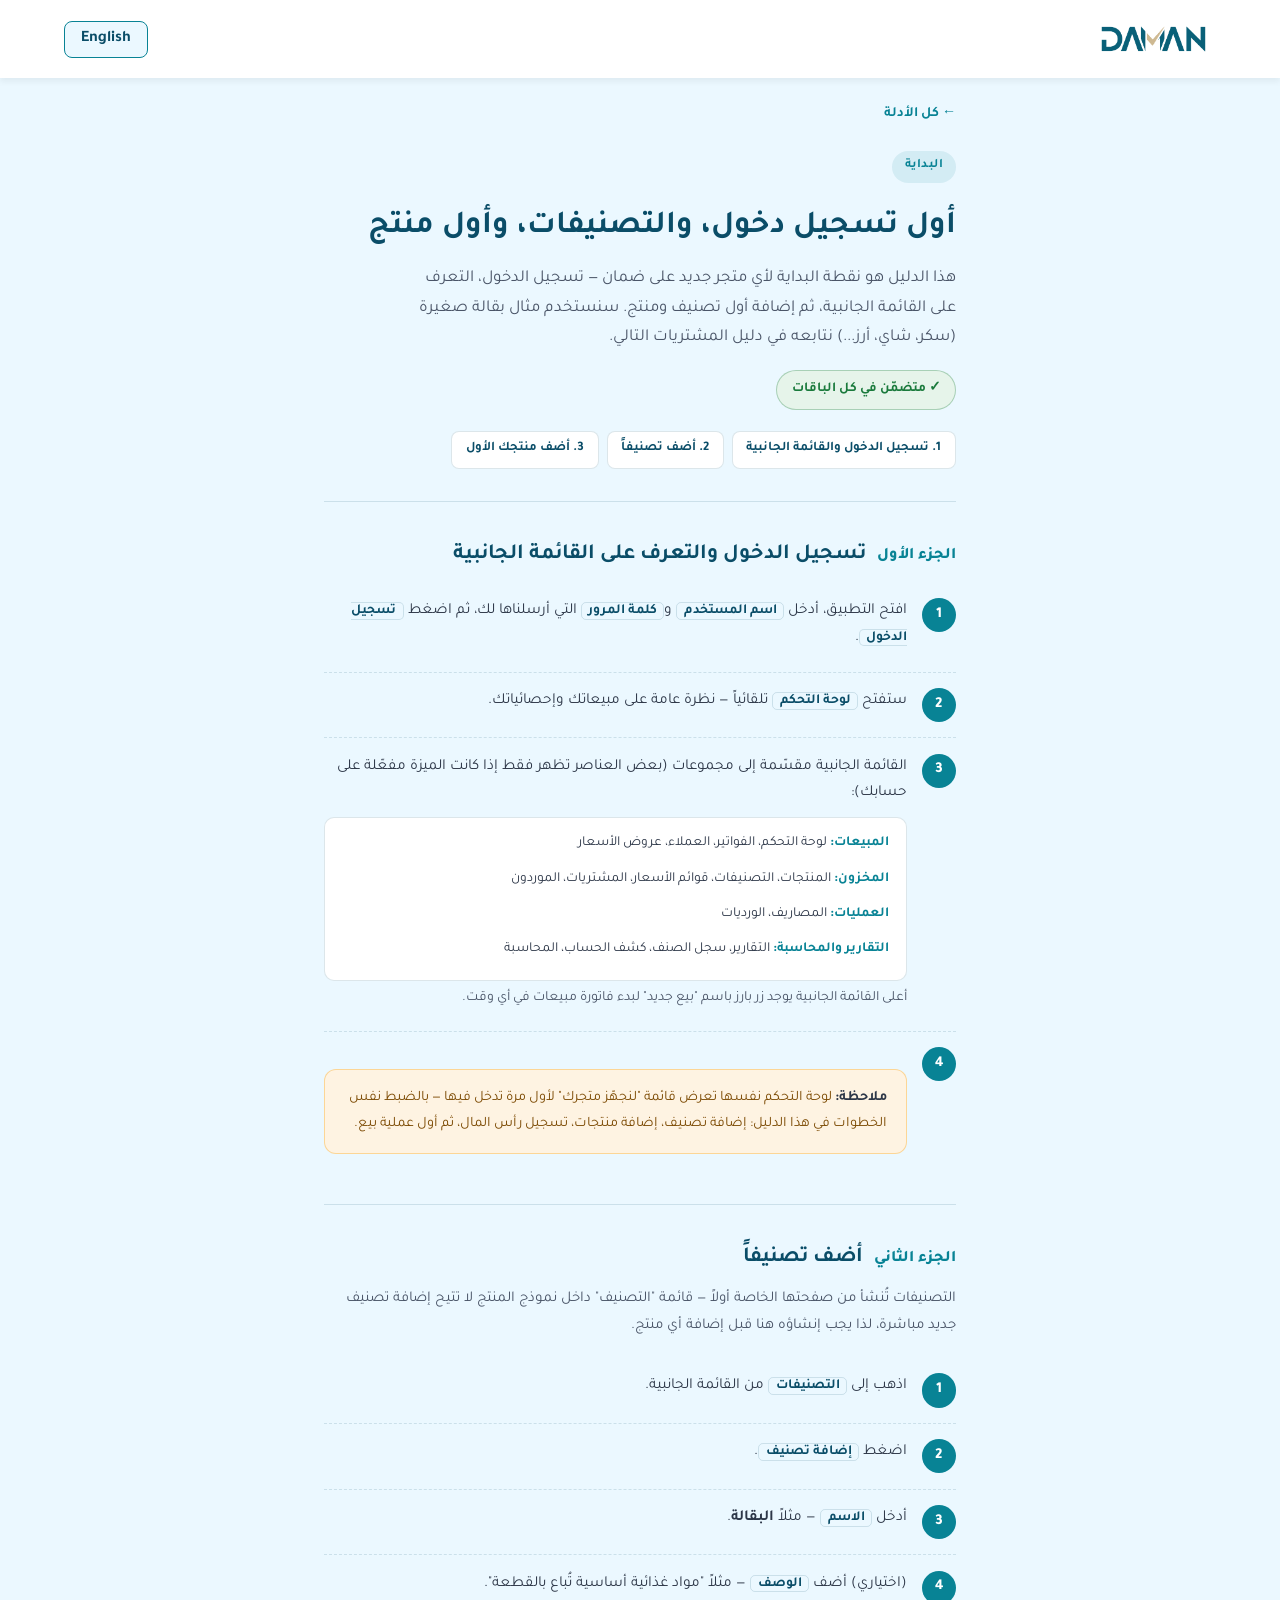
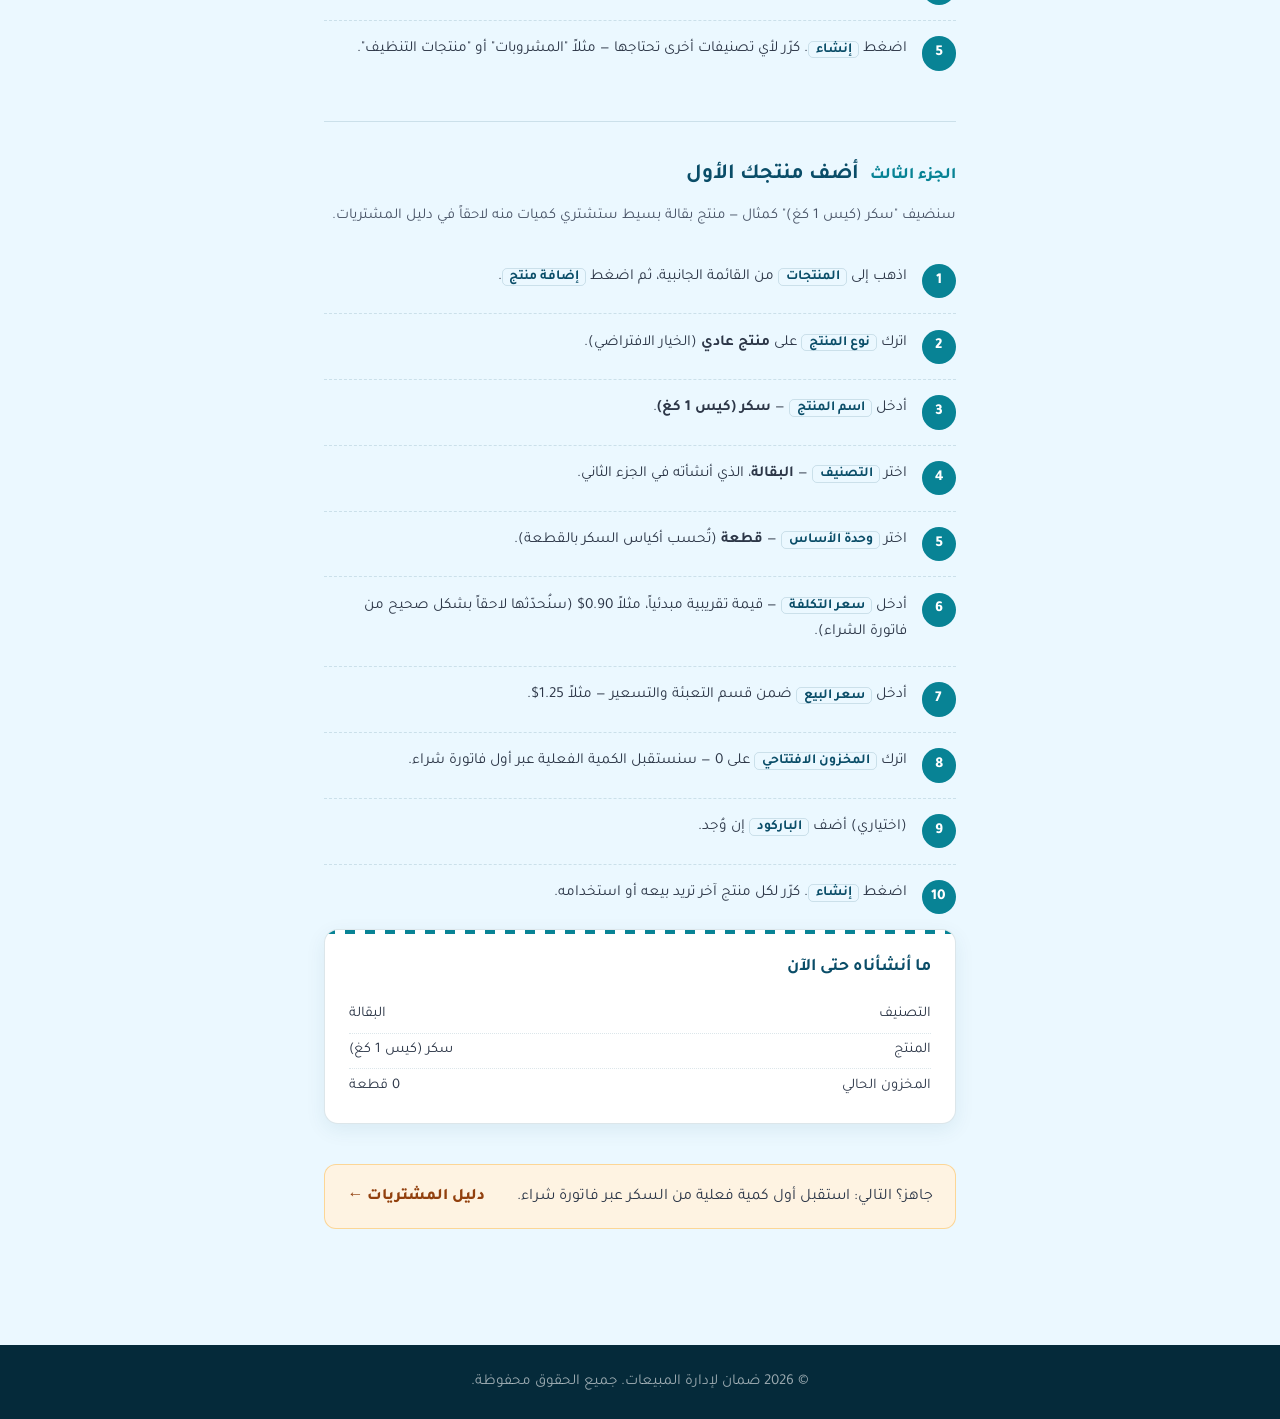
<file: tutorials/getting-started.html>
<!DOCTYPE html>
<html lang="ar" dir="rtl">
<head>
    <meta charset="UTF-8">
    <meta name="viewport" content="width=device-width, initial-scale=1.0">
    <title>دليل: البداية — تسجيل الدخول والتصنيفات والمنتجات | Daman</title>
    <meta name="description" content="دليل خطوة بخطوة لأول استخدام لضمان: تسجيل الدخول، التنقل في القائمة الجانبية، إضافة تصنيف وأول منتج.">
    <meta name="robots" content="noindex">
    <link rel="icon" type="image/x-icon" href="../icon.ico">
    <link href="https://fonts.googleapis.com/css2?family=Tajawal:wght@400;500;700;800&display=swap" rel="stylesheet">
    <style>
        :root {
            --primary-blue: #0A4D68; --secondary-blue: #088395; --light-blue: #EBF8FF;
            --dark-text: #2D3748; --white: #FFFFFF; --accent-gold: #F59E0B;
            --line: rgba(10,77,104,0.14);
        }
        * { margin: 0; padding: 0; box-sizing: border-box; font-family: 'Tajawal', sans-serif; }
        body { background-color: var(--light-blue); color: var(--dark-text); line-height: 1.75; }
        html[lang="ar"] .lang-en { display: none !important; }
        html[lang="en"] .lang-ar { display: none !important; }

        header {
            background-color: var(--white); box-shadow: 0 4px 6px rgba(0,0,0,0.05);
            padding: 1rem 5%; display: flex; justify-content: space-between; align-items: center;
            position: sticky; top: 0; z-index: 100;
        }
        .logo-container { display: flex; align-items: center; gap: 15px; text-decoration: none; }
        .brand-logo { height: 46px; width: auto; object-fit: contain; }
        .lang-btn {
            background-color: var(--light-blue); color: var(--primary-blue);
            border: 1px solid var(--secondary-blue); padding: 8px 16px; border-radius: 8px;
            cursor: pointer; font-weight: bold; font-size: 1rem;
        }
        .lang-btn:hover { background-color: var(--primary-blue); color: var(--white); }

        main { max-width: 760px; margin: 0 auto; padding: 0 5% 5rem; }

        .breadcrumb { padding: 1.5rem 0 0; font-size: 0.88rem; }
        .breadcrumb a { color: var(--secondary-blue); text-decoration: none; font-weight: 600; }
        .breadcrumb a:hover { text-decoration: underline; }

        .doc-head { padding: 1.5rem 0 2rem; border-bottom: 1px solid var(--line); }
        .eyebrow {
            display: inline-block; font-size: 0.8rem; font-weight: 700; letter-spacing: 0.04em;
            color: var(--secondary-blue); background: rgba(8,131,149,0.1);
            padding: 0.3rem 0.8rem; border-radius: 999px; margin-bottom: 1rem;
        }
        h1 { font-size: 2rem; color: var(--primary-blue); margin-bottom: 0.6rem; }
        .doc-sub { font-size: 1.05rem; color: #4A5568; max-width: 62ch; margin-bottom: 1.1rem; }
        .price-chip {
            display: inline-flex; align-items: center; gap: 0.5rem; flex-wrap: wrap;
            background: #E6F4EA; border: 1px solid rgba(26,122,60,0.3);
            color: #1A7A3C; font-size: 0.85rem; font-weight: 700;
            padding: 0.45rem 0.9rem; border-radius: 999px;
        }

        .jump { display: flex; flex-wrap: wrap; gap: 0.5rem; margin-top: 1.3rem; padding: 0; list-style: none; }
        .jump a {
            display: inline-block; font-size: 0.82rem; font-weight: 700; text-decoration: none;
            color: var(--primary-blue); background: var(--white); border: 1px solid var(--line);
            padding: 0.4rem 0.85rem; border-radius: 8px;
        }
        .jump a:hover { border-color: var(--secondary-blue); }

        section.block { padding: 2.2rem 0; border-bottom: 1px solid var(--line); }
        section.block:last-of-type { border-bottom: none; }
        .block-head { display: flex; align-items: baseline; gap: 0.7rem; margin-bottom: 0.3rem; }
        .block-num { font-weight: 800; color: var(--secondary-blue); font-size: 1rem; }
        h2 { font-size: 1.35rem; color: var(--primary-blue); margin: 0 0 0.2rem; }
        .block-hint { color: #4A5568; font-size: 0.94rem; margin-bottom: 1.2rem; }

        ol.steps { list-style: none; counter-reset: step; }
        ol.steps li {
            counter-increment: step;
            display: grid; grid-template-columns: 2.15rem 1fr; gap: 0.9rem;
            padding: 0.95rem 0; border-top: 1px dashed var(--line);
        }
        ol.steps li:first-child { border-top: none; }
        ol.steps li::before {
            content: counter(step);
            font-weight: 800; font-size: 0.95rem; color: var(--white); background: var(--secondary-blue);
            width: 2.15rem; height: 2.15rem; border-radius: 50%;
            display: flex; align-items: center; justify-content: center;
        }
        .step-body { font-size: 0.96rem; }
        .step-body p { margin-bottom: 0.3rem; }
        .ui-label {
            font-weight: 700; background: var(--light-blue); border: 1px solid var(--line);
            border-radius: 5px; padding: 0.05rem 0.4rem; font-size: 0.9em; color: var(--primary-blue);
        }
        .step-note { color: #4A5568; font-size: 0.88rem; margin-top: 0.35rem; }

        .nav-compact {
            margin-top: 0.6rem; background: var(--white); border: 1px solid var(--line); border-radius: 10px;
            padding: 0.85rem 1.05rem; display: grid; gap: 0.4rem;
        }
        .nav-compact p { font-size: 0.86rem; }
        .nav-compact strong { color: var(--secondary-blue); }

        .checklist-widget {
            margin-top: 1.4rem; background: #FEF3E2; border: 1px solid rgba(245,158,11,0.35);
            border-radius: 12px; padding: 1rem 1.2rem; font-size: 0.9rem; color: #7C4A03;
        }
        .checklist-widget strong { color: var(--dark-text); }

        .ticket {
            background: var(--white); border: 1px solid var(--line); border-radius: 14px;
            box-shadow: 0 6px 20px rgba(10,77,104,0.08); padding: 1.4rem 1.5rem 1.2rem;
            position: relative; overflow: hidden;
        }
        .ticket::before {
            content: ""; position: absolute; inset-inline: 0; top: 0; height: 4px;
            background: repeating-linear-gradient(90deg, var(--secondary-blue) 0 10px, transparent 10px 20px);
        }
        .ticket-head { display: flex; justify-content: space-between; align-items: baseline; gap: 1rem; flex-wrap: wrap; margin-bottom: 0.9rem; }
        .ticket-head h3 { color: var(--primary-blue); font-size: 1.1rem; }
        .ticket-line { display: flex; justify-content: space-between; font-size: 0.92rem; padding: 0.28rem 0; border-bottom: 1px dotted var(--line); }
        .ticket-line:last-child { border-bottom: none; }

        .next-box {
            margin-top: 2.5rem; background: #FEF3E2; border: 1px solid rgba(245,158,11,0.35);
            border-radius: 12px; padding: 1.1rem 1.4rem; display: flex; align-items: center;
            justify-content: space-between; gap: 1rem; flex-wrap: wrap;
        }
        .next-box a { color: #92400E; font-weight: 800; text-decoration: none; white-space: nowrap; }
        .next-box a:hover { text-decoration: underline; }

        footer { background-color: #052a3a; color: rgba(255,255,255,0.6); text-align: center; padding: 1.5rem; font-size: 0.95rem; }
    </style>
</head>
<body>

<header>
    <a href="../index.html" class="logo-container">
        <img src="../logo-dark.png" alt="Daman Logo" class="brand-logo">
    </a>
    <button class="lang-btn" onclick="toggleLanguage()">
        <span class="lang-ar">English</span>
        <span class="lang-en">العربية</span>
    </button>
</header>

<main>
    <p class="breadcrumb">
        <a href="index.html" class="lang-ar">← كل الأدلة</a>
        <a href="index.html" class="lang-en">← All tutorials</a>
    </p>

    <div class="doc-head">
        <span class="eyebrow lang-ar">البداية</span>
        <span class="eyebrow lang-en">Getting Started</span>
        <h1 class="lang-ar">أول تسجيل دخول، والتصنيفات، وأول منتج</h1>
        <h1 class="lang-en">First login, categories, and your first product</h1>
        <p class="doc-sub lang-ar">هذا الدليل هو نقطة البداية لأي متجر جديد على ضمان — تسجيل الدخول، التعرف على القائمة الجانبية، ثم إضافة أول تصنيف ومنتج. سنستخدم مثال بقالة صغيرة (سكر، شاي، أرز...) نتابعه في دليل المشتريات التالي.</p>
        <p class="doc-sub lang-en">This is the starting point for any new store on Daman — signing in, getting familiar with the sidebar, then adding your first category and product. We'll use a small grocery-store example (sugar, tea, rice...) carried into the next guide, Purchases.</p>
        <span class="price-chip"><span class="lang-ar">✓ متضمّن في كل الباقات</span><span class="lang-en">✓ Included in every plan</span></span>
        <ul class="jump">
            <li><a href="#part1"><span class="lang-ar">1. تسجيل الدخول والقائمة الجانبية</span><span class="lang-en">1. Sign in &amp; the sidebar</span></a></li>
            <li><a href="#part2"><span class="lang-ar">2. أضف تصنيفاً</span><span class="lang-en">2. Add a category</span></a></li>
            <li><a href="#part3"><span class="lang-ar">3. أضف منتجك الأول</span><span class="lang-en">3. Add your first product</span></a></li>
        </ul>
    </div>

    <section class="block" id="part1">
        <div class="block-head">
            <span class="block-num lang-ar">الجزء الأول</span><span class="block-num lang-en">Part 1</span>
            <h2 class="lang-ar">تسجيل الدخول والتعرف على القائمة الجانبية</h2>
            <h2 class="lang-en">Sign in and get familiar with the sidebar</h2>
        </div>
        <ol class="steps">
            <li><div class="step-body">
                <p class="lang-ar">افتح التطبيق، أدخل <span class="ui-label">اسم المستخدم</span> و<span class="ui-label">كلمة المرور</span> التي أرسلناها لك، ثم اضغط <span class="ui-label">تسجيل الدخول</span>.</p>
                <p class="lang-en">Open the app, enter the <span class="ui-label">Username</span> and <span class="ui-label">Password</span> we sent you, then click <span class="ui-label">Sign In</span>.</p>
            </div></li>
            <li><div class="step-body">
                <p class="lang-ar">ستفتح <span class="ui-label">لوحة التحكم</span> تلقائياً — نظرة عامة على مبيعاتك وإحصائياتك.</p>
                <p class="lang-en">The <span class="ui-label">Dashboard</span> opens automatically — an overview of your sales and stats.</p>
            </div></li>
            <li>
                <div class="step-body">
                    <p class="lang-ar">القائمة الجانبية مقسّمة إلى مجموعات (بعض العناصر تظهر فقط إذا كانت الميزة مفعّلة على حسابك):</p>
                    <p class="lang-en">The sidebar is split into groups (some items only appear if that feature is enabled on your account):</p>
                    <div class="nav-compact">
                        <p><strong class="lang-ar">المبيعات: </strong><strong class="lang-en">Sales: </strong><span class="lang-ar">لوحة التحكم، الفواتير، العملاء، عروض الأسعار</span><span class="lang-en">Dashboard, Transactions, Clients, Quotations</span></p>
                        <p><strong class="lang-ar">المخزون: </strong><strong class="lang-en">Inventory: </strong><span class="lang-ar">المنتجات، التصنيفات، قوائم الأسعار، المشتريات، الموردون</span><span class="lang-en">Products, Categories, Price Lists, Purchases, Suppliers</span></p>
                        <p><strong class="lang-ar">العمليات: </strong><strong class="lang-en">Operations: </strong><span class="lang-ar">المصاريف، الورديات</span><span class="lang-en">Expenses, Shifts</span></p>
                        <p><strong class="lang-ar">التقارير والمحاسبة: </strong><strong class="lang-en">Reports &amp; Accounting: </strong><span class="lang-ar">التقارير، سجل الصنف، كشف الحساب، المحاسبة</span><span class="lang-en">Reports, Item Ledger, Account Statement, Accounting</span></p>
                    </div>
                    <p class="step-note lang-ar">أعلى القائمة الجانبية يوجد زر بارز باسم "بيع جديد" لبدء فاتورة مبيعات في أي وقت.</p>
                    <p class="step-note lang-en">A prominent "New Sale" button sits at the top of the sidebar to start a sales invoice at any time.</p>
                </div>
            </li>
            <li><div class="step-body">
                <div class="checklist-widget">
                    <strong class="lang-ar">ملاحظة: </strong><span class="lang-ar">لوحة التحكم نفسها تعرض قائمة "لنجهّز متجرك" لأول مرة تدخل فيها — بالضبط نفس الخطوات في هذا الدليل: إضافة تصنيف، إضافة منتجات، تسجيل رأس المال، ثم أول عملية بيع.</span>
                    <strong class="lang-en">Note: </strong><span class="lang-en">The Dashboard itself shows a "Let's get your store ready" checklist the first time you log in — the same steps as this guide: add a category, add products, record starting capital, then make your first sale.</span>
                </div>
            </div></li>
        </ol>
    </section>

    <section class="block" id="part2">
        <div class="block-head">
            <span class="block-num lang-ar">الجزء الثاني</span><span class="block-num lang-en">Part 2</span>
            <h2 class="lang-ar">أضف تصنيفاً</h2>
            <h2 class="lang-en">Add a category</h2>
        </div>
        <p class="block-hint lang-ar">التصنيفات تُنشأ من صفحتها الخاصة أولاً — قائمة "التصنيف" داخل نموذج المنتج لا تتيح إضافة تصنيف جديد مباشرة، لذا يجب إنشاؤه هنا قبل إضافة أي منتج.</p>
        <p class="block-hint lang-en">Categories are created on their own page first — the Category dropdown inside the product form doesn't let you add a new one on the fly, so create it here before adding any product.</p>
        <ol class="steps">
            <li><div class="step-body">
                <p class="lang-ar">اذهب إلى <span class="ui-label">التصنيفات</span> من القائمة الجانبية.</p>
                <p class="lang-en">Go to <span class="ui-label">Categories</span> in the sidebar.</p>
            </div></li>
            <li><div class="step-body">
                <p class="lang-ar">اضغط <span class="ui-label">إضافة تصنيف</span>.</p>
                <p class="lang-en">Click <span class="ui-label">Add Category</span>.</p>
            </div></li>
            <li><div class="step-body">
                <p class="lang-ar">أدخل <span class="ui-label">الاسم</span> — مثلاً <strong>البقالة</strong>.</p>
                <p class="lang-en">Enter <span class="ui-label">Name</span> — e.g. <strong>Groceries</strong>.</p>
            </div></li>
            <li><div class="step-body">
                <p class="lang-ar">(اختياري) أضف <span class="ui-label">الوصف</span> — مثلاً "مواد غذائية أساسية تُباع بالقطعة".</p>
                <p class="lang-en">(Optional) add a <span class="ui-label">Description</span> — e.g. "Everyday grocery items sold by the piece".</p>
            </div></li>
            <li><div class="step-body">
                <p class="lang-ar">اضغط <span class="ui-label">إنشاء</span>. كرّر لأي تصنيفات أخرى تحتاجها — مثلاً "المشروبات" أو "منتجات التنظيف".</p>
                <p class="lang-en">Click <span class="ui-label">Create</span>. Repeat for any other categories you need — e.g. "Beverages" or "Cleaning Supplies".</p>
            </div></li>
        </ol>
    </section>

    <section class="block" id="part3">
        <div class="block-head">
            <span class="block-num lang-ar">الجزء الثالث</span><span class="block-num lang-en">Part 3</span>
            <h2 class="lang-ar">أضف منتجك الأول</h2>
            <h2 class="lang-en">Add your first product</h2>
        </div>
        <p class="block-hint lang-ar">سنضيف "سكر (كيس 1 كغ)" كمثال — منتج بقالة بسيط ستشتري كميات منه لاحقاً في دليل المشتريات.</p>
        <p class="block-hint lang-en">We'll add "Sugar (1kg bag)" as our example — a simple grocery product you'll buy stock of later in the Purchases guide.</p>
        <ol class="steps">
            <li><div class="step-body">
                <p class="lang-ar">اذهب إلى <span class="ui-label">المنتجات</span> من القائمة الجانبية، ثم اضغط <span class="ui-label">إضافة منتج</span>.</p>
                <p class="lang-en">Go to <span class="ui-label">Products</span> in the sidebar, then click <span class="ui-label">Add Product</span>.</p>
            </div></li>
            <li><div class="step-body">
                <p class="lang-ar">اترك <span class="ui-label">نوع المنتج</span> على <strong>منتج عادي</strong> (الخيار الافتراضي).</p>
                <p class="lang-en">Leave <span class="ui-label">Product type</span> set to <strong>Standard product</strong> (the default).</p>
            </div></li>
            <li><div class="step-body">
                <p class="lang-ar">أدخل <span class="ui-label">اسم المنتج</span> — <strong>سكر (كيس 1 كغ)</strong>.</p>
                <p class="lang-en">Enter <span class="ui-label">Product Name</span> — <strong>Sugar (1kg bag)</strong>.</p>
            </div></li>
            <li><div class="step-body">
                <p class="lang-ar">اختر <span class="ui-label">التصنيف</span> — <strong>البقالة</strong>، الذي أنشأته في الجزء الثاني.</p>
                <p class="lang-en">Choose <span class="ui-label">Category</span> — <strong>Groceries</strong>, the one you created in Part 2.</p>
            </div></li>
            <li><div class="step-body">
                <p class="lang-ar">اختر <span class="ui-label">وحدة الأساس</span> — <strong>قطعة</strong> (تُحسب أكياس السكر بالقطعة).</p>
                <p class="lang-en">Choose <span class="ui-label">Base Unit</span> — <strong>Piece</strong> (sugar bags are counted per piece).</p>
            </div></li>
            <li><div class="step-body">
                <p class="lang-ar">أدخل <span class="ui-label">سعر التكلفة</span> — قيمة تقريبية مبدئياً، مثلاً 0.90$ (سنُحدّثها لاحقاً بشكل صحيح من فاتورة الشراء).</p>
                <p class="lang-en">Enter <span class="ui-label">Cost Price</span> — a rough starting value, e.g. $0.90 (we'll update it properly from a purchase invoice next).</p>
            </div></li>
            <li><div class="step-body">
                <p class="lang-ar">أدخل <span class="ui-label">سعر البيع</span> ضمن قسم التعبئة والتسعير — مثلاً 1.25$.</p>
                <p class="lang-en">Enter <span class="ui-label">Selling Price</span> under Packaging &amp; Pricing — e.g. $1.25.</p>
            </div></li>
            <li><div class="step-body">
                <p class="lang-ar">اترك <span class="ui-label">المخزون الافتتاحي</span> على 0 — سنستقبل الكمية الفعلية عبر أول فاتورة شراء.</p>
                <p class="lang-en">Leave <span class="ui-label">Opening Stock</span> at 0 — we'll receive the real quantity through your first purchase invoice.</p>
            </div></li>
            <li><div class="step-body">
                <p class="lang-ar">(اختياري) أضف <span class="ui-label">الباركود</span> إن وُجد.</p>
                <p class="lang-en">(Optional) add a <span class="ui-label">Barcode</span> if you have one.</p>
            </div></li>
            <li><div class="step-body">
                <p class="lang-ar">اضغط <span class="ui-label">إنشاء</span>. كرّر لكل منتج آخر تريد بيعه أو استخدامه.</p>
                <p class="lang-en">Click <span class="ui-label">Create</span>. Repeat for every other product you sell or use.</p>
            </div></li>
        </ol>

        <div class="ticket">
            <div class="ticket-head">
                <h3><span class="lang-ar">ما أنشأناه حتى الآن</span><span class="lang-en">What we've created so far</span></h3>
            </div>
            <div class="ticket-line"><span class="lang-ar">التصنيف</span><span class="lang-en">Category</span><span class="lang-ar">البقالة</span><span class="lang-en">Groceries</span></div>
            <div class="ticket-line"><span class="lang-ar">المنتج</span><span class="lang-en">Product</span><span class="lang-ar">سكر (كيس 1 كغ)</span><span class="lang-en">Sugar (1kg bag)</span></div>
            <div class="ticket-line"><span class="lang-ar">المخزون الحالي</span><span class="lang-en">Current stock</span><span>0 <span class="lang-ar">قطعة</span><span class="lang-en">pcs</span></span></div>
        </div>

        <div class="next-box">
            <span class="lang-ar">جاهز؟ التالي: استقبل أول كمية فعلية من السكر عبر فاتورة شراء.</span>
            <span class="lang-en">Ready? Next: receive real stock of Sugar through a purchase invoice.</span>
            <a href="purchases.html"><span class="lang-ar">دليل المشتريات ←</span><span class="lang-en">Purchases guide →</span></a>
        </div>
    </section>
</main>

<footer>
    <span class="lang-ar">&copy; 2026 ضمان لإدارة المبيعات. جميع الحقوق محفوظة.</span>
    <span class="lang-en">&copy; 2026 Daman Sales Management. All rights reserved.</span>
</footer>

<script>
    function toggleLanguage() {
        const htmlElement = document.documentElement;
        const currentLang = htmlElement.getAttribute('lang');
        if (currentLang === 'ar') {
            htmlElement.setAttribute('lang', 'en');
            htmlElement.setAttribute('dir', 'ltr');
        } else {
            htmlElement.setAttribute('lang', 'ar');
            htmlElement.setAttribute('dir', 'rtl');
        }
    }
</script>
</body>
</html>
</file>
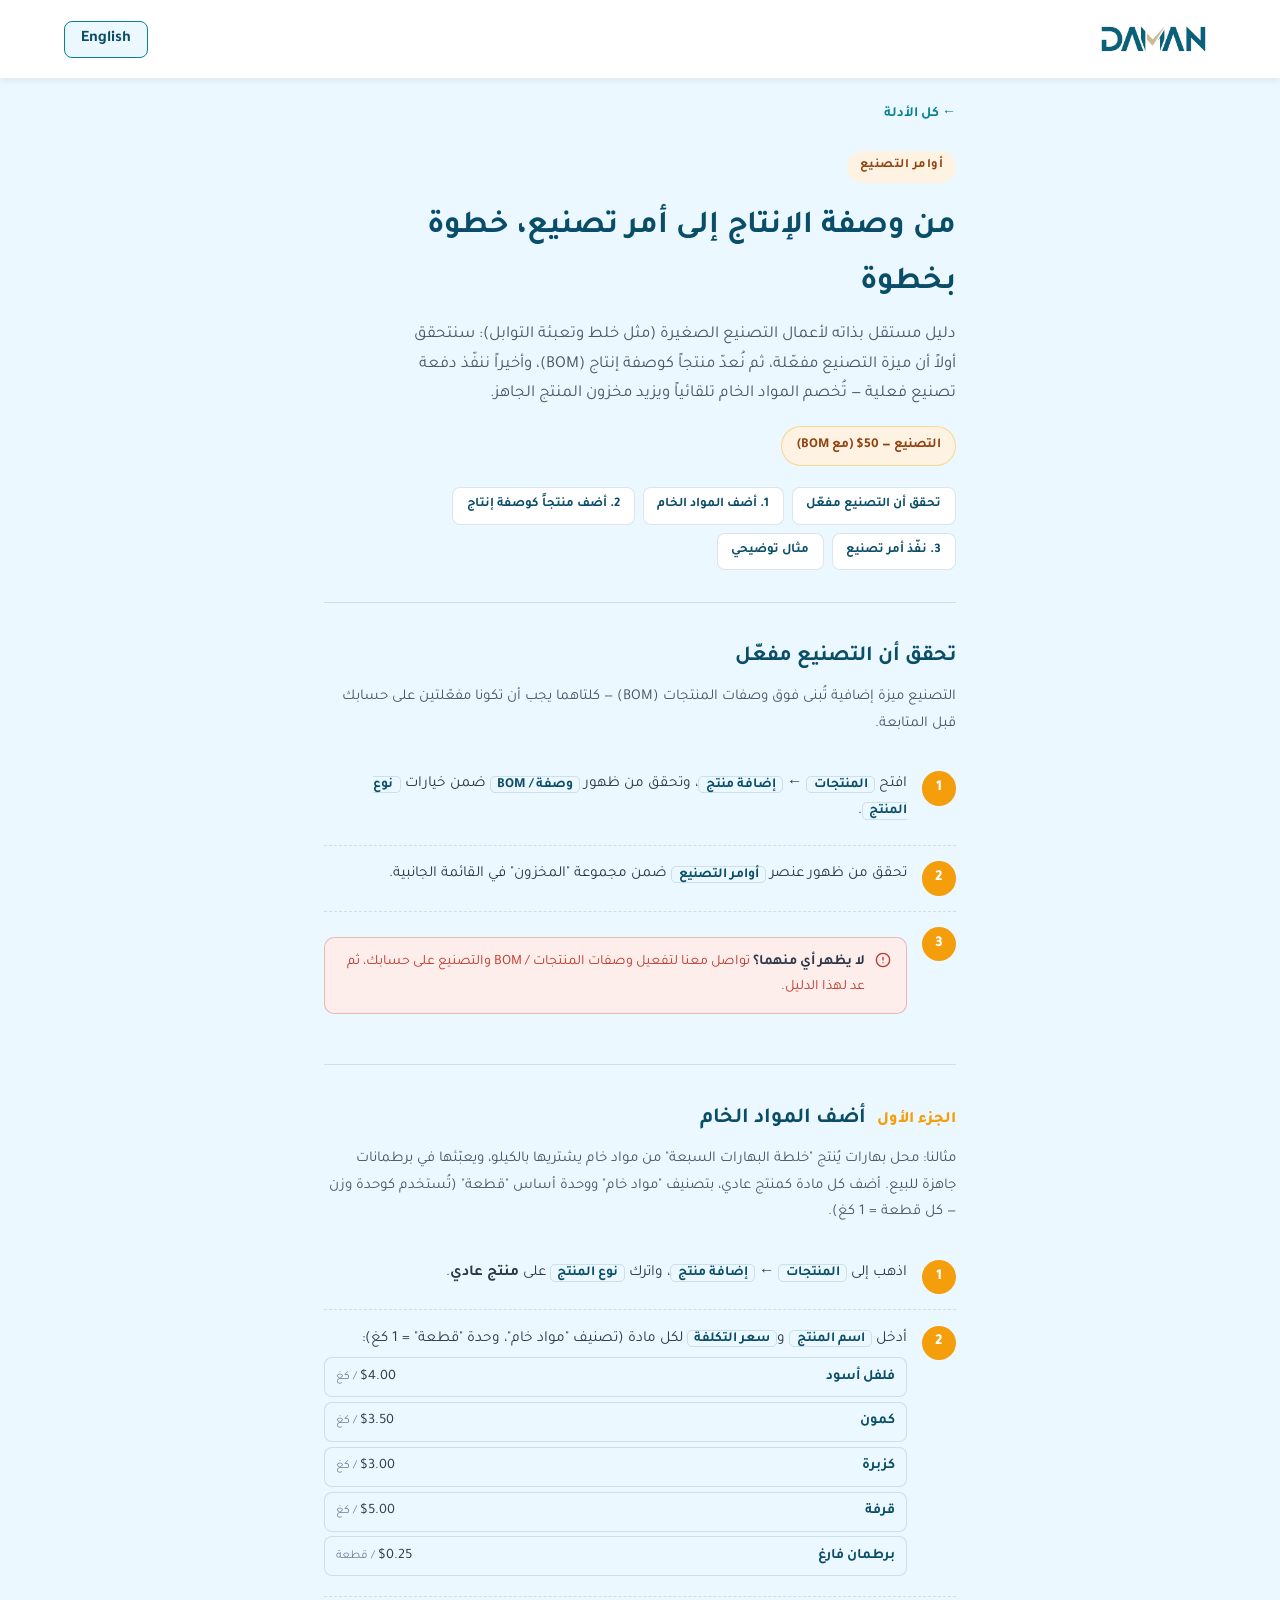
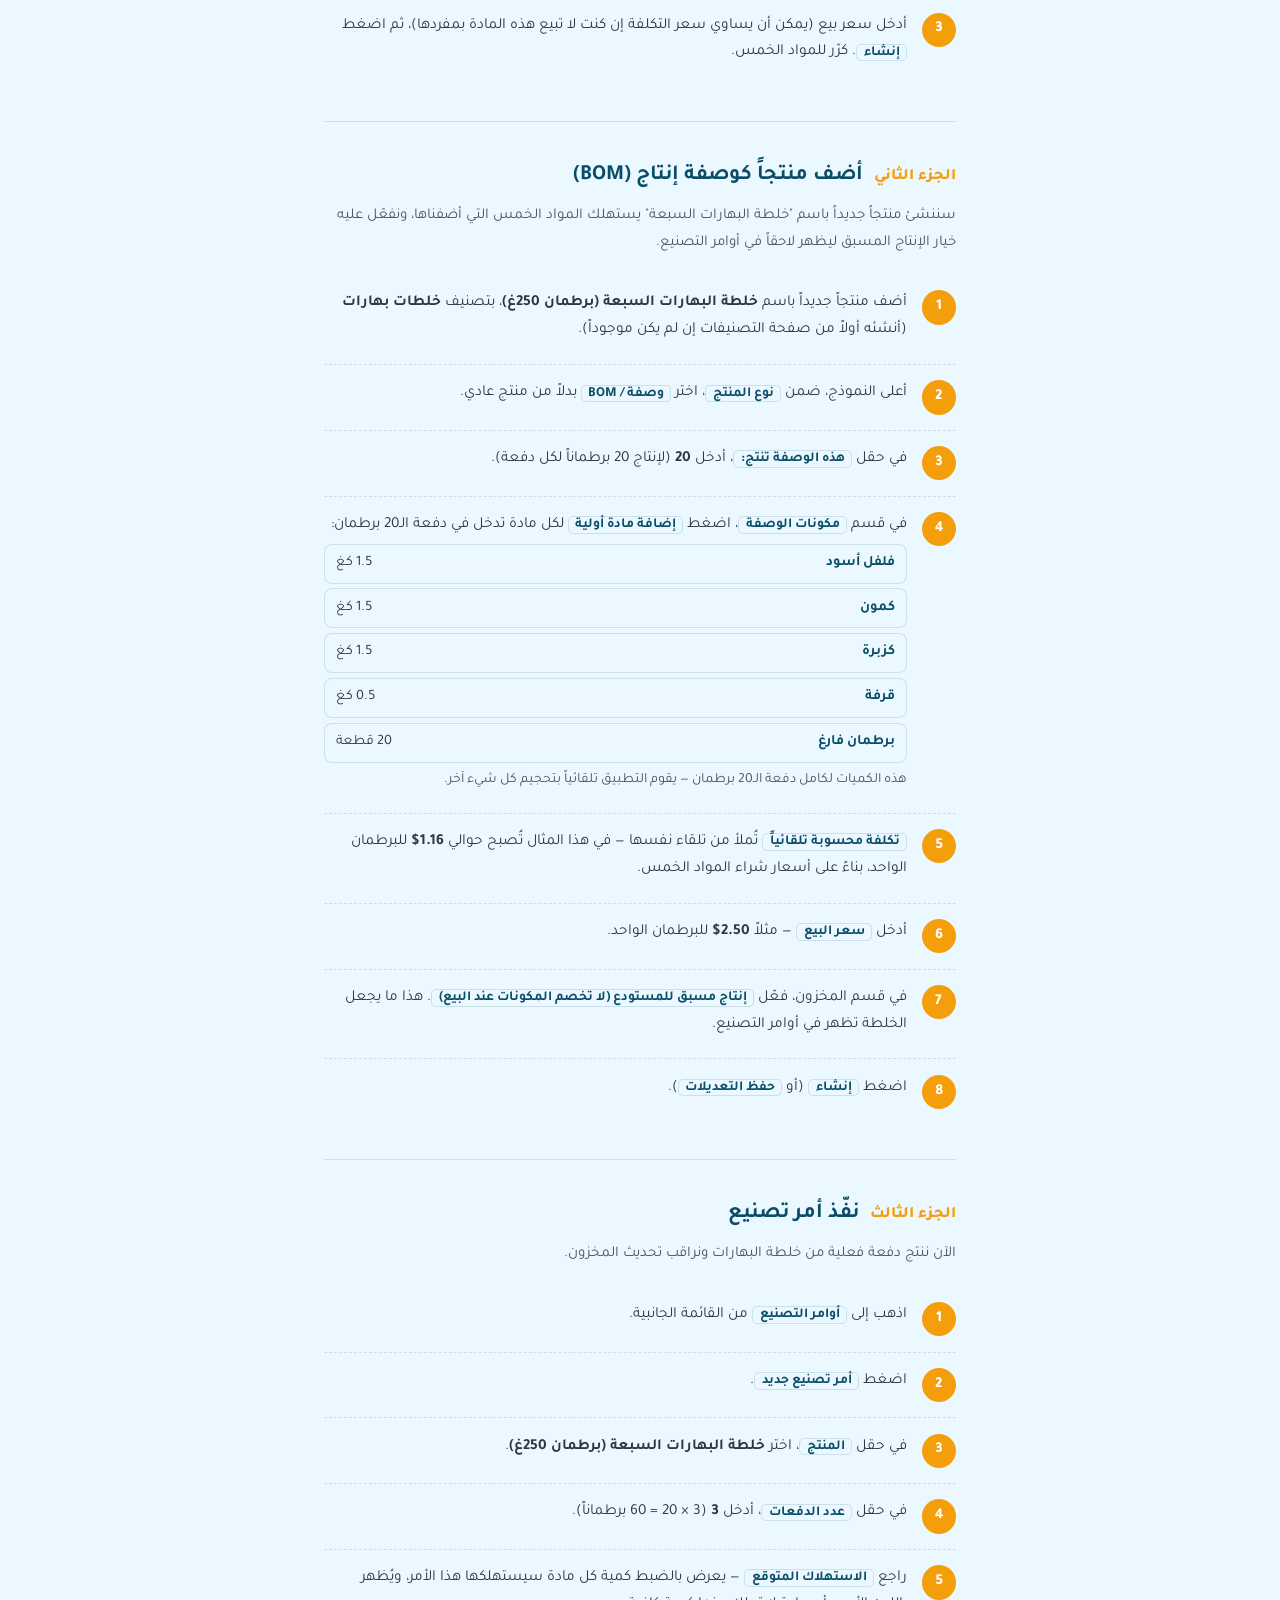
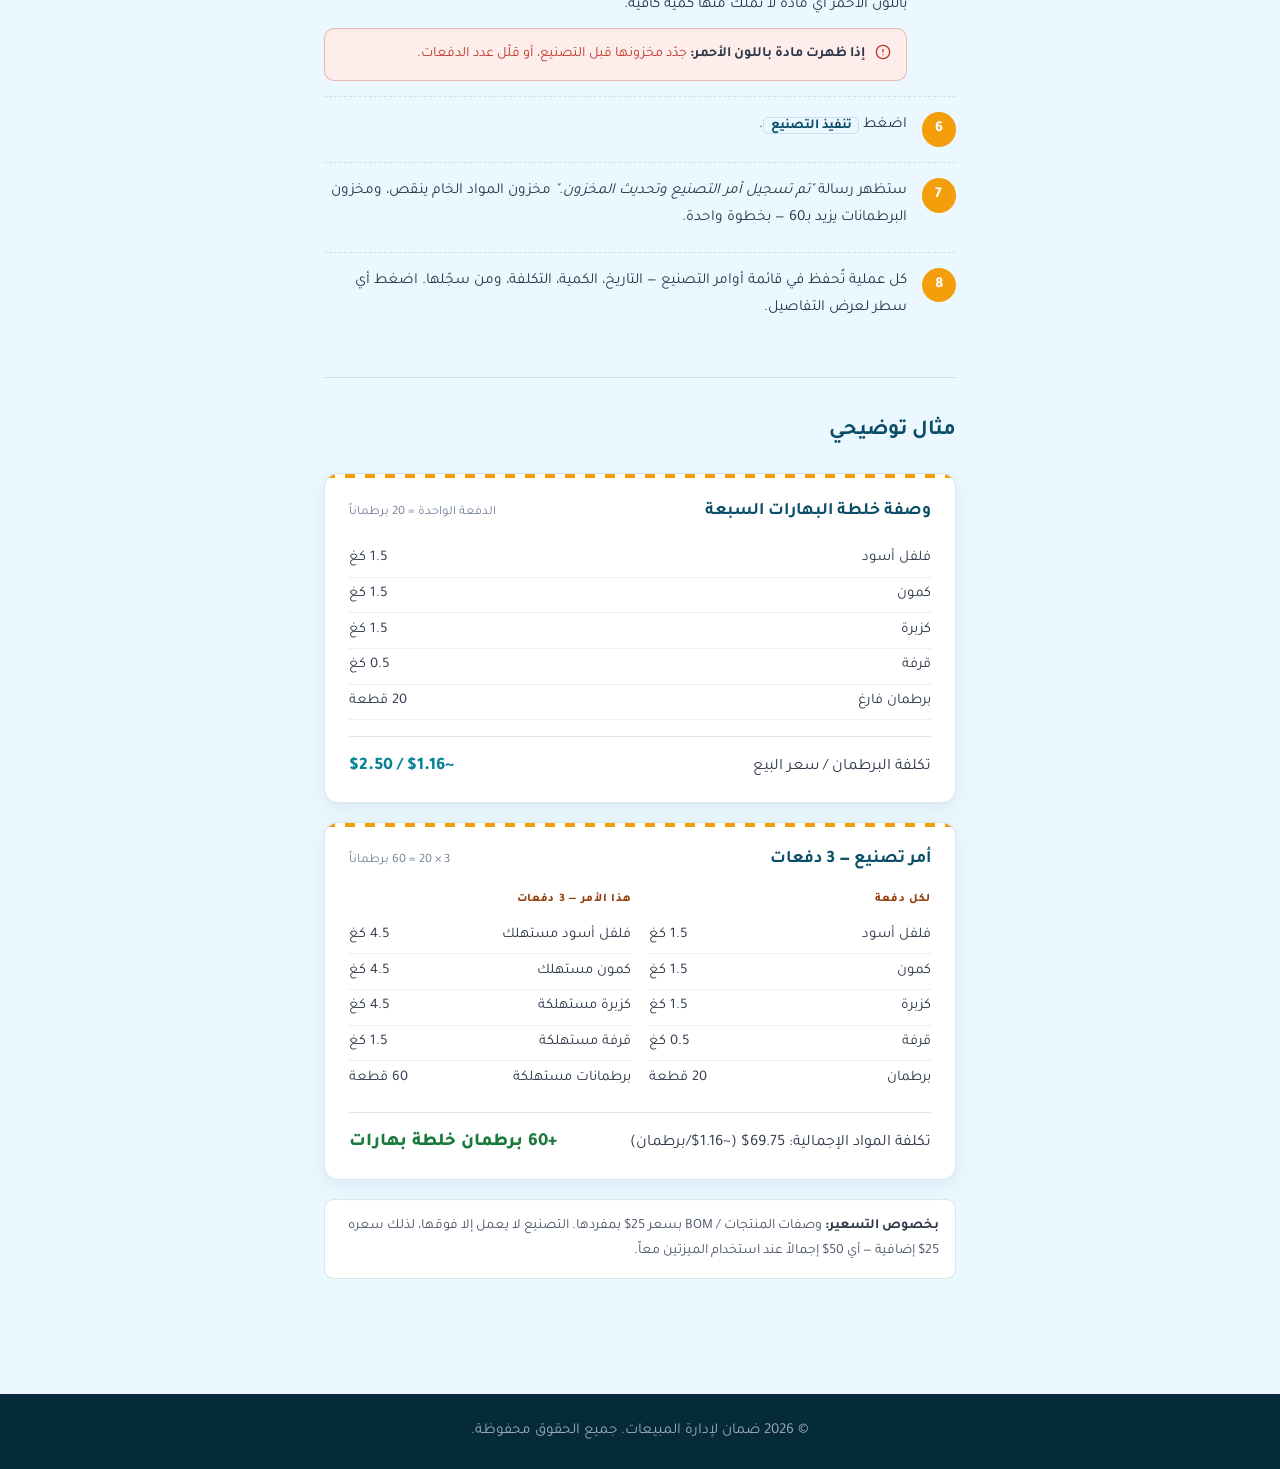
<file: tutorials/manufacturing.html>
<!DOCTYPE html>
<html lang="ar" dir="rtl">
<head>
    <meta charset="UTF-8">
    <meta name="viewport" content="width=device-width, initial-scale=1.0">
    <title>دليل: أوامر التصنيع | Daman</title>
    <meta name="description" content="دليل خطوة بخطوة لإعداد وصفة إنتاج وتنفيذ أمر تصنيع في ضمان.">
    <meta name="robots" content="noindex">
    <link rel="icon" type="image/x-icon" href="../icon.ico">
    <link href="https://fonts.googleapis.com/css2?family=Tajawal:wght@400;500;700;800&display=swap" rel="stylesheet">
    <style>
        :root {
            --primary-blue: #0A4D68; --secondary-blue: #088395; --light-blue: #EBF8FF;
            --dark-text: #2D3748; --white: #FFFFFF; --accent-gold: #F59E0B;
            --line: rgba(10,77,104,0.14); --warn: #C0392B; --warn-bg: #FDEDEB;
        }
        * { margin: 0; padding: 0; box-sizing: border-box; font-family: 'Tajawal', sans-serif; }
        body { background-color: var(--light-blue); color: var(--dark-text); line-height: 1.75; }
        html[lang="ar"] .lang-en { display: none !important; }
        html[lang="en"] .lang-ar { display: none !important; }

        header {
            background-color: var(--white); box-shadow: 0 4px 6px rgba(0,0,0,0.05);
            padding: 1rem 5%; display: flex; justify-content: space-between; align-items: center;
            position: sticky; top: 0; z-index: 100;
        }
        .logo-container { display: flex; align-items: center; gap: 15px; text-decoration: none; }
        .brand-logo { height: 46px; width: auto; object-fit: contain; }
        .lang-btn {
            background-color: var(--light-blue); color: var(--primary-blue);
            border: 1px solid var(--secondary-blue); padding: 8px 16px; border-radius: 8px;
            cursor: pointer; font-weight: bold; font-size: 1rem;
        }
        .lang-btn:hover { background-color: var(--primary-blue); color: var(--white); }

        main { max-width: 760px; margin: 0 auto; padding: 0 5% 5rem; }

        .breadcrumb { padding: 1.5rem 0 0; font-size: 0.88rem; }
        .breadcrumb a { color: var(--secondary-blue); text-decoration: none; font-weight: 600; }
        .breadcrumb a:hover { text-decoration: underline; }

        .doc-head { padding: 1.5rem 0 2rem; border-bottom: 1px solid var(--line); }
        .eyebrow {
            display: inline-block; font-size: 0.8rem; font-weight: 700; letter-spacing: 0.04em;
            color: #92400E; background: #FEF3E2;
            padding: 0.3rem 0.8rem; border-radius: 999px; margin-bottom: 1rem;
        }
        h1 { font-size: 2rem; color: var(--primary-blue); margin-bottom: 0.6rem; }
        .doc-sub { font-size: 1.05rem; color: #4A5568; max-width: 62ch; margin-bottom: 1.1rem; }
        .price-chip {
            display: inline-flex; align-items: center; gap: 0.5rem; flex-wrap: wrap;
            background: #FEF3E2; border: 1px solid rgba(245,158,11,0.35);
            color: #92400E; font-size: 0.85rem; font-weight: 700;
            padding: 0.45rem 0.9rem; border-radius: 999px;
        }

        .jump { display: flex; flex-wrap: wrap; gap: 0.5rem; margin-top: 1.3rem; padding: 0; list-style: none; }
        .jump a {
            display: inline-block; font-size: 0.82rem; font-weight: 700; text-decoration: none;
            color: var(--primary-blue); background: var(--white); border: 1px solid var(--line);
            padding: 0.4rem 0.85rem; border-radius: 8px;
        }
        .jump a:hover { border-color: var(--accent-gold); }

        .prereq {
            display: flex; gap: 0.7rem; align-items: flex-start; margin-top: 1.4rem;
            background: var(--white); border: 1px solid var(--line); border-radius: 10px;
            padding: 0.9rem 1.05rem; font-size: 0.92rem;
        }
        .prereq svg { flex-shrink: 0; margin-top: 0.15rem; color: var(--accent-gold); }
        .prereq a { color: var(--secondary-blue); font-weight: 700; text-decoration: none; }
        .prereq a:hover { text-decoration: underline; }

        section.block { padding: 2.2rem 0; border-bottom: 1px solid var(--line); }
        section.block:last-of-type { border-bottom: none; }
        .block-head { display: flex; align-items: baseline; gap: 0.7rem; margin-bottom: 0.3rem; }
        .block-num { font-weight: 800; color: var(--accent-gold); font-size: 1rem; }
        h2 { font-size: 1.35rem; color: var(--primary-blue); margin: 0 0 0.2rem; }
        .block-hint { color: #4A5568; font-size: 0.94rem; margin-bottom: 1.2rem; }

        ol.steps { list-style: none; counter-reset: step; }
        ol.steps li {
            counter-increment: step;
            display: grid; grid-template-columns: 2.15rem 1fr; gap: 0.9rem;
            padding: 0.95rem 0; border-top: 1px dashed var(--line);
        }
        ol.steps li:first-child { border-top: none; }
        ol.steps li::before {
            content: counter(step);
            font-weight: 800; font-size: 0.95rem; color: var(--white); background: var(--accent-gold);
            width: 2.15rem; height: 2.15rem; border-radius: 50%;
            display: flex; align-items: center; justify-content: center;
        }
        .step-body { font-size: 0.96rem; }
        .step-body p { margin-bottom: 0.3rem; }
        .ui-label {
            font-weight: 700; background: var(--light-blue); border: 1px solid var(--line);
            border-radius: 5px; padding: 0.05rem 0.4rem; font-size: 0.9em; color: var(--primary-blue);
        }
        .step-note { color: #4A5568; font-size: 0.88rem; margin-top: 0.35rem; }
        .ingredient-row {
            display: flex; gap: 0.4rem; align-items: center; justify-content: space-between;
            background: var(--light-blue); border: 1px solid var(--line);
            border-radius: 8px; padding: 0.4rem 0.7rem; margin: 0.3rem 0; font-size: 0.9rem;
        }
        .ingredient-row b { color: var(--primary-blue); }
        .ingredient-row .cost-hint { color: #718096; font-size: 0.85em; }

        .callout {
            display: flex; gap: 0.6rem; border-radius: 10px; padding: 0.8rem 0.95rem;
            font-size: 0.89rem; margin-top: 0.6rem; background: var(--warn-bg);
            border: 1px solid rgba(192,57,43,0.3); color: var(--warn);
        }
        .callout strong { color: var(--dark-text); }
        .callout svg { flex-shrink: 0; margin-top: 0.1rem; }

        .ticket {
            background: var(--white); border: 1px solid var(--line); border-radius: 14px;
            box-shadow: 0 6px 20px rgba(10,77,104,0.08); padding: 1.4rem 1.5rem 1.2rem;
            position: relative; overflow: hidden; margin-top: 1.2rem;
        }
        .ticket::before {
            content: ""; position: absolute; inset-inline: 0; top: 0; height: 4px;
            background: repeating-linear-gradient(90deg, var(--accent-gold) 0 10px, transparent 10px 20px);
        }
        .ticket-head { display: flex; justify-content: space-between; align-items: baseline; gap: 1rem; flex-wrap: wrap; margin-bottom: 0.9rem; }
        .ticket-head h3 { color: var(--primary-blue); font-size: 1.1rem; }
        .ticket-yield { font-size: 0.8rem; color: #718096; }
        .ticket-grid { display: grid; grid-template-columns: 1fr 1fr; gap: 1.1rem; }
        @media (max-width: 560px) { .ticket-grid { grid-template-columns: 1fr; } }
        .ticket-col h4 {
            font-size: 0.72rem; text-transform: uppercase; letter-spacing: 0.06em; color: #92400E;
            margin-bottom: 0.5rem; font-weight: 800;
        }
        .ticket-line { display: flex; justify-content: space-between; font-size: 0.92rem; padding: 0.28rem 0; border-bottom: 1px dotted var(--line); }
        .ticket-line:last-child { border-bottom: none; }
        .ticket-result {
            margin-top: 1rem; padding-top: 0.9rem; border-top: 1px solid var(--line);
            display: flex; align-items: center; justify-content: space-between; gap: 1rem; flex-wrap: wrap;
        }
        .ticket-result .stock-up { color: #1A7A3C; font-weight: 800; font-size: 1.15rem; }
        .ticket-result .cost-val { color: var(--secondary-blue); font-weight: 800; font-size: 1.1rem; }

        .price-note {
            margin-top: 1.2rem; background: var(--white); border: 1px solid var(--line); border-radius: 10px;
            padding: 0.9rem 1rem; font-size: 0.88rem; color: #4A5568;
        }
        .price-note strong { color: var(--dark-text); }

        footer { background-color: #052a3a; color: rgba(255,255,255,0.6); text-align: center; padding: 1.5rem; font-size: 0.95rem; }
    </style>
</head>
<body>

<header>
    <a href="../index.html" class="logo-container">
        <img src="../logo-dark.png" alt="Daman Logo" class="brand-logo">
    </a>
    <button class="lang-btn" onclick="toggleLanguage()">
        <span class="lang-ar">English</span>
        <span class="lang-en">العربية</span>
    </button>
</header>

<main>
    <p class="breadcrumb">
        <a href="index.html" class="lang-ar">← كل الأدلة</a>
        <a href="index.html" class="lang-en">← All tutorials</a>
    </p>

    <div class="doc-head">
        <span class="eyebrow lang-ar">أوامر التصنيع</span>
        <span class="eyebrow lang-en">Manufacturing Orders</span>
        <h1 class="lang-ar">من وصفة الإنتاج إلى أمر تصنيع، خطوة بخطوة</h1>
        <h1 class="lang-en">From a production recipe to a manufacturing order, step by step</h1>
        <p class="doc-sub lang-ar">دليل مستقل بذاته لأعمال التصنيع الصغيرة (مثل خلط وتعبئة التوابل): سنتحقق أولاً أن ميزة التصنيع مفعّلة، ثم نُعدّ منتجاً كوصفة إنتاج (BOM)، وأخيراً ننفّذ دفعة تصنيع فعلية — تُخصم المواد الخام تلقائياً ويزيد مخزون المنتج الجاهز.</p>
        <p class="doc-sub lang-en">A self-contained guide for small manufacturing businesses (like blending and packing spices): we'll first confirm Manufacturing is enabled, then set up a product as a production recipe (BOM), and finally run an actual production batch — raw materials are deducted automatically and the finished product's stock goes up.</p>
        <span class="price-chip"><span class="lang-ar" data-prices="productRecipes+manufacturing">التصنيع — 50$ (مع BOM)</span><span class="lang-en" data-prices="productRecipes+manufacturing">Manufacturing — $50 (bundle w/ BOM)</span></span>

        <ul class="jump">
            <li><a href="#before"><span class="lang-ar">تحقق أن التصنيع مفعّل</span><span class="lang-en">Check Manufacturing is enabled</span></a></li>
            <li><a href="#part1"><span class="lang-ar">1. أضف المواد الخام</span><span class="lang-en">1. Add the raw materials</span></a></li>
            <li><a href="#part2"><span class="lang-ar">2. أضف منتجاً كوصفة إنتاج</span><span class="lang-en">2. Add a product as a recipe</span></a></li>
            <li><a href="#part3"><span class="lang-ar">3. نفّذ أمر تصنيع</span><span class="lang-en">3. Run the order</span></a></li>
            <li><a href="#example"><span class="lang-ar">مثال توضيحي</span><span class="lang-en">Worked example</span></a></li>
        </ul>
    </div>

    <section class="block" id="before">
        <div class="block-head"><h2 class="lang-ar">تحقق أن التصنيع مفعّل</h2><h2 class="lang-en">Check Manufacturing is enabled</h2></div>
        <p class="block-hint lang-ar">التصنيع ميزة إضافية تُبنى فوق وصفات المنتجات (BOM) — كلتاهما يجب أن تكونا مفعّلتين على حسابك قبل المتابعة.</p>
        <p class="block-hint lang-en">Manufacturing is an add-on feature that's built on top of Product Recipes (BOM) — both need to be enabled on your account before continuing.</p>
        <ol class="steps">
            <li><div class="step-body">
                <p class="lang-ar">افتح <span class="ui-label">المنتجات</span> ← <span class="ui-label">إضافة منتج</span>، وتحقق من ظهور <span class="ui-label">وصفة / BOM</span> ضمن خيارات <span class="ui-label">نوع المنتج</span>.</p>
                <p class="lang-en">Open <span class="ui-label">Products</span> ← <span class="ui-label">Add Product</span>, and confirm <span class="ui-label">Recipe / BOM</span> appears as one of the <span class="ui-label">Product Type</span> options.</p>
            </div></li>
            <li><div class="step-body">
                <p class="lang-ar">تحقق من ظهور عنصر <span class="ui-label">أوامر التصنيع</span> ضمن مجموعة "المخزون" في القائمة الجانبية.</p>
                <p class="lang-en">Confirm a <span class="ui-label">Manufacturing</span> item appears in the "Inventory" group of the sidebar.</p>
            </div></li>
            <li><div class="step-body">
                <div class="callout">
                    <svg width="16" height="16" viewBox="0 0 24 24" fill="none"><circle cx="12" cy="12" r="10" stroke="currentColor" stroke-width="2"/><path d="M12 8v4M12 16h.01" stroke="currentColor" stroke-width="2" stroke-linecap="round"/></svg>
                    <span class="lang-ar"><strong>لا يظهر أي منهما؟</strong> تواصل معنا لتفعيل وصفات المنتجات / BOM والتصنيع على حسابك، ثم عد لهذا الدليل.</span>
                    <span class="lang-en"><strong>Neither one showing?</strong> Contact us to enable Product Recipes / BOM and Manufacturing on your account, then come back to this guide.</span>
                </div>
            </div></li>
        </ol>
    </section>

    <section class="block" id="part1">
        <div class="block-head">
            <span class="block-num lang-ar">الجزء الأول</span><span class="block-num lang-en">Part 1</span>
            <h2 class="lang-ar">أضف المواد الخام</h2>
            <h2 class="lang-en">Add the raw materials</h2>
        </div>
        <p class="block-hint lang-ar">مثالنا: محل بهارات يُنتج "خلطة البهارات السبعة" من مواد خام يشتريها بالكيلو، ويعبّئها في برطمانات جاهزة للبيع. أضف كل مادة كمنتج عادي، بتصنيف "مواد خام" ووحدة أساس "قطعة" (تُستخدم كوحدة وزن — كل قطعة = 1 كغ).</p>
        <p class="block-hint lang-en">Our example: a spice shop producing a "House Baharat Blend" from raw materials bought by the kilo, packed into ready-to-sell jars. Add each material as a Standard product, category "Raw Materials", base unit "Piece" (used here as a weight unit — 1 piece = 1kg).</p>
        <ol class="steps">
            <li><div class="step-body">
                <p class="lang-ar">اذهب إلى <span class="ui-label">المنتجات</span> ← <span class="ui-label">إضافة منتج</span>، واترك <span class="ui-label">نوع المنتج</span> على <strong>منتج عادي</strong>.</p>
                <p class="lang-en">Go to <span class="ui-label">Products</span> ← <span class="ui-label">Add Product</span>, and leave <span class="ui-label">Product type</span> on <strong>Standard product</strong>.</p>
            </div></li>
            <li>
                <div class="step-body">
                    <p class="lang-ar">أدخل <span class="ui-label">اسم المنتج</span> و<span class="ui-label">سعر التكلفة</span> لكل مادة (تصنيف "مواد خام"، وحدة "قطعة" = 1 كغ):</p>
                    <p class="lang-en">Enter <span class="ui-label">Product Name</span> and <span class="ui-label">Cost Price</span> for each (category "Raw Materials", unit "Piece" = 1kg):</p>
                    <div class="ingredient-row"><b class="lang-ar">فلفل أسود</b><b class="lang-en">Black Pepper</b><span>$4.00 <span class="cost-hint lang-ar">/ كغ</span><span class="cost-hint lang-en">/ kg</span></span></div>
                    <div class="ingredient-row"><b class="lang-ar">كمون</b><b class="lang-en">Cumin</b><span>$3.50 <span class="cost-hint lang-ar">/ كغ</span><span class="cost-hint lang-en">/ kg</span></span></div>
                    <div class="ingredient-row"><b class="lang-ar">كزبرة</b><b class="lang-en">Coriander</b><span>$3.00 <span class="cost-hint lang-ar">/ كغ</span><span class="cost-hint lang-en">/ kg</span></span></div>
                    <div class="ingredient-row"><b class="lang-ar">قرفة</b><b class="lang-en">Cinnamon</b><span>$5.00 <span class="cost-hint lang-ar">/ كغ</span><span class="cost-hint lang-en">/ kg</span></span></div>
                    <div class="ingredient-row"><b class="lang-ar">برطمان فارغ</b><b class="lang-en">Empty Jar</b><span>$0.25 <span class="cost-hint lang-ar">/ قطعة</span><span class="cost-hint lang-en">/ piece</span></span></div>
                </div>
            </li>
            <li><div class="step-body">
                <p class="lang-ar">أدخل سعر بيع (يمكن أن يساوي سعر التكلفة إن كنت لا تبيع هذه المادة بمفردها)، ثم اضغط <span class="ui-label">إنشاء</span>. كرّر للمواد الخمس.</p>
                <p class="lang-en">Enter a selling price (can equal the cost price if you never sell this material on its own), then click <span class="ui-label">Create</span>. Repeat for all five.</p>
            </div></li>
        </ol>
    </section>

    <section class="block" id="part2">
        <div class="block-head">
            <span class="block-num lang-ar">الجزء الثاني</span><span class="block-num lang-en">Part 2</span>
            <h2 class="lang-ar">أضف منتجاً كوصفة إنتاج (BOM)</h2>
            <h2 class="lang-en">Add a product as a recipe (BOM)</h2>
        </div>
        <p class="block-hint lang-ar">سننشئ منتجاً جديداً باسم "خلطة البهارات السبعة" يستهلك المواد الخمس التي أضفناها، ونفعّل عليه خيار الإنتاج المسبق ليظهر لاحقاً في أوامر التصنيع.</p>
        <p class="block-hint lang-en">We'll create a new product called "House Baharat Blend" that consumes the five materials we've added, and turn on pre-production so it shows up in Manufacturing next.</p>
        <ol class="steps">
            <li><div class="step-body">
                <p class="lang-ar">أضف منتجاً جديداً باسم <strong>خلطة البهارات السبعة (برطمان 250غ)</strong>، بتصنيف <strong>خلطات بهارات</strong> (أنشئه أولاً من صفحة التصنيفات إن لم يكن موجوداً).</p>
                <p class="lang-en">Add a new product named <strong>House Baharat Blend (250g jar)</strong>, with category <strong>Spice Blends</strong> (create it first on the Categories page if it doesn't exist yet).</p>
            </div></li>
            <li><div class="step-body">
                <p class="lang-ar">أعلى النموذج، ضمن <span class="ui-label">نوع المنتج</span>، اختر <span class="ui-label">وصفة / BOM</span> بدلاً من منتج عادي.</p>
                <p class="lang-en">At the top of the form, under <span class="ui-label">Product type</span>, choose <span class="ui-label">Recipe / BOM</span> instead of Standard product.</p>
            </div></li>
            <li><div class="step-body">
                <p class="lang-ar">في حقل <span class="ui-label">هذه الوصفة تنتج:</span>، أدخل <strong>20</strong> (لإنتاج 20 برطماناً لكل دفعة).</p>
                <p class="lang-en">In <span class="ui-label">This recipe yields</span>, enter <strong>20</strong> (20 jars per batch).</p>
            </div></li>
            <li>
                <div class="step-body">
                    <p class="lang-ar">في قسم <span class="ui-label">مكونات الوصفة</span>، اضغط <span class="ui-label">إضافة مادة أولية</span> لكل مادة تدخل في دفعة الـ20 برطمان:</p>
                    <p class="lang-en">In <span class="ui-label">Recipe ingredients</span>, click <span class="ui-label">Add ingredient</span> for each material used in that batch of 20 jars:</p>
                    <div class="ingredient-row"><b class="lang-ar">فلفل أسود</b><b class="lang-en">Black Pepper</b><span>1.5 <span class="lang-ar">كغ</span><span class="lang-en">kg</span></span></div>
                    <div class="ingredient-row"><b class="lang-ar">كمون</b><b class="lang-en">Cumin</b><span>1.5 <span class="lang-ar">كغ</span><span class="lang-en">kg</span></span></div>
                    <div class="ingredient-row"><b class="lang-ar">كزبرة</b><b class="lang-en">Coriander</b><span>1.5 <span class="lang-ar">كغ</span><span class="lang-en">kg</span></span></div>
                    <div class="ingredient-row"><b class="lang-ar">قرفة</b><b class="lang-en">Cinnamon</b><span>0.5 <span class="lang-ar">كغ</span><span class="lang-en">kg</span></span></div>
                    <div class="ingredient-row"><b class="lang-ar">برطمان فارغ</b><b class="lang-en">Empty Jar</b><span>20 <span class="lang-ar">قطعة</span><span class="lang-en">pcs</span></span></div>
                    <p class="step-note lang-ar">هذه الكميات لكامل دفعة الـ20 برطمان — يقوم التطبيق تلقائياً بتحجيم كل شيء آخر.</p>
                    <p class="step-note lang-en">These quantities are for the whole batch of 20 — the app scales everything else automatically.</p>
                </div>
            </li>
            <li><div class="step-body">
                <p class="lang-ar"><span class="ui-label">تكلفة محسوبة تلقائياً</span> تُملأ من تلقاء نفسها — في هذا المثال تُصبح حوالي <strong>1.16$</strong> للبرطمان الواحد، بناءً على أسعار شراء المواد الخمس.</p>
                <p class="lang-en"><span class="ui-label">Auto-calculated cost</span> fills in on its own — in this example it works out to about <strong>$1.16</strong> per jar, based on what you paid for the five materials.</p>
            </div></li>
            <li><div class="step-body">
                <p class="lang-ar">أدخل <span class="ui-label">سعر البيع</span> — مثلاً <strong>2.50$</strong> للبرطمان الواحد.</p>
                <p class="lang-en">Enter <span class="ui-label">Selling Price</span> — e.g. <strong>$2.50</strong> per jar.</p>
            </div></li>
            <li><div class="step-body">
                <p class="lang-ar">في قسم المخزون، فعّل <span class="ui-label">إنتاج مسبق للمستودع (لا تخصم المكونات عند البيع)</span>. هذا ما يجعل الخلطة تظهر في أوامر التصنيع.</p>
                <p class="lang-en">In the Inventory section, check <span class="ui-label">Pre-produce to stock (do not deduct ingredients at sale)</span>. This is what makes the blend show up in Manufacturing.</p>
            </div></li>
            <li><div class="step-body">
                <p class="lang-ar">اضغط <span class="ui-label">إنشاء</span> (أو <span class="ui-label">حفظ التعديلات</span>).</p>
                <p class="lang-en">Click <span class="ui-label">Create</span> (or <span class="ui-label">Save Changes</span>).</p>
            </div></li>
        </ol>
    </section>

    <section class="block" id="part3">
        <div class="block-head">
            <span class="block-num lang-ar">الجزء الثالث</span><span class="block-num lang-en">Part 3</span>
            <h2 class="lang-ar">نفّذ أمر تصنيع</h2>
            <h2 class="lang-en">Run a manufacturing order</h2>
        </div>
        <p class="block-hint lang-ar">الآن ننتج دفعة فعلية من خلطة البهارات ونراقب تحديث المخزون.</p>
        <p class="block-hint lang-en">Now produce an actual batch of the spice blend and watch the stock update.</p>
        <ol class="steps">
            <li><div class="step-body">
                <p class="lang-ar">اذهب إلى <span class="ui-label">أوامر التصنيع</span> من القائمة الجانبية.</p>
                <p class="lang-en">Go to <span class="ui-label">Manufacturing</span> in the sidebar.</p>
            </div></li>
            <li><div class="step-body">
                <p class="lang-ar">اضغط <span class="ui-label">أمر تصنيع جديد</span>.</p>
                <p class="lang-en">Click <span class="ui-label">New Manufacturing Order</span>.</p>
            </div></li>
            <li><div class="step-body">
                <p class="lang-ar">في حقل <span class="ui-label">المنتج</span>، اختر <strong>خلطة البهارات السبعة (برطمان 250غ)</strong>.</p>
                <p class="lang-en">In <span class="ui-label">Product</span>, select <strong>House Baharat Blend (250g jar)</strong>.</p>
            </div></li>
            <li><div class="step-body">
                <p class="lang-ar">في حقل <span class="ui-label">عدد الدفعات</span>، أدخل <strong>3</strong> (3 × 20 = 60 برطماناً).</p>
                <p class="lang-en">In <span class="ui-label">Number of batches</span>, enter <strong>3</strong> (3 × 20 = 60 jars).</p>
            </div></li>
            <li><div class="step-body">
                <p class="lang-ar">راجع <span class="ui-label">الاستهلاك المتوقع</span> — يعرض بالضبط كمية كل مادة سيستهلكها هذا الأمر، ويُظهر باللون الأحمر أي مادة لا تملك منها كمية كافية.</p>
                <p class="lang-en">Check <span class="ui-label">Expected consumption</span> — it shows exactly how much of each ingredient this run will use, and flags in red anything you're short on.</p>
                <div class="callout">
                    <svg width="16" height="16" viewBox="0 0 24 24" fill="none"><circle cx="12" cy="12" r="10" stroke="currentColor" stroke-width="2"/><path d="M12 8v4M12 16h.01" stroke="currentColor" stroke-width="2" stroke-linecap="round"/></svg>
                    <span class="lang-ar"><strong>إذا ظهرت مادة باللون الأحمر:</strong> جدّد مخزونها قبل التصنيع، أو قلّل عدد الدفعات.</span>
                    <span class="lang-en"><strong>If an ingredient is highlighted red:</strong> restock it before producing, or reduce the number of batches.</span>
                </div>
            </div></li>
            <li><div class="step-body">
                <p class="lang-ar">اضغط <span class="ui-label">تنفيذ التصنيع</span>.</p>
                <p class="lang-en">Click <span class="ui-label">Produce</span>.</p>
            </div></li>
            <li><div class="step-body">
                <p class="lang-ar">ستظهر رسالة <em>"تم تسجيل أمر التصنيع وتحديث المخزون."</em> مخزون المواد الخام ينقص، ومخزون البرطمانات يزيد بـ60 — بخطوة واحدة.</p>
                <p class="lang-en">You'll see <em>"Manufacturing order recorded and stock updated."</em> Raw material stock goes down; the jar's own stock goes up by 60 — in one step.</p>
            </div></li>
            <li><div class="step-body">
                <p class="lang-ar">كل عملية تُحفظ في قائمة أوامر التصنيع — التاريخ، الكمية، التكلفة، ومن سجّلها. اضغط أي سطر لعرض التفاصيل.</p>
                <p class="lang-en">Every run is saved in the Manufacturing list — date, quantity, cost, and who recorded it. Click a row to see the full breakdown.</p>
            </div></li>
        </ol>
    </section>

    <section class="block" id="example">
        <div class="block-head"><h2 class="lang-ar">مثال توضيحي</h2><h2 class="lang-en">Worked example</h2></div>

        <div class="ticket">
            <div class="ticket-head">
                <h3><span class="lang-ar">وصفة خلطة البهارات السبعة</span><span class="lang-en">House Baharat Blend recipe</span></h3>
                <span class="ticket-yield"><span class="lang-ar">الدفعة الواحدة = 20 برطماناً</span><span class="lang-en">1 batch = 20 jars</span></span>
            </div>
            <div class="ticket-line"><span class="lang-ar">فلفل أسود</span><span class="lang-en">Black Pepper</span><span>1.5 <span class="lang-ar">كغ</span><span class="lang-en">kg</span></span></div>
            <div class="ticket-line"><span class="lang-ar">كمون</span><span class="lang-en">Cumin</span><span>1.5 <span class="lang-ar">كغ</span><span class="lang-en">kg</span></span></div>
            <div class="ticket-line"><span class="lang-ar">كزبرة</span><span class="lang-en">Coriander</span><span>1.5 <span class="lang-ar">كغ</span><span class="lang-en">kg</span></span></div>
            <div class="ticket-line"><span class="lang-ar">قرفة</span><span class="lang-en">Cinnamon</span><span>0.5 <span class="lang-ar">كغ</span><span class="lang-en">kg</span></span></div>
            <div class="ticket-line"><span class="lang-ar">برطمان فارغ</span><span class="lang-en">Empty Jar</span><span>20 <span class="lang-ar">قطعة</span><span class="lang-en">pcs</span></span></div>
            <div class="ticket-result">
                <span class="lang-ar">تكلفة البرطمان / سعر البيع</span><span class="lang-en">Cost per jar / Sell price</span>
                <span class="cost-val">~$1.16 / $2.50</span>
            </div>
        </div>

        <div class="ticket">
            <div class="ticket-head">
                <h3><span class="lang-ar">أمر تصنيع — 3 دفعات</span><span class="lang-en">Manufacturing order — 3 batches</span></h3>
                <span class="ticket-yield"><span class="lang-ar">3 × 20 = 60 برطماناً</span><span class="lang-en">3 × 20 = 60 jars</span></span>
            </div>
            <div class="ticket-grid">
                <div class="ticket-col">
                    <h4><span class="lang-ar">لكل دفعة</span><span class="lang-en">Per batch</span></h4>
                    <div class="ticket-line"><span class="lang-ar">فلفل أسود</span><span class="lang-en">Black Pepper</span><span>1.5 <span class="lang-ar">كغ</span><span class="lang-en">kg</span></span></div>
                    <div class="ticket-line"><span class="lang-ar">كمون</span><span class="lang-en">Cumin</span><span>1.5 <span class="lang-ar">كغ</span><span class="lang-en">kg</span></span></div>
                    <div class="ticket-line"><span class="lang-ar">كزبرة</span><span class="lang-en">Coriander</span><span>1.5 <span class="lang-ar">كغ</span><span class="lang-en">kg</span></span></div>
                    <div class="ticket-line"><span class="lang-ar">قرفة</span><span class="lang-en">Cinnamon</span><span>0.5 <span class="lang-ar">كغ</span><span class="lang-en">kg</span></span></div>
                    <div class="ticket-line"><span class="lang-ar">برطمان</span><span class="lang-en">Jar</span><span>20 <span class="lang-ar">قطعة</span><span class="lang-en">pcs</span></span></div>
                </div>
                <div class="ticket-col">
                    <h4><span class="lang-ar">هذا الأمر — 3 دفعات</span><span class="lang-en">This order — 3 batches</span></h4>
                    <div class="ticket-line"><span class="lang-ar">فلفل أسود مستهلك</span><span class="lang-en">Black Pepper used</span><span>4.5 <span class="lang-ar">كغ</span><span class="lang-en">kg</span></span></div>
                    <div class="ticket-line"><span class="lang-ar">كمون مستهلك</span><span class="lang-en">Cumin used</span><span>4.5 <span class="lang-ar">كغ</span><span class="lang-en">kg</span></span></div>
                    <div class="ticket-line"><span class="lang-ar">كزبرة مستهلكة</span><span class="lang-en">Coriander used</span><span>4.5 <span class="lang-ar">كغ</span><span class="lang-en">kg</span></span></div>
                    <div class="ticket-line"><span class="lang-ar">قرفة مستهلكة</span><span class="lang-en">Cinnamon used</span><span>1.5 <span class="lang-ar">كغ</span><span class="lang-en">kg</span></span></div>
                    <div class="ticket-line"><span class="lang-ar">برطمانات مستهلكة</span><span class="lang-en">Jars used</span><span>60 <span class="lang-ar">قطعة</span><span class="lang-en">pcs</span></span></div>
                </div>
            </div>
            <div class="ticket-result">
                <span class="lang-ar">تكلفة المواد الإجمالية: 69.75$ (~1.16$/برطمان)</span>
                <span class="lang-en">Total material cost: $69.75 (~$1.16/jar)</span>
                <span class="stock-up"><span class="lang-ar">+60 برطمان خلطة بهارات</span><span class="lang-en">+60 Baharat Blend jars</span></span>
            </div>
        </div>

        <div class="price-note">
            <strong class="lang-ar">بخصوص التسعير: </strong><span class="lang-ar" data-prices="productRecipes,manufacturing,productRecipes+manufacturing">وصفات المنتجات / BOM بسعر 25$ بمفردها. التصنيع لا يعمل إلا فوقها، لذلك سعره 25$ إضافية — أي 50$ إجمالاً عند استخدام الميزتين معاً.</span>
            <strong class="lang-en">On pricing: </strong><span class="lang-en" data-prices="productRecipes,manufacturing,productRecipes+manufacturing">Product Recipes / BOM is $25 on its own. Manufacturing only works on top of it, so it's priced as $25 more — $50 total when you use both together.</span>
        </div>
    </section>
</main>

<footer>
    <span class="lang-ar">&copy; 2026 ضمان لإدارة المبيعات. جميع الحقوق محفوظة.</span>
    <span class="lang-en">&copy; 2026 Daman Sales Management. All rights reserved.</span>
</footer>

<script>
    function toggleLanguage() {
        const htmlElement = document.documentElement;
        const currentLang = htmlElement.getAttribute('lang');
        if (currentLang === 'ar') {
            htmlElement.setAttribute('lang', 'en');
            htmlElement.setAttribute('dir', 'ltr');
        } else {
            htmlElement.setAttribute('lang', 'ar');
            htmlElement.setAttribute('dir', 'rtl');
        }
    }
</script>
</body>
</html>
</file>
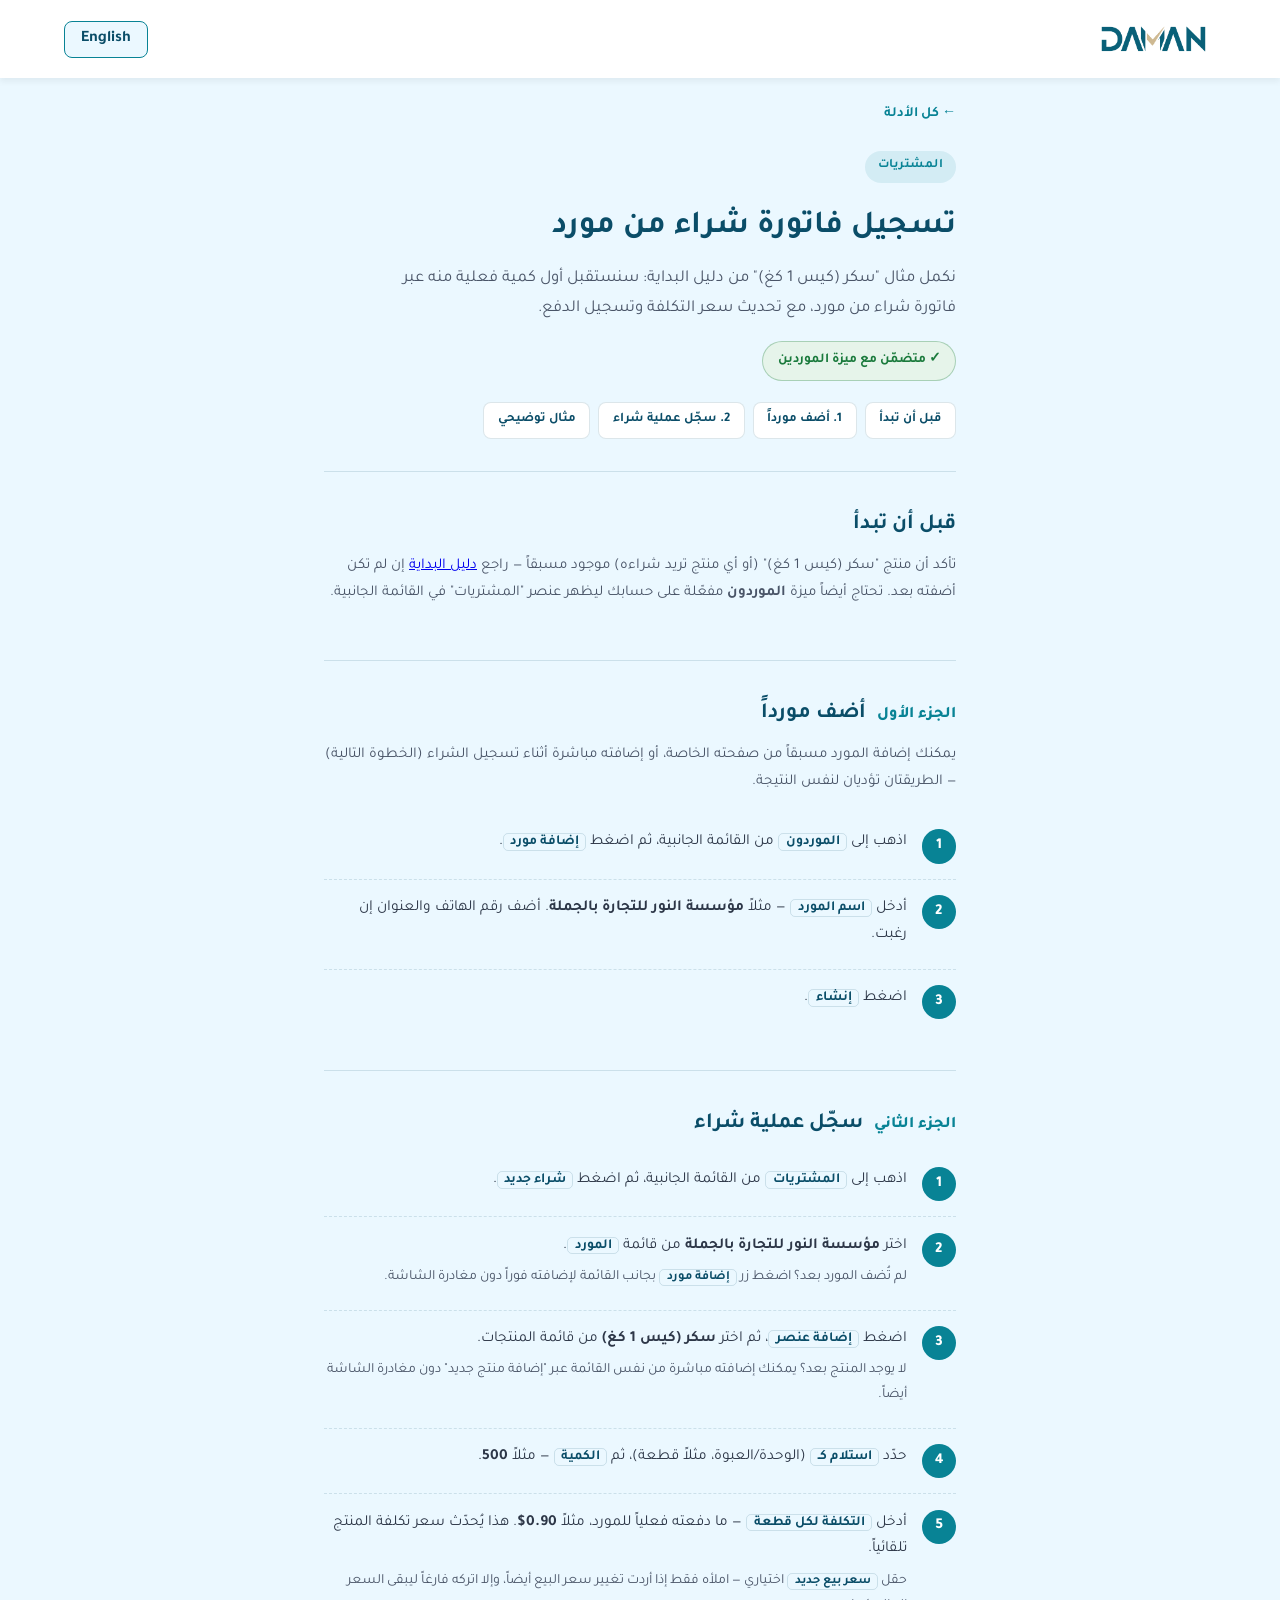
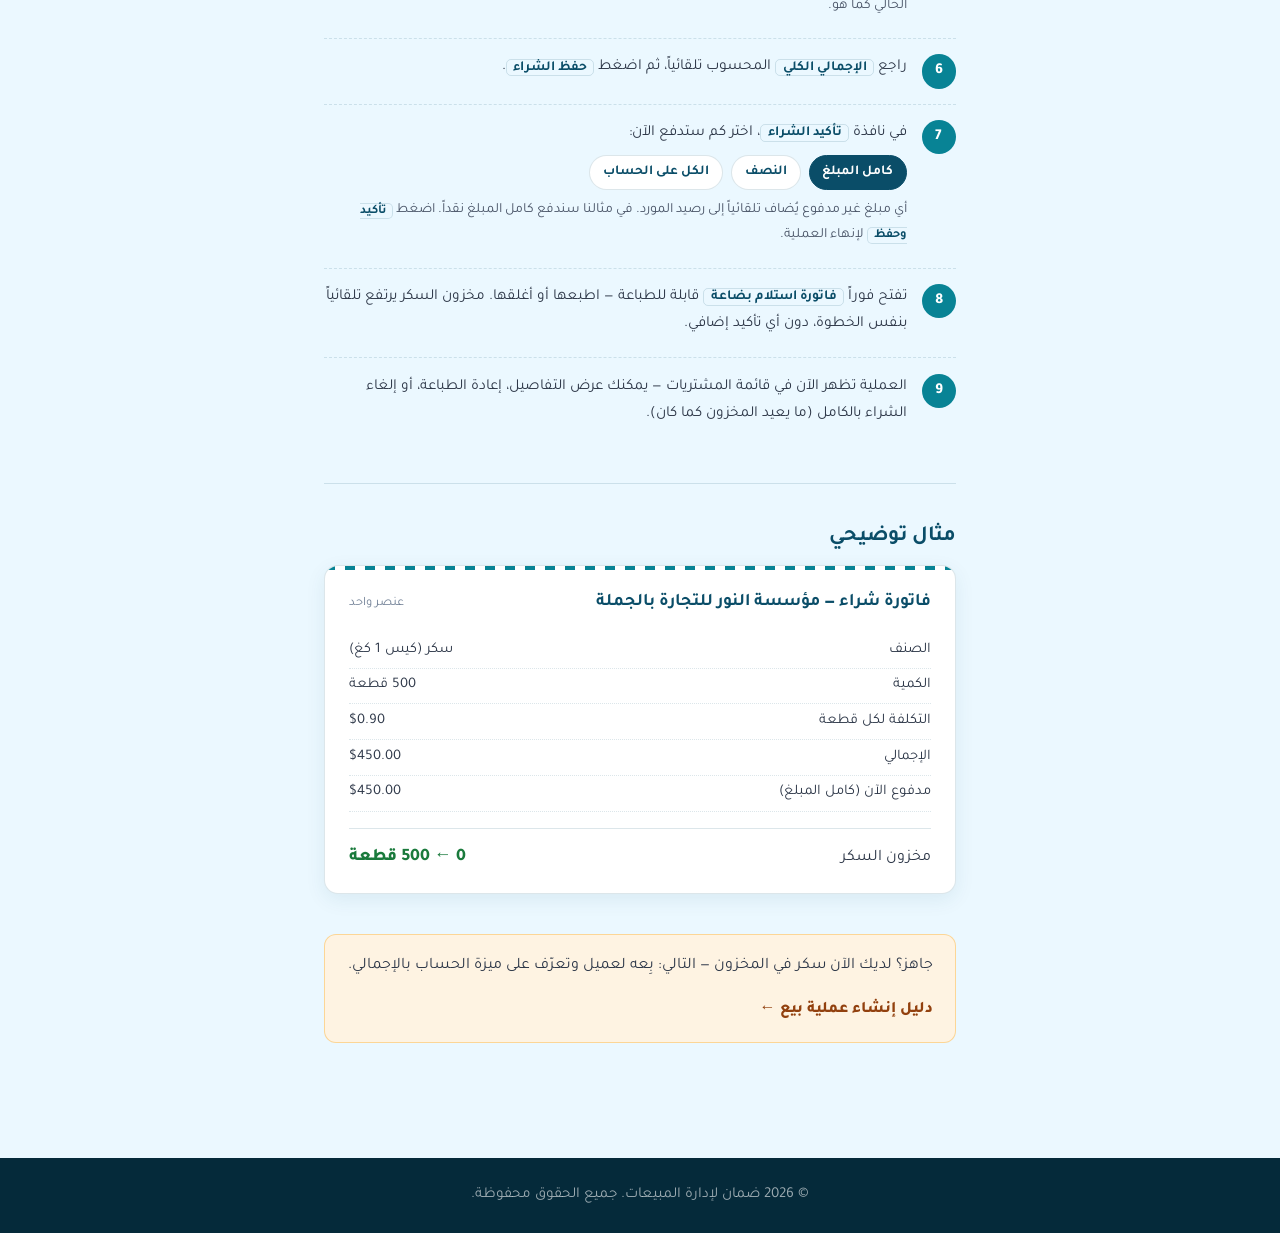
<file: tutorials/purchases.html>
<!DOCTYPE html>
<html lang="ar" dir="rtl">
<head>
    <meta charset="UTF-8">
    <meta name="viewport" content="width=device-width, initial-scale=1.0">
    <title>دليل: المشتريات | Daman</title>
    <meta name="description" content="دليل خطوة بخطوة لتسجيل فاتورة شراء من مورد في ضمان، بما في ذلك إضافة مورد وتحديث الأسعار والدفع.">
    <meta name="robots" content="noindex">
    <link rel="icon" type="image/x-icon" href="../icon.ico">
    <link href="https://fonts.googleapis.com/css2?family=Tajawal:wght@400;500;700;800&display=swap" rel="stylesheet">
    <style>
        :root {
            --primary-blue: #0A4D68; --secondary-blue: #088395; --light-blue: #EBF8FF;
            --dark-text: #2D3748; --white: #FFFFFF; --accent-gold: #F59E0B;
            --line: rgba(10,77,104,0.14);
        }
        * { margin: 0; padding: 0; box-sizing: border-box; font-family: 'Tajawal', sans-serif; }
        body { background-color: var(--light-blue); color: var(--dark-text); line-height: 1.75; }
        html[lang="ar"] .lang-en { display: none !important; }
        html[lang="en"] .lang-ar { display: none !important; }

        header {
            background-color: var(--white); box-shadow: 0 4px 6px rgba(0,0,0,0.05);
            padding: 1rem 5%; display: flex; justify-content: space-between; align-items: center;
            position: sticky; top: 0; z-index: 100;
        }
        .logo-container { display: flex; align-items: center; gap: 15px; text-decoration: none; }
        .brand-logo { height: 46px; width: auto; object-fit: contain; }
        .lang-btn {
            background-color: var(--light-blue); color: var(--primary-blue);
            border: 1px solid var(--secondary-blue); padding: 8px 16px; border-radius: 8px;
            cursor: pointer; font-weight: bold; font-size: 1rem;
        }
        .lang-btn:hover { background-color: var(--primary-blue); color: var(--white); }

        main { max-width: 760px; margin: 0 auto; padding: 0 5% 5rem; }

        .breadcrumb { padding: 1.5rem 0 0; font-size: 0.88rem; }
        .breadcrumb a { color: var(--secondary-blue); text-decoration: none; font-weight: 600; }
        .breadcrumb a:hover { text-decoration: underline; }

        .doc-head { padding: 1.5rem 0 2rem; border-bottom: 1px solid var(--line); }
        .eyebrow {
            display: inline-block; font-size: 0.8rem; font-weight: 700; letter-spacing: 0.04em;
            color: var(--secondary-blue); background: rgba(8,131,149,0.1);
            padding: 0.3rem 0.8rem; border-radius: 999px; margin-bottom: 1rem;
        }
        h1 { font-size: 2rem; color: var(--primary-blue); margin-bottom: 0.6rem; }
        .doc-sub { font-size: 1.05rem; color: #4A5568; max-width: 62ch; margin-bottom: 1.1rem; }
        .price-chip {
            display: inline-flex; align-items: center; gap: 0.5rem; flex-wrap: wrap;
            background: #E6F4EA; border: 1px solid rgba(26,122,60,0.3);
            color: #1A7A3C; font-size: 0.85rem; font-weight: 700;
            padding: 0.45rem 0.9rem; border-radius: 999px;
        }

        .jump { display: flex; flex-wrap: wrap; gap: 0.5rem; margin-top: 1.3rem; padding: 0; list-style: none; }
        .jump a {
            display: inline-block; font-size: 0.82rem; font-weight: 700; text-decoration: none;
            color: var(--primary-blue); background: var(--white); border: 1px solid var(--line);
            padding: 0.4rem 0.85rem; border-radius: 8px;
        }
        .jump a:hover { border-color: var(--secondary-blue); }

        .prereq {
            display: flex; gap: 0.7rem; align-items: flex-start; margin-top: 1.4rem;
            background: var(--white); border: 1px solid var(--line); border-radius: 10px;
            padding: 0.9rem 1.05rem; font-size: 0.92rem;
        }
        .prereq svg { flex-shrink: 0; margin-top: 0.15rem; color: var(--accent-gold); }
        .prereq a { color: var(--secondary-blue); font-weight: 700; text-decoration: none; }
        .prereq a:hover { text-decoration: underline; }

        section.block { padding: 2.2rem 0; border-bottom: 1px solid var(--line); }
        section.block:last-of-type { border-bottom: none; }
        .block-head { display: flex; align-items: baseline; gap: 0.7rem; margin-bottom: 0.3rem; }
        .block-num { font-weight: 800; color: var(--secondary-blue); font-size: 1rem; }
        h2 { font-size: 1.35rem; color: var(--primary-blue); margin: 0 0 0.2rem; }
        .block-hint { color: #4A5568; font-size: 0.94rem; margin-bottom: 1.2rem; }

        ol.steps { list-style: none; counter-reset: step; }
        ol.steps li {
            counter-increment: step;
            display: grid; grid-template-columns: 2.15rem 1fr; gap: 0.9rem;
            padding: 0.95rem 0; border-top: 1px dashed var(--line);
        }
        ol.steps li:first-child { border-top: none; }
        ol.steps li::before {
            content: counter(step);
            font-weight: 800; font-size: 0.95rem; color: var(--white); background: var(--secondary-blue);
            width: 2.15rem; height: 2.15rem; border-radius: 50%;
            display: flex; align-items: center; justify-content: center;
        }
        .step-body { font-size: 0.96rem; }
        .step-body p { margin-bottom: 0.3rem; }
        .ui-label {
            font-weight: 700; background: var(--light-blue); border: 1px solid var(--line);
            border-radius: 5px; padding: 0.05rem 0.4rem; font-size: 0.9em; color: var(--primary-blue);
        }
        .step-note { color: #4A5568; font-size: 0.88rem; margin-top: 0.35rem; }

        .callout {
            display: flex; gap: 0.6rem; border-radius: 10px; padding: 0.8rem 0.95rem;
            font-size: 0.89rem; margin-top: 0.6rem; background: var(--light-blue);
            border: 1px solid rgba(8,131,149,0.25); color: var(--primary-blue);
        }
        .callout strong { color: var(--dark-text); }
        .callout svg { flex-shrink: 0; margin-top: 0.1rem; color: var(--secondary-blue); }

        .pay-options { display: flex; flex-wrap: wrap; gap: 0.5rem; margin: 0.5rem 0; }
        .pay-pill {
            font-size: 0.85rem; font-weight: 700; background: var(--white); border: 1px solid var(--line);
            padding: 0.3rem 0.8rem; border-radius: 999px; color: var(--primary-blue);
        }
        .pay-pill.chosen { background: var(--primary-blue); color: var(--white); border-color: var(--primary-blue); }

        .ticket {
            background: var(--white); border: 1px solid var(--line); border-radius: 14px;
            box-shadow: 0 6px 20px rgba(10,77,104,0.08); padding: 1.4rem 1.5rem 1.2rem;
            position: relative; overflow: hidden;
        }
        .ticket::before {
            content: ""; position: absolute; inset-inline: 0; top: 0; height: 4px;
            background: repeating-linear-gradient(90deg, var(--secondary-blue) 0 10px, transparent 10px 20px);
        }
        .ticket-head { display: flex; justify-content: space-between; align-items: baseline; gap: 1rem; flex-wrap: wrap; margin-bottom: 0.9rem; }
        .ticket-head h3 { color: var(--primary-blue); font-size: 1.1rem; }
        .ticket-yield { font-size: 0.8rem; color: #718096; }
        .ticket-line { display: flex; justify-content: space-between; font-size: 0.92rem; padding: 0.28rem 0; border-bottom: 1px dotted var(--line); }
        .ticket-line:last-child { border-bottom: none; }
        .ticket-result {
            margin-top: 1rem; padding-top: 0.9rem; border-top: 1px solid var(--line);
            display: flex; align-items: center; justify-content: space-between; gap: 1rem; flex-wrap: wrap;
        }
        .ticket-result .stock-up { color: #1A7A3C; font-weight: 800; font-size: 1.1rem; }

        .next-box {
            margin-top: 2.5rem; background: #FEF3E2; border: 1px solid rgba(245,158,11,0.35);
            border-radius: 12px; padding: 1.1rem 1.4rem; display: flex; align-items: center;
            justify-content: space-between; gap: 1rem; flex-wrap: wrap;
        }
        .next-box a { color: #92400E; font-weight: 800; text-decoration: none; white-space: nowrap; }
        .next-box a:hover { text-decoration: underline; }

        footer { background-color: #052a3a; color: rgba(255,255,255,0.6); text-align: center; padding: 1.5rem; font-size: 0.95rem; }
    </style>
</head>
<body>

<header>
    <a href="../index.html" class="logo-container">
        <img src="../logo-dark.png" alt="Daman Logo" class="brand-logo">
    </a>
    <button class="lang-btn" onclick="toggleLanguage()">
        <span class="lang-ar">English</span>
        <span class="lang-en">العربية</span>
    </button>
</header>

<main>
    <p class="breadcrumb">
        <a href="index.html" class="lang-ar">← كل الأدلة</a>
        <a href="index.html" class="lang-en">← All tutorials</a>
    </p>

    <div class="doc-head">
        <span class="eyebrow lang-ar">المشتريات</span>
        <span class="eyebrow lang-en">Purchases</span>
        <h1 class="lang-ar">تسجيل فاتورة شراء من مورد</h1>
        <h1 class="lang-en">Record a purchase from a supplier</h1>
        <p class="doc-sub lang-ar">نكمل مثال "سكر (كيس 1 كغ)" من دليل البداية: سنستقبل أول كمية فعلية منه عبر فاتورة شراء من مورد، مع تحديث سعر التكلفة وتسجيل الدفع.</p>
        <p class="doc-sub lang-en">Continuing the "Sugar (1kg bag)" example from the Getting Started guide: we'll receive its first real stock through a purchase invoice from a supplier, updating cost price and recording payment.</p>
        <span class="price-chip"><span class="lang-ar">✓ متضمّن مع ميزة الموردين</span><span class="lang-en">✓ Included with the Suppliers feature</span></span>
        <ul class="jump">
            <li><a href="#before"><span class="lang-ar">قبل أن تبدأ</span><span class="lang-en">Before you start</span></a></li>
            <li><a href="#part1"><span class="lang-ar">1. أضف مورداً</span><span class="lang-en">1. Add a supplier</span></a></li>
            <li><a href="#part2"><span class="lang-ar">2. سجّل عملية شراء</span><span class="lang-en">2. Record a purchase</span></a></li>
            <li><a href="#example"><span class="lang-ar">مثال توضيحي</span><span class="lang-en">Worked example</span></a></li>
        </ul>
    </div>

    <section class="block" id="before">
        <div class="block-head"><h2 class="lang-ar">قبل أن تبدأ</h2><h2 class="lang-en">Before you start</h2></div>
        <p class="block-hint lang-ar">تأكد أن منتج "سكر (كيس 1 كغ)" (أو أي منتج تريد شراءه) موجود مسبقاً — راجع <a href="getting-started.html">دليل البداية</a> إن لم تكن أضفته بعد. تحتاج أيضاً ميزة <strong>الموردون</strong> مفعّلة على حسابك ليظهر عنصر "المشتريات" في القائمة الجانبية.</p>
        <p class="block-hint lang-en">Make sure "Sugar (1kg bag)" (or whatever product you're buying) already exists — see the <a href="getting-started.html">Getting Started guide</a> if you haven't added it yet. You'll also need the <strong>Suppliers</strong> feature enabled on your account for the "Purchases" sidebar item to appear.</p>
    </section>

    <section class="block" id="part1">
        <div class="block-head">
            <span class="block-num lang-ar">الجزء الأول</span><span class="block-num lang-en">Part 1</span>
            <h2 class="lang-ar">أضف مورداً</h2>
            <h2 class="lang-en">Add a supplier</h2>
        </div>
        <p class="block-hint lang-ar">يمكنك إضافة المورد مسبقاً من صفحته الخاصة، أو إضافته مباشرة أثناء تسجيل الشراء (الخطوة التالية) — الطريقتان تؤديان لنفس النتيجة.</p>
        <p class="block-hint lang-en">You can add a supplier ahead of time from its own page, or add one inline while recording the purchase (next part) — either way works the same.</p>
        <ol class="steps">
            <li><div class="step-body">
                <p class="lang-ar">اذهب إلى <span class="ui-label">الموردون</span> من القائمة الجانبية، ثم اضغط <span class="ui-label">إضافة مورد</span>.</p>
                <p class="lang-en">Go to <span class="ui-label">Suppliers</span> in the sidebar, then click <span class="ui-label">Add Supplier</span>.</p>
            </div></li>
            <li><div class="step-body">
                <p class="lang-ar">أدخل <span class="ui-label">اسم المورد</span> — مثلاً <strong>مؤسسة النور للتجارة بالجملة</strong>. أضف رقم الهاتف والعنوان إن رغبت.</p>
                <p class="lang-en">Enter <span class="ui-label">Supplier Name</span> — e.g. <strong>Al-Noor Wholesale Trading</strong>. Add a phone number and address if you'd like.</p>
            </div></li>
            <li><div class="step-body">
                <p class="lang-ar">اضغط <span class="ui-label">إنشاء</span>.</p>
                <p class="lang-en">Click <span class="ui-label">Create</span>.</p>
            </div></li>
        </ol>
    </section>

    <section class="block" id="part2">
        <div class="block-head">
            <span class="block-num lang-ar">الجزء الثاني</span><span class="block-num lang-en">Part 2</span>
            <h2 class="lang-ar">سجّل عملية شراء</h2>
            <h2 class="lang-en">Record a purchase</h2>
        </div>
        <ol class="steps">
            <li><div class="step-body">
                <p class="lang-ar">اذهب إلى <span class="ui-label">المشتريات</span> من القائمة الجانبية، ثم اضغط <span class="ui-label">شراء جديد</span>.</p>
                <p class="lang-en">Go to <span class="ui-label">Purchases</span> in the sidebar, then click <span class="ui-label">New Purchase</span>.</p>
            </div></li>
            <li><div class="step-body">
                <p class="lang-ar">اختر <strong>مؤسسة النور للتجارة بالجملة</strong> من قائمة <span class="ui-label">المورد</span>.</p>
                <p class="lang-en">Choose <strong>Al-Noor Wholesale Trading</strong> from the <span class="ui-label">Supplier</span> dropdown.</p>
                <p class="step-note lang-ar">لم تُضف المورد بعد؟ اضغط زر <span class="ui-label">إضافة مورد</span> بجانب القائمة لإضافته فوراً دون مغادرة الشاشة.</p>
                <p class="step-note lang-en">Haven't added the supplier yet? Click the <span class="ui-label">Add Supplier</span> button next to the dropdown to add one on the spot, without leaving this screen.</p>
            </div></li>
            <li><div class="step-body">
                <p class="lang-ar">اضغط <span class="ui-label">إضافة عنصر</span>، ثم اختر <strong>سكر (كيس 1 كغ)</strong> من قائمة المنتجات.</p>
                <p class="lang-en">Click <span class="ui-label">Add Item</span>, then select <strong>Sugar (1kg bag)</strong> from the product list.</p>
                <p class="step-note lang-ar">لا يوجد المنتج بعد؟ يمكنك إضافته مباشرة من نفس القائمة عبر "إضافة منتج جديد" دون مغادرة الشاشة أيضاً.</p>
                <p class="step-note lang-en">Product doesn't exist yet? You can add it directly from that same list via "Add New Product" — also without leaving the screen.</p>
            </div></li>
            <li><div class="step-body">
                <p class="lang-ar">حدّد <span class="ui-label">استلام كـ</span> (الوحدة/العبوة، مثلاً قطعة)، ثم <span class="ui-label">الكمية</span> — مثلاً <strong>500</strong>.</p>
                <p class="lang-en">Set <span class="ui-label">Received As</span> (the packaging/unit, e.g. piece), then <span class="ui-label">Quantity</span> — e.g. <strong>500</strong>.</p>
            </div></li>
            <li><div class="step-body">
                <p class="lang-ar">أدخل <span class="ui-label">التكلفة لكل قطعة</span> — ما دفعته فعلياً للمورد، مثلاً <strong>0.90$</strong>. هذا يُحدّث سعر تكلفة المنتج تلقائياً.</p>
                <p class="lang-en">Enter <span class="ui-label">Cost per piece</span> — what you actually paid the supplier, e.g. <strong>$0.90</strong>. This automatically updates the product's cost price.</p>
                <p class="step-note lang-ar">حقل <span class="ui-label">سعر بيع جديد</span> اختياري — املأه فقط إذا أردت تغيير سعر البيع أيضاً، وإلا اتركه فارغاً ليبقى السعر الحالي كما هو.</p>
                <p class="step-note lang-en">The <span class="ui-label">New Selling Price</span> field is optional — only fill it in if you also want to change the sell price, otherwise leave it blank to keep the current price.</p>
            </div></li>
            <li><div class="step-body">
                <p class="lang-ar">راجع <span class="ui-label">الإجمالي الكلي</span> المحسوب تلقائياً، ثم اضغط <span class="ui-label">حفظ الشراء</span>.</p>
                <p class="lang-en">Check the automatically-computed <span class="ui-label">Grand Total</span>, then click <span class="ui-label">Save Purchase</span>.</p>
            </div></li>
            <li><div class="step-body">
                <p class="lang-ar">في نافذة <span class="ui-label">تأكيد الشراء</span>، اختر كم ستدفع الآن:</p>
                <p class="lang-en">In the <span class="ui-label">Confirm Purchase</span> step, choose how much you're paying now:</p>
                <div class="pay-options">
                    <span class="pay-pill chosen lang-ar">كامل المبلغ</span><span class="pay-pill chosen lang-en">Full</span>
                    <span class="pay-pill lang-ar">النصف</span><span class="pay-pill lang-en">Half</span>
                    <span class="pay-pill lang-ar">الكل على الحساب</span><span class="pay-pill lang-en">All on debt</span>
                </div>
                <p class="step-note lang-ar">أي مبلغ غير مدفوع يُضاف تلقائياً إلى رصيد المورد. في مثالنا سندفع كامل المبلغ نقداً. اضغط <span class="ui-label">تأكيد وحفظ</span> لإنهاء العملية.</p>
                <p class="step-note lang-en">Any unpaid amount is automatically added to the supplier's balance. In our example we'll pay the full amount in cash. Click <span class="ui-label">Confirm &amp; Save</span> to finish.</p>
            </div></li>
            <li><div class="step-body">
                <p class="lang-ar">تفتح فوراً <span class="ui-label">فاتورة استلام بضاعة</span> قابلة للطباعة — اطبعها أو أغلقها. مخزون السكر يرتفع تلقائياً بنفس الخطوة، دون أي تأكيد إضافي.</p>
                <p class="lang-en">A printable <span class="ui-label">Purchase Receipt</span> opens immediately — print it or close it. Sugar's stock increases automatically in that same step, with no extra confirmation needed.</p>
            </div></li>
            <li><div class="step-body">
                <p class="lang-ar">العملية تظهر الآن في قائمة المشتريات — يمكنك عرض التفاصيل، إعادة الطباعة، أو إلغاء الشراء بالكامل (ما يعيد المخزون كما كان).</p>
                <p class="lang-en">The purchase now appears in your Purchases list — you can view details, print again, or cancel the purchase entirely (which restores the stock).</p>
            </div></li>
        </ol>
    </section>

    <section class="block" id="example">
        <div class="block-head"><h2 class="lang-ar">مثال توضيحي</h2><h2 class="lang-en">Worked example</h2></div>
        <div class="ticket">
            <div class="ticket-head">
                <h3><span class="lang-ar">فاتورة شراء — مؤسسة النور للتجارة بالجملة</span><span class="lang-en">Purchase Invoice — Al-Noor Wholesale Trading</span></h3>
                <span class="ticket-yield"><span class="lang-ar">عنصر واحد</span><span class="lang-en">1 line item</span></span>
            </div>
            <div class="ticket-line"><span class="lang-ar">الصنف</span><span class="lang-en">Item</span><span class="lang-ar">سكر (كيس 1 كغ)</span><span class="lang-en">Sugar (1kg bag)</span></div>
            <div class="ticket-line"><span class="lang-ar">الكمية</span><span class="lang-en">Quantity</span><span>500 <span class="lang-ar">قطعة</span><span class="lang-en">pcs</span></span></div>
            <div class="ticket-line"><span class="lang-ar">التكلفة لكل قطعة</span><span class="lang-en">Cost per piece</span><span>$0.90</span></div>
            <div class="ticket-line"><span class="lang-ar">الإجمالي</span><span class="lang-en">Grand Total</span><span>$450.00</span></div>
            <div class="ticket-line"><span class="lang-ar">مدفوع الآن (كامل المبلغ)</span><span class="lang-en">Paid now (Full)</span><span>$450.00</span></div>
            <div class="ticket-result">
                <span class="lang-ar">مخزون السكر</span><span class="lang-en">Sugar stock</span>
                <span class="stock-up"><span class="lang-ar">0 ← 500 قطعة</span><span class="lang-en">0 → 500 pcs</span></span>
            </div>
        </div>

        <div class="next-box">
            <span class="lang-ar">جاهز؟ لديك الآن سكر في المخزون — التالي: بِعه لعميل وتعرّف على ميزة الحساب بالإجمالي.</span>
            <span class="lang-en">Ready? You now have sugar in stock — next: sell it to a customer and learn the Calculate by Total feature.</span>
            <a href="create-sale.html"><span class="lang-ar">دليل إنشاء عملية بيع ←</span><span class="lang-en">Create a Sale guide →</span></a>
        </div>
    </section>
</main>

<footer>
    <span class="lang-ar">&copy; 2026 ضمان لإدارة المبيعات. جميع الحقوق محفوظة.</span>
    <span class="lang-en">&copy; 2026 Daman Sales Management. All rights reserved.</span>
</footer>

<script>
    function toggleLanguage() {
        const htmlElement = document.documentElement;
        const currentLang = htmlElement.getAttribute('lang');
        if (currentLang === 'ar') {
            htmlElement.setAttribute('lang', 'en');
            htmlElement.setAttribute('dir', 'ltr');
        } else {
            htmlElement.setAttribute('lang', 'ar');
            htmlElement.setAttribute('dir', 'rtl');
        }
    }
</script>
</body>
</html>
</file>
<file: legal.css>
/* Shared styling for the legal pages (privacy.html, terms.html).
   Mirrors index.html's palette and bilingual lang-ar/lang-en toggle. */
:root {
    --primary-blue: #0A4D68;
    --secondary-blue: #088395;
    --light-blue: #EBF8FF;
    --dark-text: #2D3748;
    --white: #FFFFFF;
    --radius-card: 18px;
    --shadow-sm: 0 1px 3px rgba(10, 77, 104, 0.06), 0 6px 16px rgba(10, 77, 104, 0.05);
}

html[lang="ar"] .lang-en { display: none !important; }
html[lang="en"] .lang-ar { display: none !important; }

* { margin: 0; padding: 0; box-sizing: border-box; }

body {
    font-family: 'Tajawal', 'Segoe UI', Tahoma, sans-serif;
    color: var(--dark-text);
    background-color: var(--light-blue);
    line-height: 1.85;
}

.legal-header {
    background-color: var(--primary-blue);
    color: var(--white);
    padding: 2rem 5% 2.5rem;
}

.legal-header .bar {
    display: flex;
    align-items: center;
    justify-content: space-between;
    gap: 1rem;
    flex-wrap: wrap;
    margin-bottom: 1.75rem;
}

.legal-header img { height: 42px; width: auto; }

.lang-toggle {
    background: rgba(255, 255, 255, 0.15);
    color: var(--white);
    border: 1px solid rgba(255, 255, 255, 0.35);
    border-radius: 999px;
    padding: 0.45rem 1.2rem;
    font: inherit;
    font-weight: 500;
    cursor: pointer;
    transition: background 0.3s ease;
}

.lang-toggle:hover { background: rgba(255, 255, 255, 0.28); }

.legal-header h1 { font-size: 2rem; line-height: 1.4; }

.legal-header .updated {
    margin-top: 0.5rem;
    color: rgba(255, 255, 255, 0.7);
    font-size: 0.95rem;
}

main {
    max-width: 860px;
    margin: -1.25rem auto 3rem;
    padding: 2.5rem clamp(1.25rem, 5vw, 3rem);
    background: var(--white);
    border-radius: var(--radius-card);
    box-shadow: var(--shadow-sm);
}

main h2 {
    color: var(--primary-blue);
    font-size: 1.35rem;
    margin: 2.25rem 0 0.75rem;
}

main h2:first-child { margin-top: 0; }

main p, main li { margin-bottom: 0.85rem; }

main ul, main ol { padding-inline-start: 1.6rem; }

main a { color: var(--secondary-blue); }

/* Long URLs and file paths must not widen the page on a phone. */
main code, main .path {
    background: var(--light-blue);
    border-radius: 6px;
    padding: 0.1rem 0.35rem;
    font-family: Consolas, 'Courier New', monospace;
    font-size: 0.9em;
    overflow-wrap: anywhere;
}

main a { overflow-wrap: anywhere; }

.callout {
    background: var(--light-blue);
    border-inline-start: 4px solid var(--secondary-blue);
    border-radius: 10px;
    padding: 1rem 1.25rem;
    margin: 1.5rem 0;
}

.callout p:last-child { margin-bottom: 0; }

footer {
    background-color: #052a3a;
    color: rgba(255, 255, 255, 0.6);
    text-align: center;
    padding: 1.75rem 5%;
    font-size: 0.95rem;
}

footer a { color: rgba(255, 255, 255, 0.85); }
</file>
